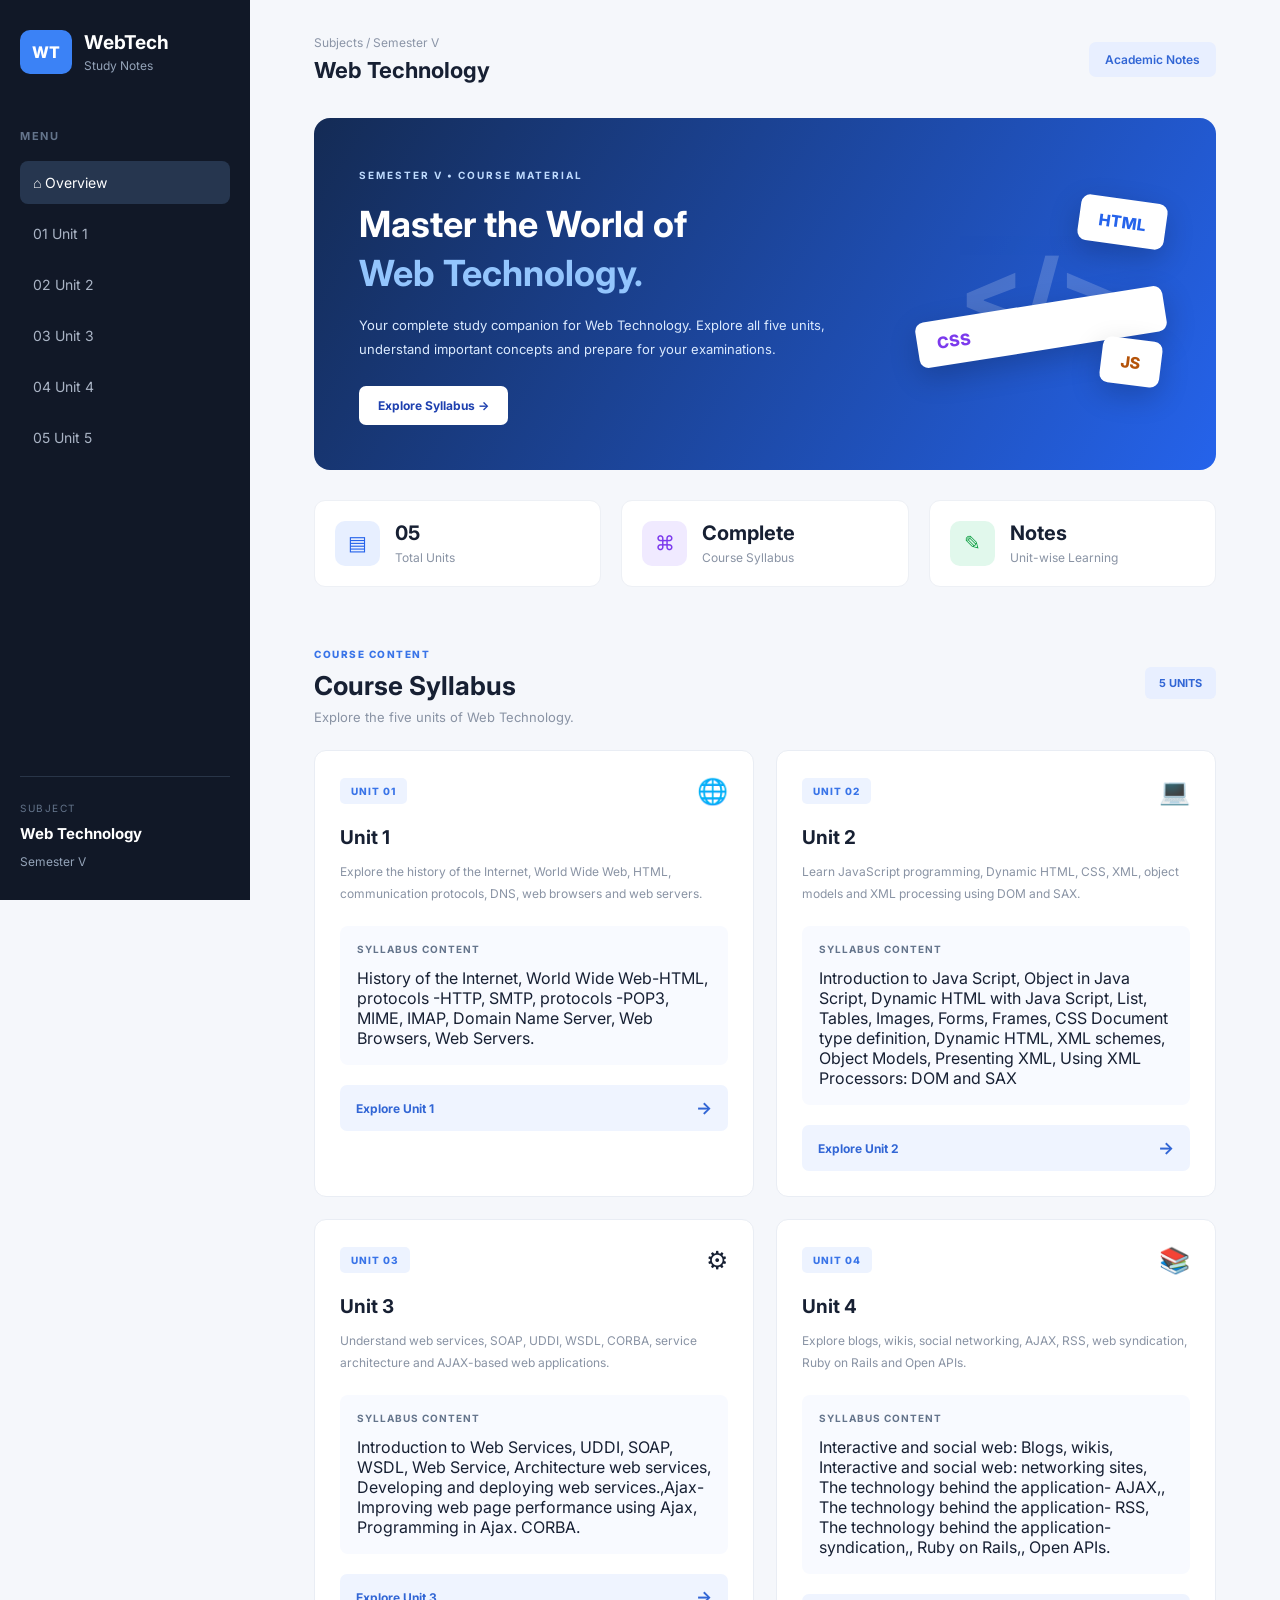
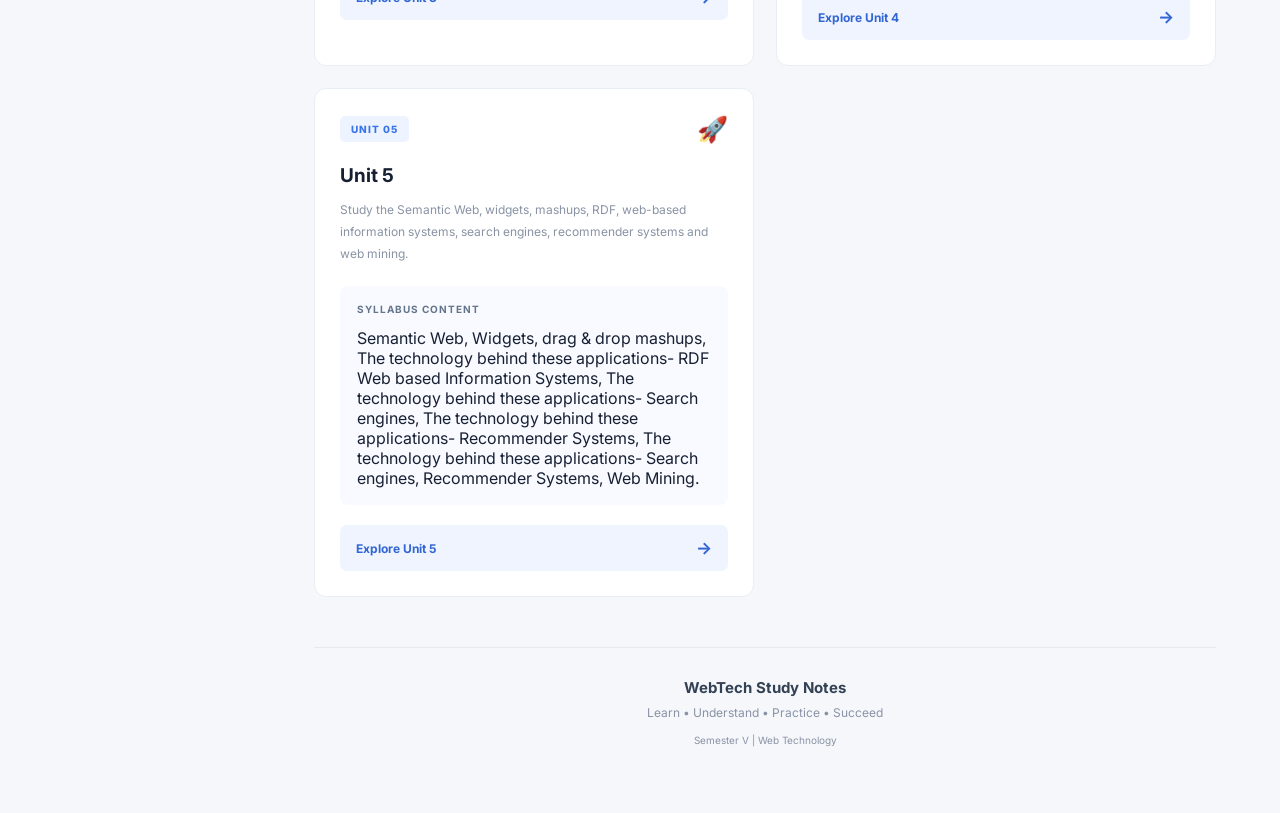
<file: index.html>
<!DOCTYPE html>
<html lang="en">
<head>
    <meta charset="UTF-8">
    <meta name="viewport" content="width=device-width, initial-scale=1.0">
    <title>Web Technology | Study Notes</title>
    <link rel="stylesheet" href="index.css">
</head>

<body>

    <!-- SIDEBAR -->
    <aside class="sidebar">

        <div class="logo">
            <span class="logo-icon">WT</span>
            <div>
                <h2>WebTech</h2>
                <p>Study Notes</p>
            </div>
        </div>

        <nav>
            <p class="nav-heading">MENU</p>

            <a href="#home" class="nav-link active">⌂ Overview</a>
            <a href="#unit1" class="nav-link">01 Unit 1</a>
            <a href="#unit2" class="nav-link">02 Unit 2</a>
            <a href="#unit3" class="nav-link">03 Unit 3</a>
            <a href="#unit4" class="nav-link">04 Unit 4</a>
            <a href="#unit5" class="nav-link">05 Unit 5</a>
        </nav>

        <div class="sidebar-footer">
            <p>SUBJECT</p>
            <h3>Web Technology</h3>
            <span>Semester V</span>
        </div>

    </aside>


    <!-- MAIN CONTENT -->
    <main class="main-content" id="home">

        <header class="topbar">
            <div>
                <p class="breadcrumb">Subjects / Semester V</p>
                <h2>Web Technology</h2>
            </div>

            <div class="top-tag">Academic Notes</div>
        </header>


        <!-- HERO SECTION -->
        <section class="hero">

            <div class="hero-content">
                <span class="hero-label">SEMESTER V • COURSE MATERIAL</span>

                <h1>
                    Master the World of<br>
                    <span>Web Technology.</span>
                </h1>

                <p>
                    Your complete study companion for Web Technology.
                    Explore all five units, understand important concepts
                    and prepare for your examinations.
                </p>

                <a href="#syllabus" class="hero-btn">
                    Explore Syllabus →
                </a>
            </div>

            <div class="hero-decoration">
                <div class="code-symbol">&lt;/&gt;</div>
                <div class="floating-card">HTML</div>
                <div class="floating-card css-card">CSS</div>
                <div class="floating-card js-card">JS</div>
            </div>

        </section>


        <!-- OVERVIEW CARDS -->
        <section class="overview">

            <div class="overview-card">
                <div class="overview-icon blue">▤</div>
                <div>
                    <h3>05</h3>
                    <p>Total Units</p>
                </div>
            </div>

            <div class="overview-card">
                <div class="overview-icon purple">⌘</div>
                <div>
                    <h3>Complete</h3>
                    <p>Course Syllabus</p>
                </div>
            </div>

            <div class="overview-card">
                <div class="overview-icon green">✎</div>
                <div>
                    <h3>Notes</h3>
                    <p>Unit-wise Learning</p>
                </div>
            </div>

        </section>


        <!-- SYLLABUS SECTION -->
        <section class="syllabus-section" id="syllabus">

            <div class="section-heading">
                <div>
                    <span class="section-label">COURSE CONTENT</span>
                    <h2>Course Syllabus</h2>
                    <p>Explore the five units of Web Technology.</p>
                </div>

                <span class="unit-count">5 UNITS</span>
            </div>


            <div class="unit-grid">


                <!-- ================================= -->
                <!-- UNIT 1 - ADD SYLLABUS BELOW       -->
                <!-- ================================= -->

                <article class="unit-card" id="unit1">

                    <div class="unit-header">
                        <span class="unit-number">UNIT 01</span>
                        <span class="unit-icon">🌐</span>
                    </div>

                    <h2>Unit 1</h2>

                    <p class="unit-description">Explore the history of the Internet, World Wide Web, HTML, communication protocols, DNS, web browsers and web servers.
                    </p>

                    <div class="topic-list">
                        <h4>SYLLABUS CONTENT</h4>

                        <!-- ADD UNIT 1 SYLLABUS HERE -->

                        <p class="placeholder">History of the Internet, World Wide Web-HTML, protocols -HTTP, SMTP, protocols -POP3, MIME, IMAP,
Domain Name Server, Web Browsers, Web Servers.
                        </p>

                    </div>

                    <a href="unit1.html" class="unit-btn">
                        Explore Unit 1 <span>→</span>
                    </a>

                </article>


                <!-- ================================= -->
                <!-- UNIT 2 - ADD SYLLABUS BELOW       -->
                <!-- ================================= -->

                <article class="unit-card" id="unit2">

                    <div class="unit-header">
                        <span class="unit-number">UNIT 02</span>
                        <span class="unit-icon">💻</span>
                    </div>

                    <h2>Unit 2</h2>

                    <p class="unit-description">Learn JavaScript programming, Dynamic HTML, CSS, XML, object models and XML processing using DOM and SAX.
                    </p>

                    <div class="topic-list">
                        <h4>SYLLABUS CONTENT</h4>

                        <!-- ADD UNIT 2 SYLLABUS HERE -->

                        <p class="placeholder">
Introduction to Java Script, Object in Java Script, Dynamic HTML with Java Script, List, Tables, Images,
Forms, Frames, CSS Document type definition, Dynamic HTML, XML schemes, Object Models, Presenting
XML, Using XML Processors: DOM and SAX</p>

                    </div>

                    <a href="unit2.html" class="unit-btn">
                        Explore Unit 2 <span>→</span>
                    </a>

                </article>


                <!-- ================================= -->
                <!-- UNIT 3 - ADD SYLLABUS BELOW       -->
                <!-- ================================= -->

                <article class="unit-card" id="unit3">

                    <div class="unit-header">
                        <span class="unit-number">UNIT 03</span>
                        <span class="unit-icon">⚙</span>
                    </div>

                    <h2>Unit 3</h2>

                    <p class="unit-description">Understand web services, SOAP, UDDI, WSDL, CORBA, service architecture and AJAX-based web applications.
                    </p>

                    <div class="topic-list">
                        <h4>SYLLABUS CONTENT</h4>

                        <!-- ADD UNIT 3 SYLLABUS HERE -->

                        <p class="placeholder">
Introduction to Web Services, UDDI, SOAP, WSDL, Web Service, Architecture web services, Developing and
deploying web services.,Ajax-Improving web page performance using Ajax, Programming in Ajax. CORBA.</p>

                    </div>

                    <a href="unit3.html" class="unit-btn">
                        Explore Unit 3 <span>→</span>
                    </a>

                </article>


                <!-- ================================= -->
                <!-- UNIT 4 - ADD SYLLABUS BELOW       -->
                <!-- ================================= -->

                <article class="unit-card" id="unit4">

                    <div class="unit-header">
                        <span class="unit-number">UNIT 04</span>
                        <span class="unit-icon">📚</span>
                    </div>

                    <h2>Unit 4</h2>

                    <p class="unit-description">Explore blogs, wikis, social networking, AJAX, RSS, web syndication, Ruby on Rails and Open APIs.
                    </p>

                    <div class="topic-list">
                        <h4>SYLLABUS CONTENT</h4>

                        <!-- ADD UNIT 4 SYLLABUS HERE -->

                        <p class="placeholder">
Interactive and social web: Blogs, wikis, Interactive and social web: networking sites, The technology behind
the application- AJAX,, The technology behind the application- RSS, The technology behind the application-
syndication,, Ruby on Rails,, Open APIs.</p>

                    </div>

                    <a href="unit4.html" class="unit-btn">
                        Explore Unit 4 <span>→</span>
                    </a>

                </article>


                <!-- ================================= -->
                <!-- UNIT 5 - ADD SYLLABUS BELOW       -->
                <!-- ================================= -->

                <article class="unit-card" id="unit5">

                    <div class="unit-header">
                        <span class="unit-number">UNIT 05</span>
                        <span class="unit-icon">🚀</span>
                    </div>

                    <h2>Unit 5</h2>

                    <p class="unit-description">Study the Semantic Web, widgets, mashups, RDF, web-based information systems, search engines, recommender systems and web mining.
                    </p>

                    <div class="topic-list">
                        <h4>SYLLABUS CONTENT</h4>

                        <p class="placeholder">Semantic Web, Widgets, drag & drop mashups, The technology behind these applications- RDF Web based
Information Systems, The technology behind these applications- Search engines, The technology behind
these applications- Recommender Systems, The technology behind these applications- Search engines,
Recommender Systems, Web Mining.
                        </p>

                    </div>

                    <a href="unit5.html" class="unit-btn">
                        Explore Unit 5 <span>→</span>
                    </a>

                </article>


            </div>
        </section>

        <footer>
            <h3>WebTech Study Notes</h3>
            <p>Learn • Understand • Practice • Succeed</p>
            <span>Semester V | Web Technology</span>
        </footer>

    </main>

</body>
</html>
</file>
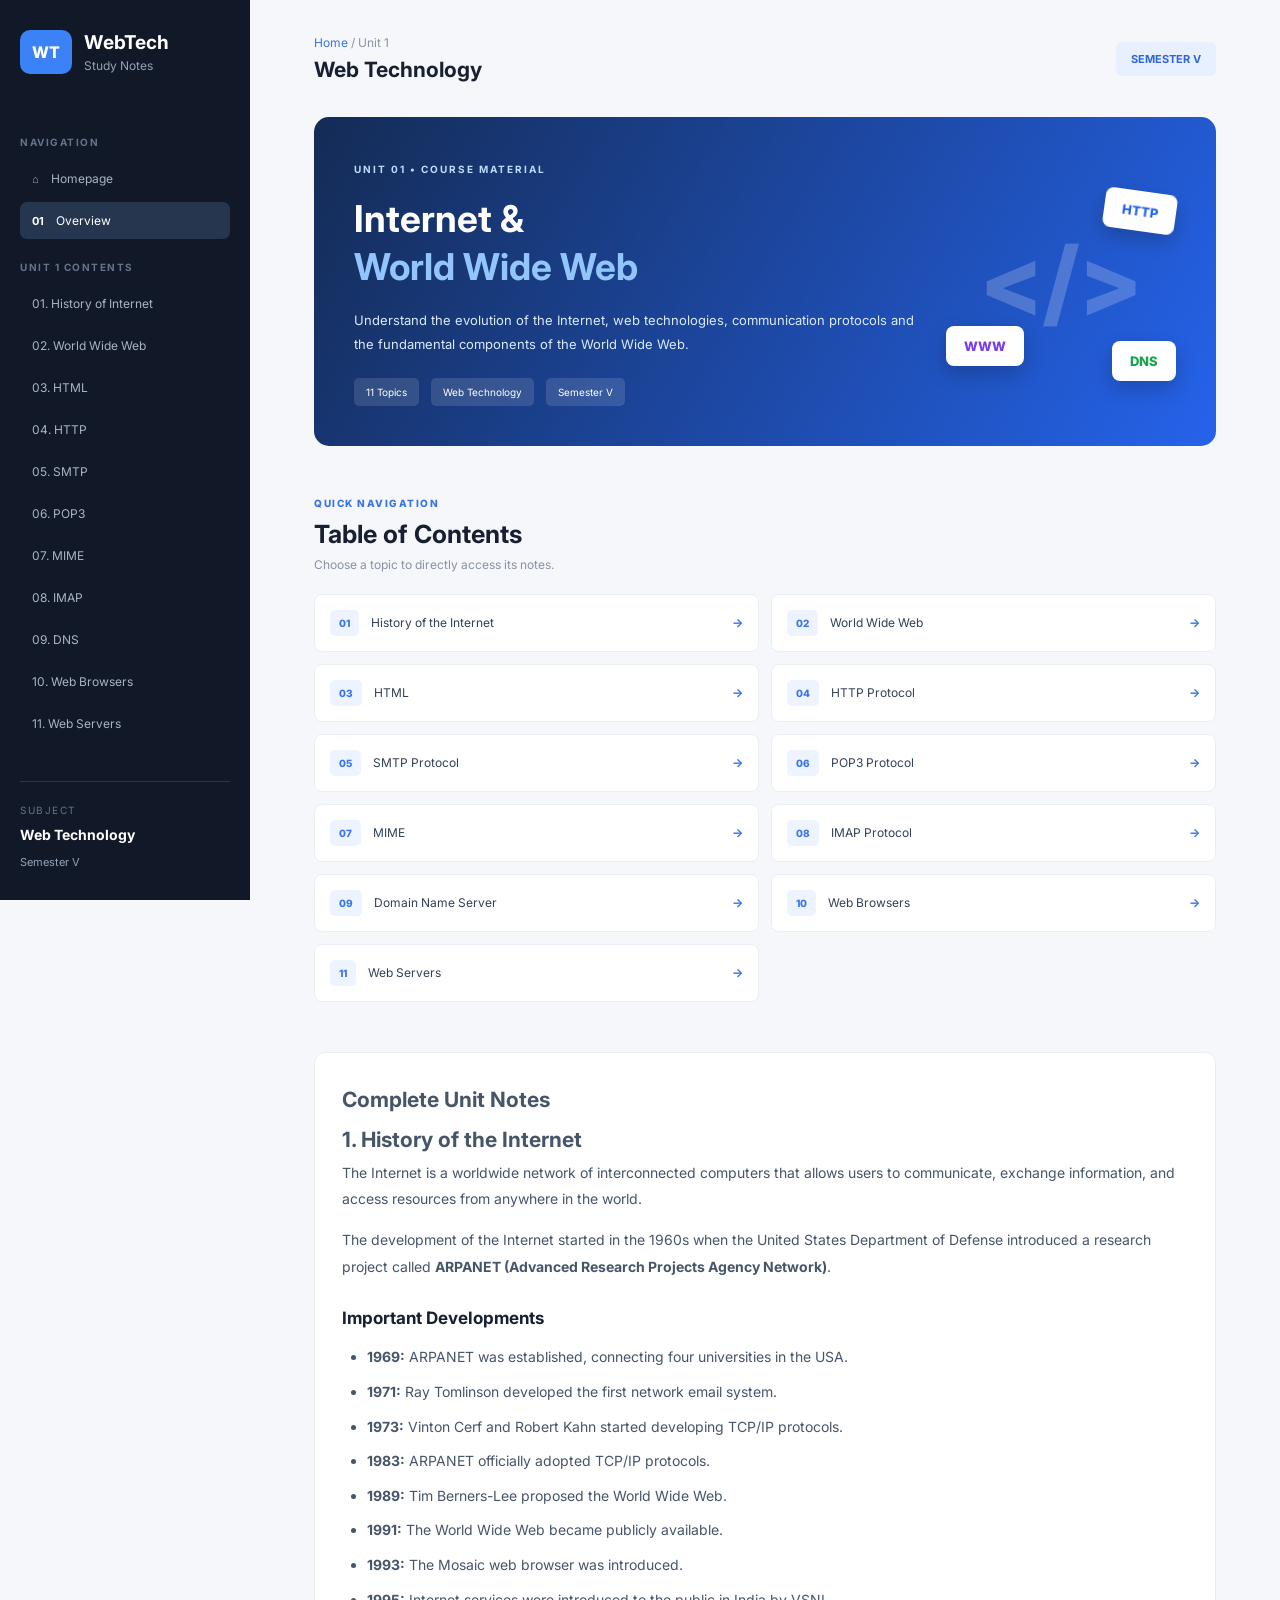
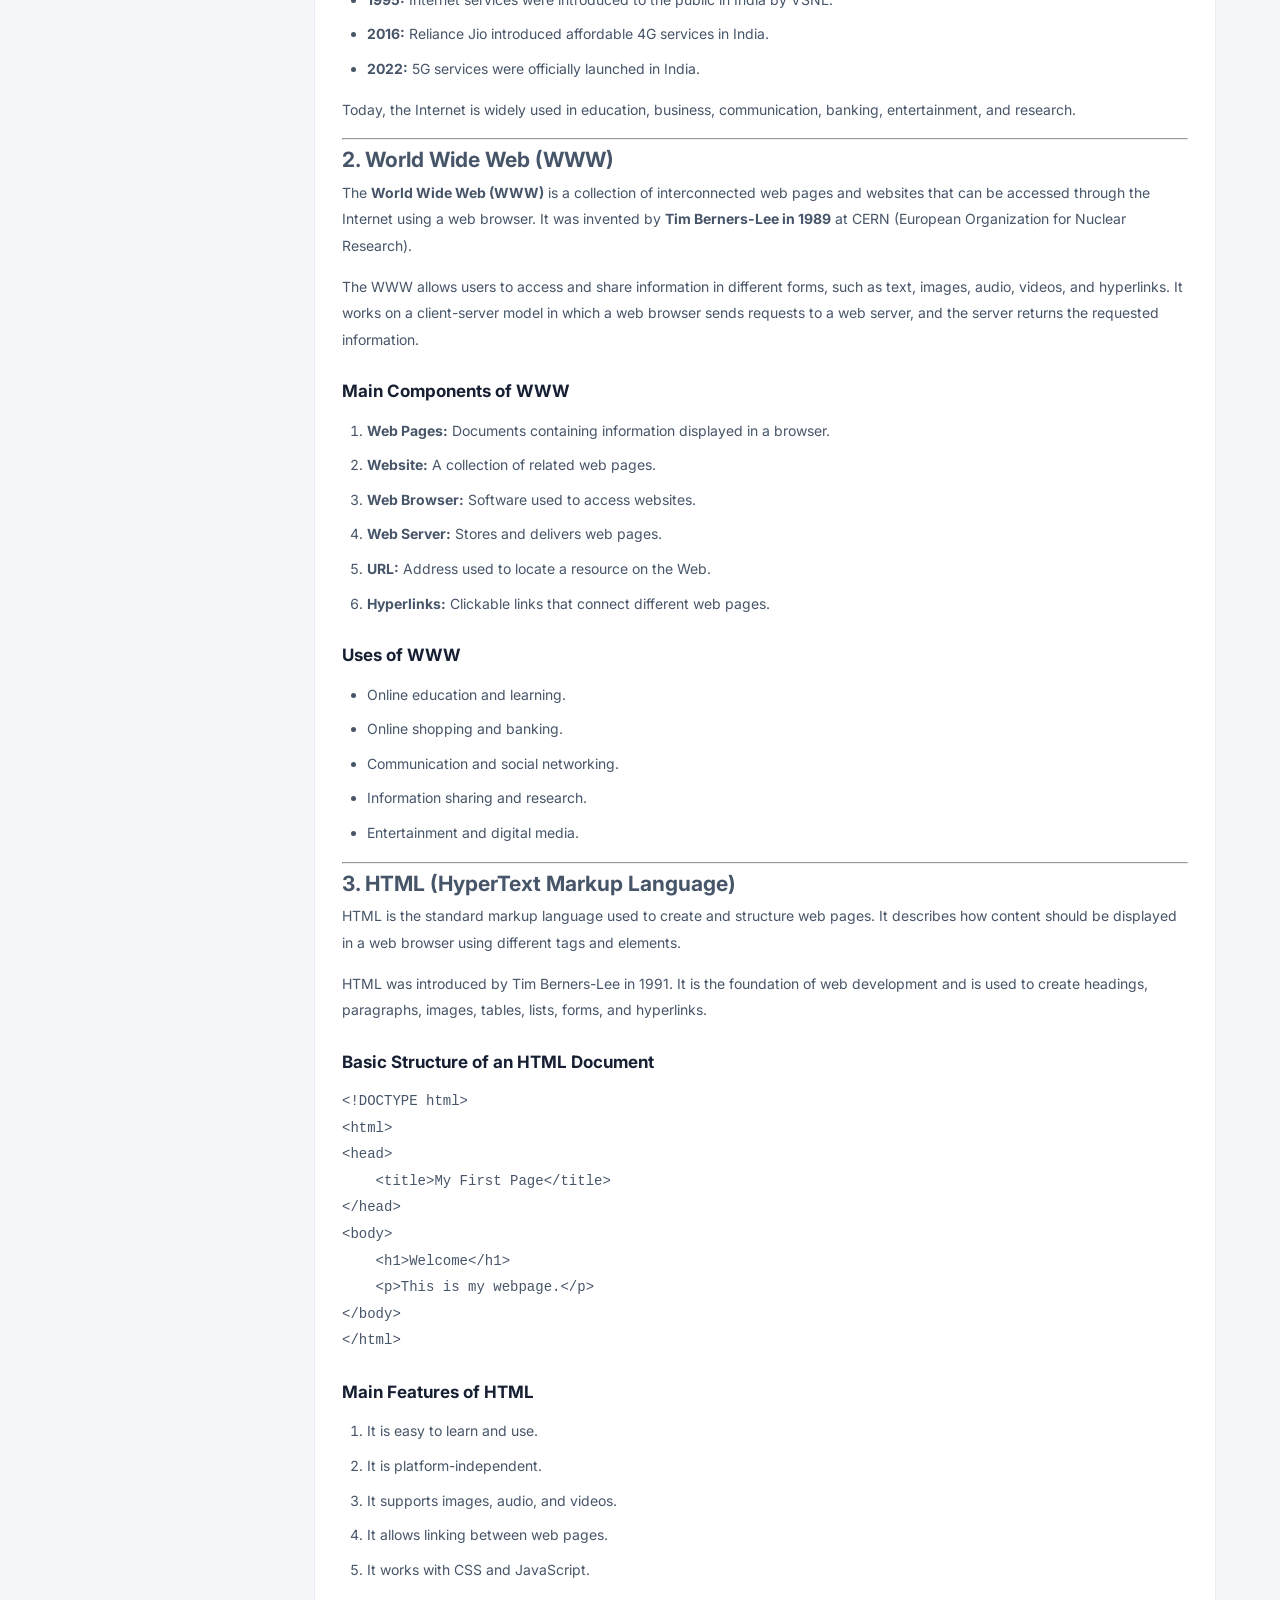
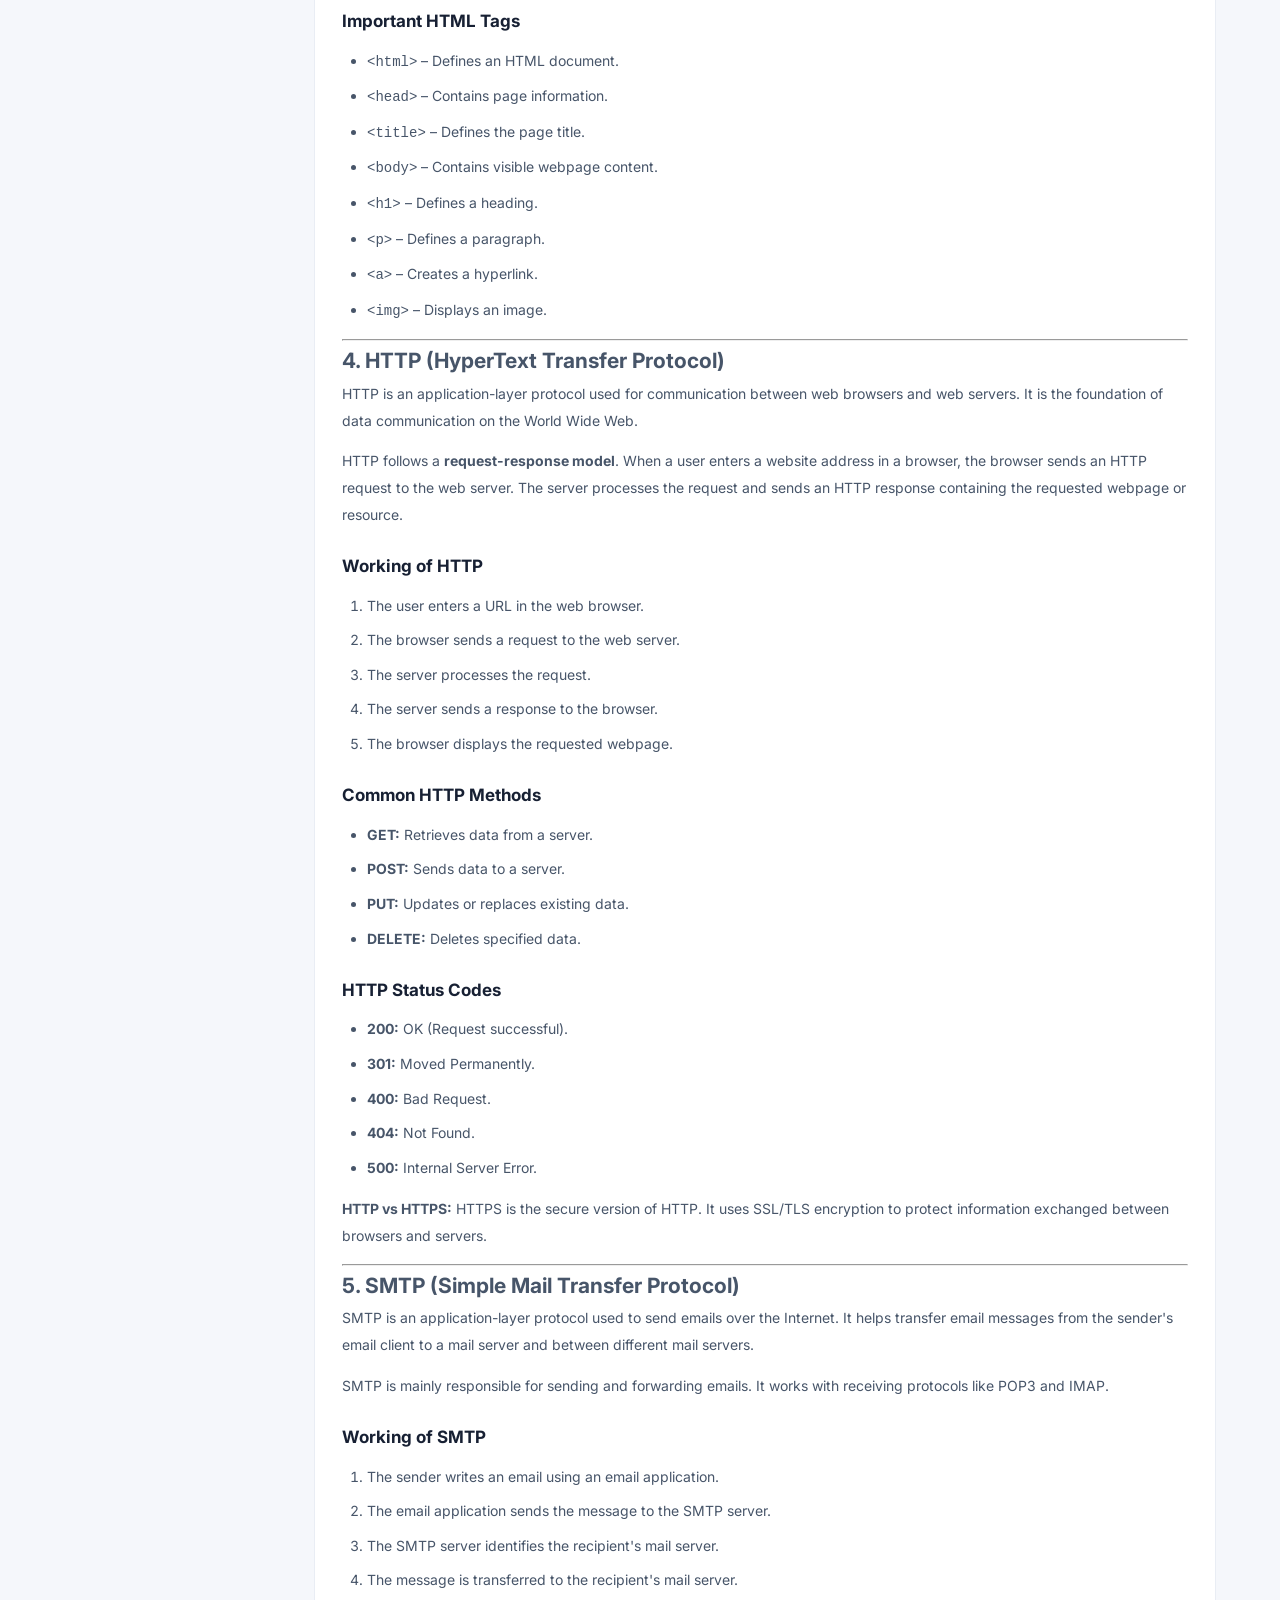
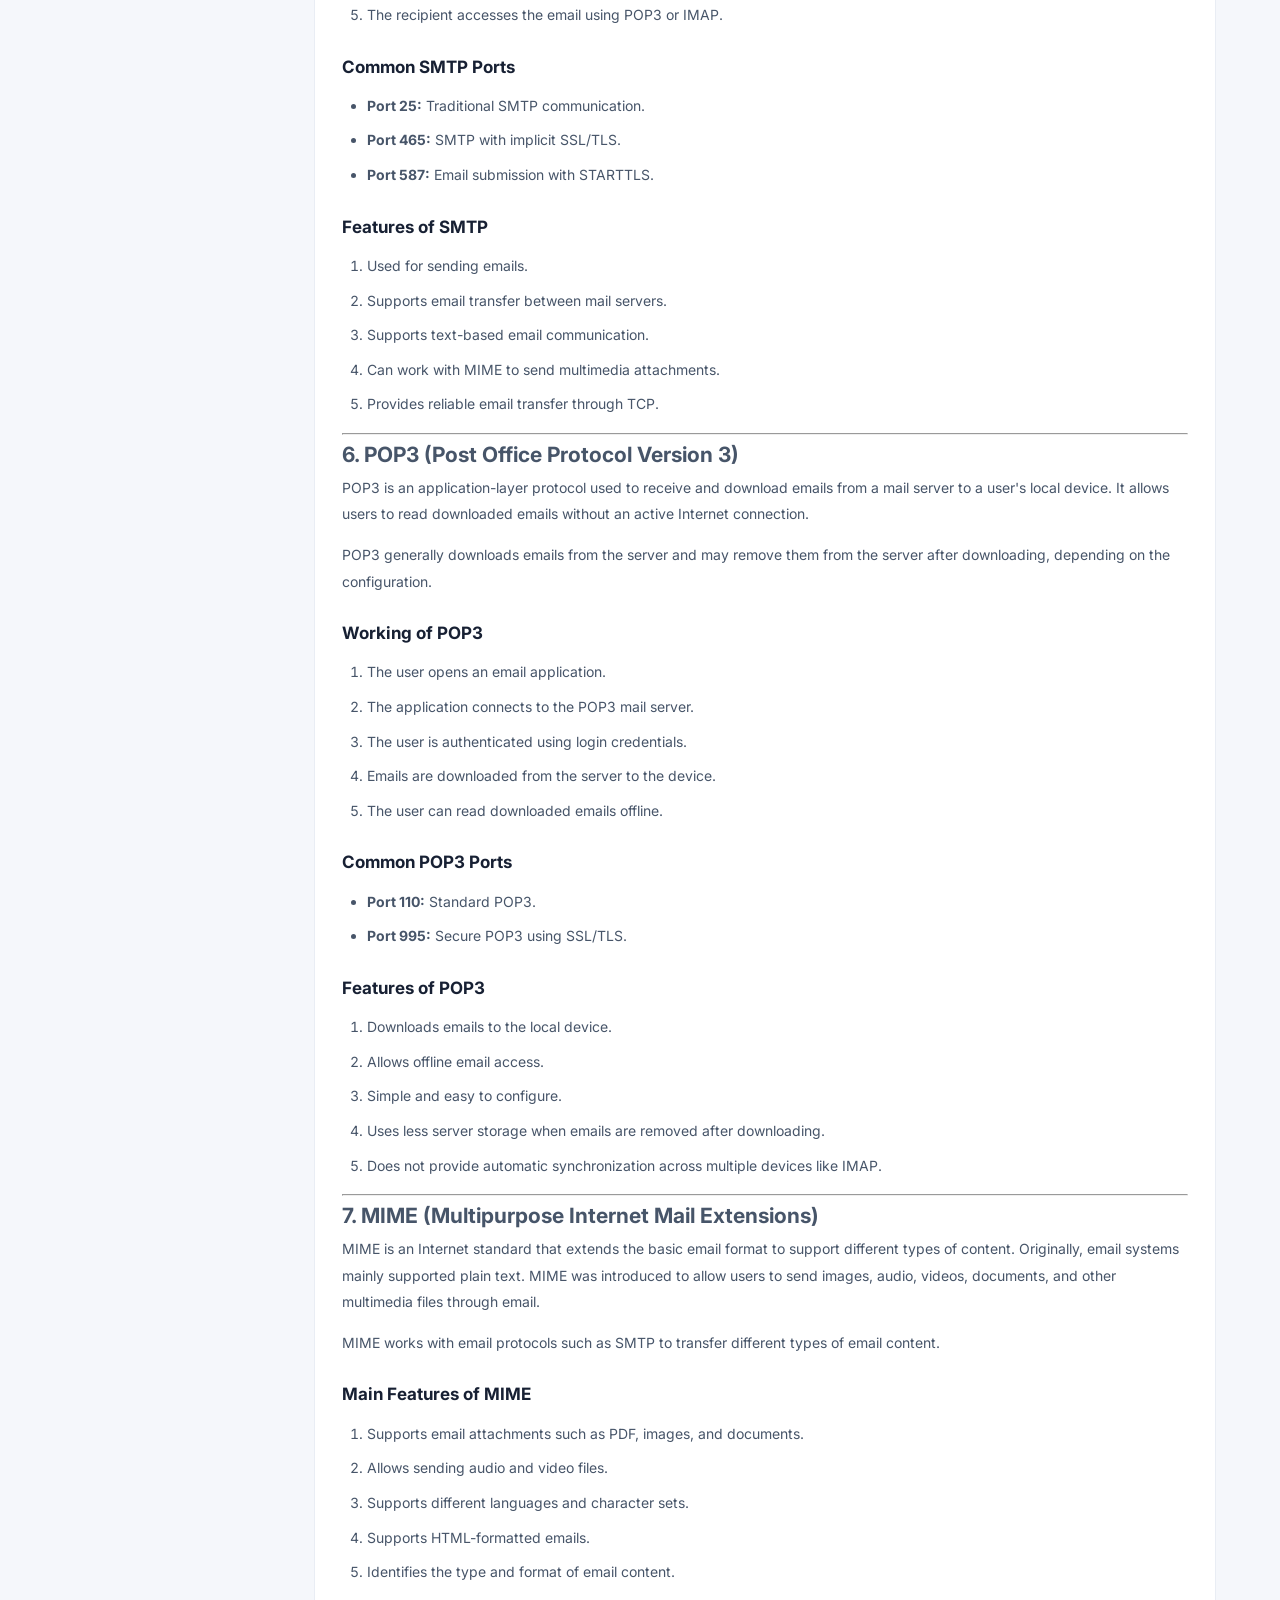
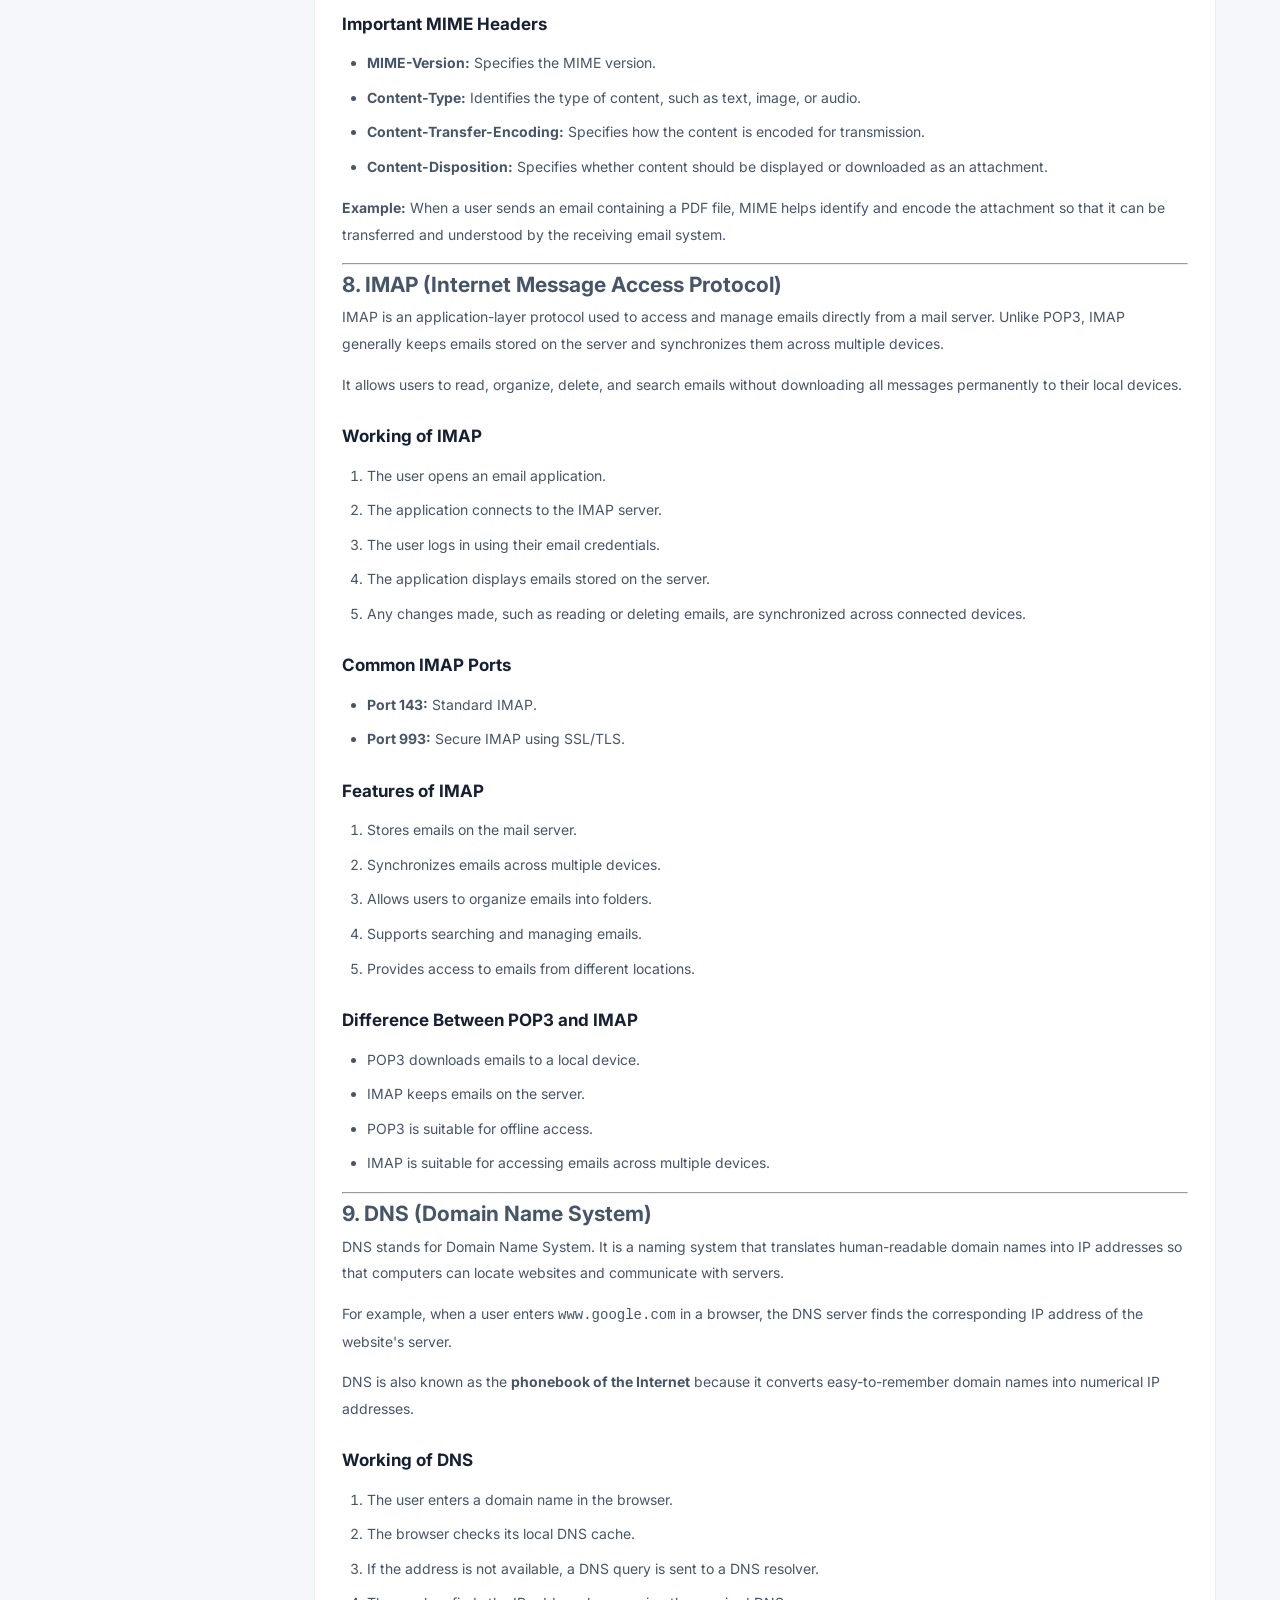
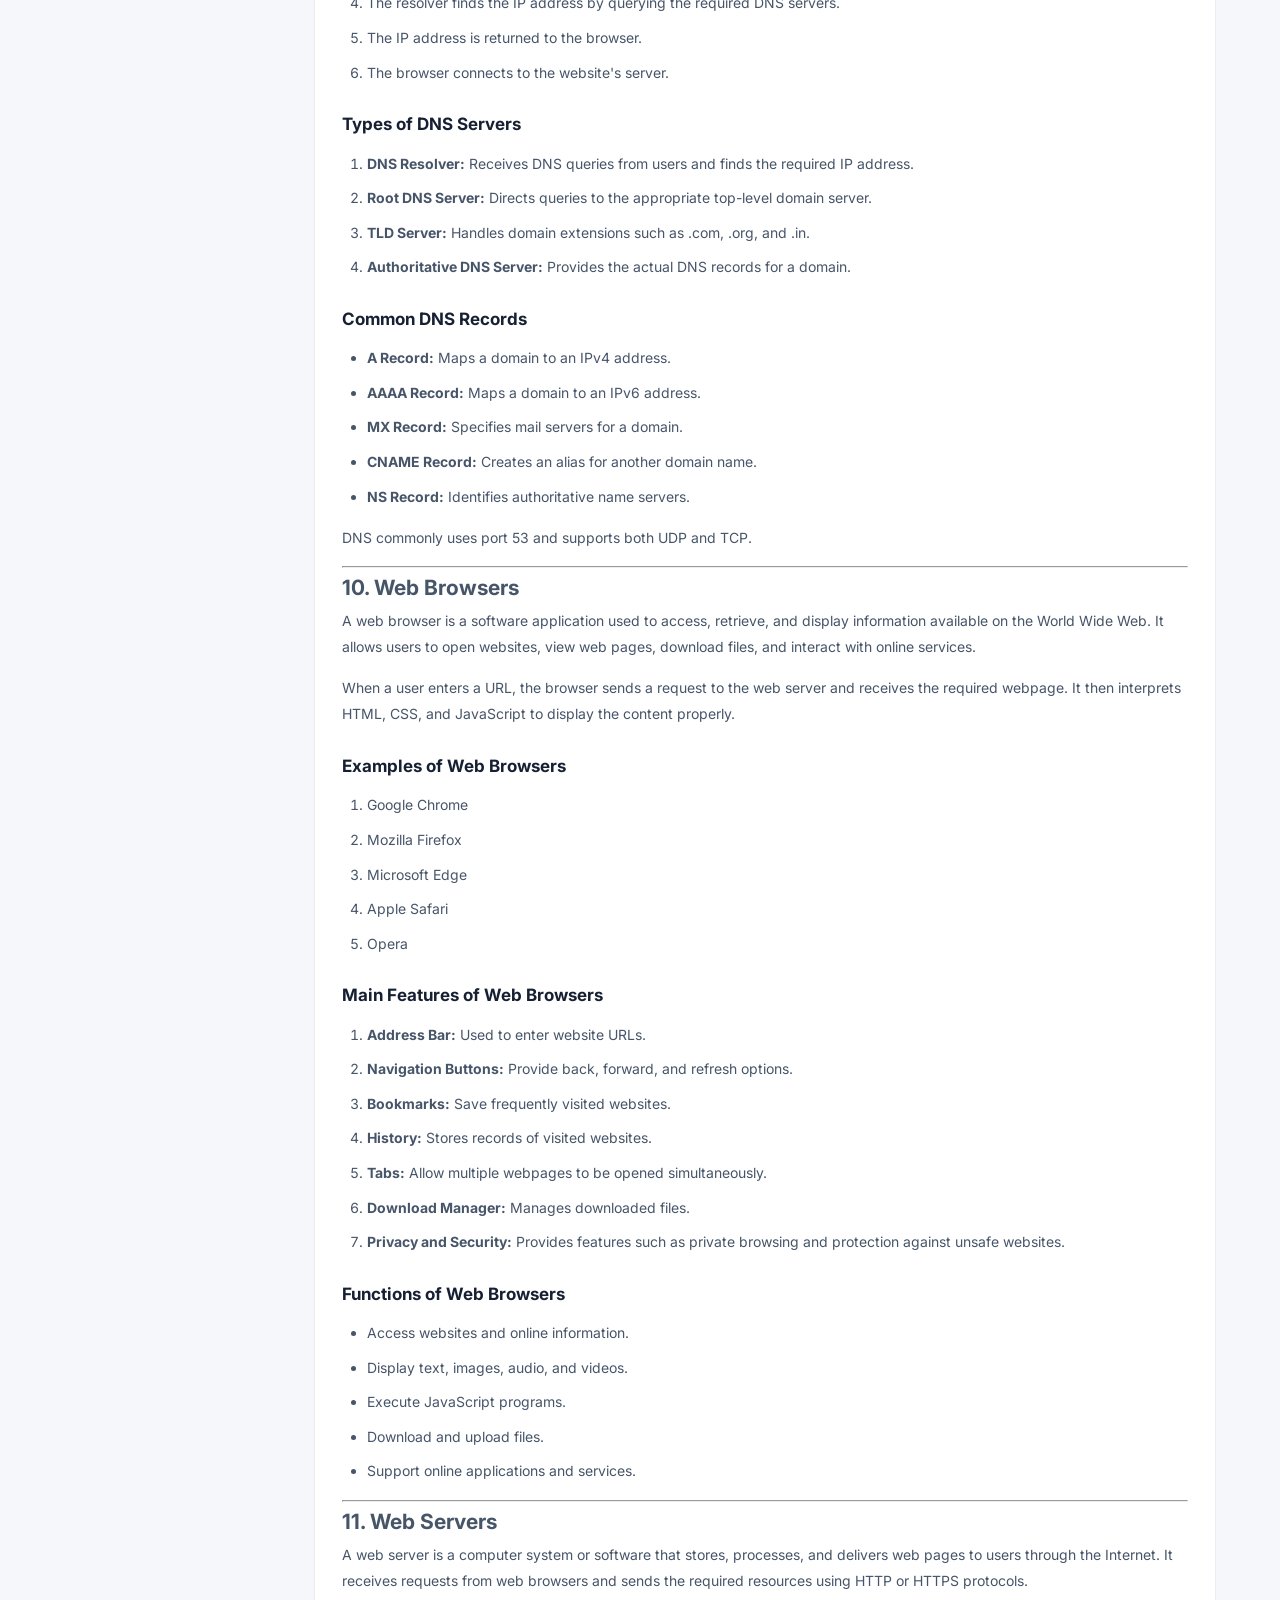
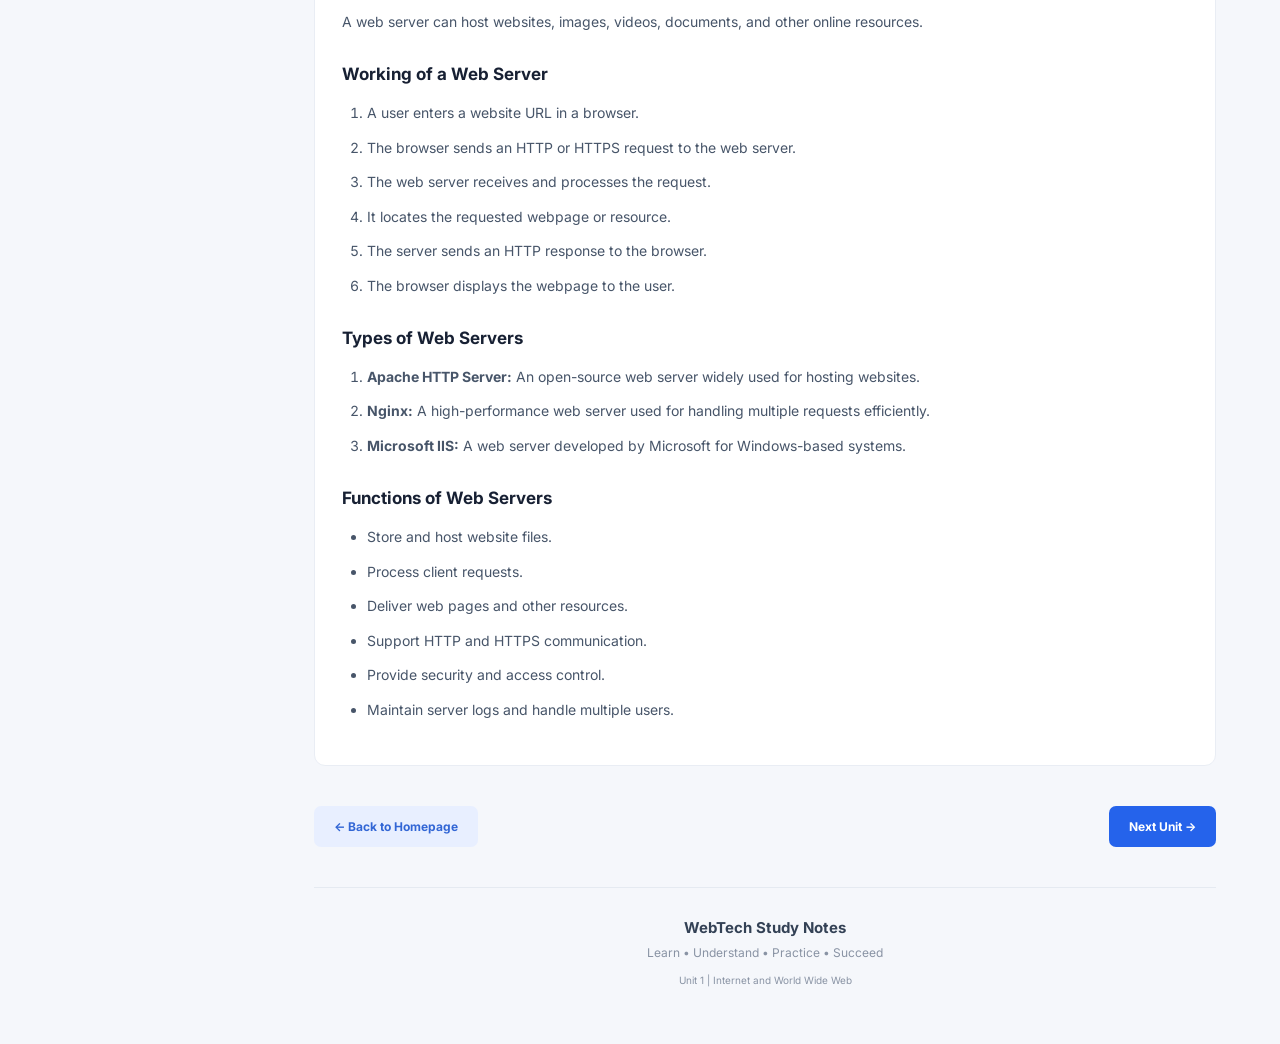
<file: unit1.html>
<!DOCTYPE html>
<html lang="en">

<head>
    <meta charset="UTF-8">
    <meta name="viewport" content="width=device-width, initial-scale=1.0">

    <title>Unit 1 | Web Technology</title>

    <link rel="stylesheet" href="unit1.css">
</head>

<body>

    <!-- SIDEBAR -->
    <aside class="sidebar">

        <div class="logo">
            <div class="logo-icon">WT</div>
            <div>
                <h2>WebTech</h2>
                <p>Study Notes</p>
            </div>
        </div>

        <nav>
            <p class="nav-heading">NAVIGATION</p>

            <a href="index.html" class="nav-link">
                <span>⌂</span> Homepage
            </a>

            <a href="#overview" class="nav-link active">
                <span>01</span> Overview
            </a>

            <p class="nav-heading">UNIT 1 CONTENTS</p>

            <a href="#topic1" class="nav-link">01. History of Internet</a>
            <a href="#topic2" class="nav-link">02. World Wide Web</a>
            <a href="#topic3" class="nav-link">03. HTML</a>
            <a href="#topic4" class="nav-link">04. HTTP</a>
            <a href="#topic5" class="nav-link">05. SMTP</a>
            <a href="#topic6" class="nav-link">06. POP3</a>
            <a href="#topic7" class="nav-link">07. MIME</a>
            <a href="#topic8" class="nav-link">08. IMAP</a>
            <a href="#topic9" class="nav-link">09. DNS</a>
            <a href="#topic10" class="nav-link">10. Web Browsers</a>
            <a href="#topic11" class="nav-link">11. Web Servers</a>

        </nav>

        <div class="sidebar-footer">
            <p>SUBJECT</p>
            <h3>Web Technology</h3>
            <span>Semester V</span>
        </div>

    </aside>


    <!-- MAIN CONTENT -->
    <main class="main-content">

        <!-- TOP HEADER -->
        <header class="topbar">

            <div>
                <p class="breadcrumb">
                    <a href="index.html">Home</a> / Unit 1
                </p>

                <h2>Web Technology</h2>
            </div>

            <div class="top-tag">SEMESTER V</div>

        </header>


        <!-- UNIT INTRODUCTION -->
        <section class="hero" id="overview">

            <div class="hero-content">

                <span class="hero-label">
                    UNIT 01 • COURSE MATERIAL
                </span>

                <h1>Internet &<br>
                    <span>World Wide Web</span>
                </h1>

                <p>
                    Understand the evolution of the Internet, web
                    technologies, communication protocols and the
                    fundamental components of the World Wide Web.
                </p>

                <div class="hero-info">
                    <span>11 Topics</span>
                    <span>Web Technology</span>
                    <span>Semester V</span>
                </div>

            </div>

            <div class="hero-visual">
                <div class="code-icon">&lt;/&gt;</div>
                <div class="floating-item item1">HTTP</div>
                <div class="floating-item item2">WWW</div>
                <div class="floating-item item3">DNS</div>
            </div>

        </section>


        <!-- TABLE OF CONTENTS -->
        <section class="toc-section">

            <div class="section-heading">
                <span class="section-label">QUICK NAVIGATION</span>
                <h2>Table of Contents</h2>
                <p>Choose a topic to directly access its notes.</p>
            </div>

            <div class="toc-grid">

                <a href="#topic1" class="toc-item">
                    <span>01</span>
                    History of the Internet
                    <b>→</b>
                </a>

                <a href="#topic2" class="toc-item">
                    <span>02</span>
                    World Wide Web
                    <b>→</b>
                </a>

                <a href="#topic3" class="toc-item">
                    <span>03</span>
                    HTML
                    <b>→</b>
                </a>

                <a href="#topic4" class="toc-item">
                    <span>04</span>
                    HTTP Protocol
                    <b>→</b>
                </a>

                <a href="#topic5" class="toc-item">
                    <span>05</span>
                    SMTP Protocol
                    <b>→</b>
                </a>

                <a href="#topic6" class="toc-item">
                    <span>06</span>
                    POP3 Protocol
                    <b>→</b>
                </a>

                <a href="#topic7" class="toc-item">
                    <span>07</span>
                    MIME
                    <b>→</b>
                </a>

                <a href="#topic8" class="toc-item">
                    <span>08</span>
                    IMAP Protocol
                    <b>→</b>
                </a>

                <a href="#topic9" class="toc-item">
                    <span>09</span>
                    Domain Name Server
                    <b>→</b>
                </a>

                <a href="#topic10" class="toc-item">
                    <span>10</span>
                    Web Browsers
                    <b>→</b>
                </a>

                <a href="#topic11" class="toc-item">
                    <span>11</span>
                    Web Servers
                    <b>→</b>
                </a>

            </div>

        </section>

<!-- SINGLE NOTES SECTION -->
<section class="topic-card" id="unit-notes">

    <div class="topic-content">

        <h2>Complete Unit Notes</h2>

        <!-- ADD ALL YOUR UNIT NOTES HERE -->

        <div class="notes-placeholder">
            
    <h2>1. History of the Internet</h2>

    <p>The Internet is a worldwide network of interconnected computers that allows users to communicate, exchange information, and access resources from anywhere in the world.</p>

    <p>The development of the Internet started in the 1960s when the United States Department of Defense introduced a research project called <strong>ARPANET (Advanced Research Projects Agency Network)</strong>.</p>

    <h3>Important Developments</h3>
    <ul>
        <li><strong>1969:</strong> ARPANET was established, connecting four universities in the USA.</li>
        <li><strong>1971:</strong> Ray Tomlinson developed the first network email system.</li>
        <li><strong>1973:</strong> Vinton Cerf and Robert Kahn started developing TCP/IP protocols.</li>
        <li><strong>1983:</strong> ARPANET officially adopted TCP/IP protocols.</li>
        <li><strong>1989:</strong> Tim Berners-Lee proposed the World Wide Web.</li>
        <li><strong>1991:</strong> The World Wide Web became publicly available.</li>
        <li><strong>1993:</strong> The Mosaic web browser was introduced.</li>
        <li><strong>1995:</strong> Internet services were introduced to the public in India by VSNL.</li>
        <li><strong>2016:</strong> Reliance Jio introduced affordable 4G services in India.</li>
        <li><strong>2022:</strong> 5G services were officially launched in India.</li>
    </ul>

    <p>Today, the Internet is widely used in education, business, communication, banking, entertainment, and research.</p>

    <hr>

    <h2>2. World Wide Web (WWW)</h2>

    <p>The <strong>World Wide Web (WWW)</strong> is a collection of interconnected web pages and websites that can be accessed through the Internet using a web browser. It was invented by <strong>Tim Berners-Lee in 1989</strong> at CERN (European Organization for Nuclear Research).</p>

    <p>The WWW allows users to access and share information in different forms, such as text, images, audio, videos, and hyperlinks. It works on a client-server model in which a web browser sends requests to a web server, and the server returns the requested information.</p>

    <h3>Main Components of WWW</h3>
    <ol>
        <li><strong>Web Pages:</strong> Documents containing information displayed in a browser.</li>
        <li><strong>Website:</strong> A collection of related web pages.</li>
        <li><strong>Web Browser:</strong> Software used to access websites.</li>
        <li><strong>Web Server:</strong> Stores and delivers web pages.</li>
        <li><strong>URL:</strong> Address used to locate a resource on the Web.</li>
        <li><strong>Hyperlinks:</strong> Clickable links that connect different web pages.</li>
    </ol>

    <h3>Uses of WWW</h3>
    <ul>
        <li>Online education and learning.</li>
        <li>Online shopping and banking.</li>
        <li>Communication and social networking.</li>
        <li>Information sharing and research.</li>
        <li>Entertainment and digital media.</li>
    </ul>

    <hr>

    <h2>3. HTML (HyperText Markup Language)</h2>

    <p>HTML is the standard markup language used to create and structure web pages. It describes how content should be displayed in a web browser using different tags and elements.</p>

    <p>HTML was introduced by Tim Berners-Lee in 1991. It is the foundation of web development and is used to create headings, paragraphs, images, tables, lists, forms, and hyperlinks.</p>

    <h3>Basic Structure of an HTML Document</h3>
    <pre><code>&lt;!DOCTYPE html&gt;
&lt;html&gt;
&lt;head&gt;
    &lt;title&gt;My First Page&lt;/title&gt;
&lt;/head&gt;
&lt;body&gt;
    &lt;h1&gt;Welcome&lt;/h1&gt;
    &lt;p&gt;This is my webpage.&lt;/p&gt;
&lt;/body&gt;
&lt;/html&gt;</code></pre>

    <h3>Main Features of HTML</h3>
    <ol>
        <li>It is easy to learn and use.</li>
        <li>It is platform-independent.</li>
        <li>It supports images, audio, and videos.</li>
        <li>It allows linking between web pages.</li>
        <li>It works with CSS and JavaScript.</li>
    </ol>

    <h3>Important HTML Tags</h3>
    <ul>
        <li><code>&lt;html&gt;</code> – Defines an HTML document.</li>
        <li><code>&lt;head&gt;</code> – Contains page information.</li>
        <li><code>&lt;title&gt;</code> – Defines the page title.</li>
        <li><code>&lt;body&gt;</code> – Contains visible webpage content.</li>
        <li><code>&lt;h1&gt;</code> – Defines a heading.</li>
        <li><code>&lt;p&gt;</code> – Defines a paragraph.</li>
        <li><code>&lt;a&gt;</code> – Creates a hyperlink.</li>
        <li><code>&lt;img&gt;</code> – Displays an image.</li>
    </ul>

    <hr>

    <h2>4. HTTP (HyperText Transfer Protocol)</h2>

    <p>HTTP is an application-layer protocol used for communication between web browsers and web servers. It is the foundation of data communication on the World Wide Web.</p>

    <p>HTTP follows a <strong>request-response model</strong>. When a user enters a website address in a browser, the browser sends an HTTP request to the web server. The server processes the request and sends an HTTP response containing the requested webpage or resource.</p>

    <h3>Working of HTTP</h3>
    <ol>
        <li>The user enters a URL in the web browser.</li>
        <li>The browser sends a request to the web server.</li>
        <li>The server processes the request.</li>
        <li>The server sends a response to the browser.</li>
        <li>The browser displays the requested webpage.</li>
    </ol>

    <h3>Common HTTP Methods</h3>
    <ul>
        <li><strong>GET:</strong> Retrieves data from a server.</li>
        <li><strong>POST:</strong> Sends data to a server.</li>
        <li><strong>PUT:</strong> Updates or replaces existing data.</li>
        <li><strong>DELETE:</strong> Deletes specified data.</li>
    </ul>

    <h3>HTTP Status Codes</h3>
    <ul>
        <li><strong>200:</strong> OK (Request successful).</li>
        <li><strong>301:</strong> Moved Permanently.</li>
        <li><strong>400:</strong> Bad Request.</li>
        <li><strong>404:</strong> Not Found.</li>
        <li><strong>500:</strong> Internal Server Error.</li>
    </ul>

    <p><strong>HTTP vs HTTPS:</strong> HTTPS is the secure version of HTTP. It uses SSL/TLS encryption to protect information exchanged between browsers and servers.</p>

    <hr>

    <h2>5. SMTP (Simple Mail Transfer Protocol)</h2>

    <p>SMTP is an application-layer protocol used to send emails over the Internet. It helps transfer email messages from the sender's email client to a mail server and between different mail servers.</p>

    <p>SMTP is mainly responsible for sending and forwarding emails. It works with receiving protocols like POP3 and IMAP.</p>

    <h3>Working of SMTP</h3>
    <ol>
        <li>The sender writes an email using an email application.</li>
        <li>The email application sends the message to the SMTP server.</li>
        <li>The SMTP server identifies the recipient's mail server.</li>
        <li>The message is transferred to the recipient's mail server.</li>
        <li>The recipient accesses the email using POP3 or IMAP.</li>
    </ol>

    <h3>Common SMTP Ports</h3>
    <ul>
        <li><strong>Port 25:</strong> Traditional SMTP communication.</li>
        <li><strong>Port 465:</strong> SMTP with implicit SSL/TLS.</li>
        <li><strong>Port 587:</strong> Email submission with STARTTLS.</li>
    </ul>

    <h3>Features of SMTP</h3>
    <ol>
        <li>Used for sending emails.</li>
        <li>Supports email transfer between mail servers.</li>
        <li>Supports text-based email communication.</li>
        <li>Can work with MIME to send multimedia attachments.</li>
        <li>Provides reliable email transfer through TCP.</li>
    </ol>

    <hr>

    <h2>6. POP3 (Post Office Protocol Version 3)</h2>

    <p>POP3 is an application-layer protocol used to receive and download emails from a mail server to a user's local device. It allows users to read downloaded emails without an active Internet connection.</p>

    <p>POP3 generally downloads emails from the server and may remove them from the server after downloading, depending on the configuration.</p>

    <h3>Working of POP3</h3>
    <ol>
        <li>The user opens an email application.</li>
        <li>The application connects to the POP3 mail server.</li>
        <li>The user is authenticated using login credentials.</li>
        <li>Emails are downloaded from the server to the device.</li>
        <li>The user can read downloaded emails offline.</li>
    </ol>

    <h3>Common POP3 Ports</h3>
    <ul>
        <li><strong>Port 110:</strong> Standard POP3.</li>
        <li><strong>Port 995:</strong> Secure POP3 using SSL/TLS.</li>
    </ul>

    <h3>Features of POP3</h3>
    <ol>
        <li>Downloads emails to the local device.</li>
        <li>Allows offline email access.</li>
        <li>Simple and easy to configure.</li>
        <li>Uses less server storage when emails are removed after downloading.</li>
        <li>Does not provide automatic synchronization across multiple devices like IMAP.</li>
    </ol>

    <hr>

    <h2>7. MIME (Multipurpose Internet Mail Extensions)</h2>

    <p>MIME is an Internet standard that extends the basic email format to support different types of content. Originally, email systems mainly supported plain text. MIME was introduced to allow users to send images, audio, videos, documents, and other multimedia files through email.</p>

    <p>MIME works with email protocols such as SMTP to transfer different types of email content.</p>

    <h3>Main Features of MIME</h3>
    <ol>
        <li>Supports email attachments such as PDF, images, and documents.</li>
        <li>Allows sending audio and video files.</li>
        <li>Supports different languages and character sets.</li>
        <li>Supports HTML-formatted emails.</li>
        <li>Identifies the type and format of email content.</li>
    </ol>

    <h3>Important MIME Headers</h3>
    <ul>
        <li><strong>MIME-Version:</strong> Specifies the MIME version.</li>
        <li><strong>Content-Type:</strong> Identifies the type of content, such as text, image, or audio.</li>
        <li><strong>Content-Transfer-Encoding:</strong> Specifies how the content is encoded for transmission.</li>
        <li><strong>Content-Disposition:</strong> Specifies whether content should be displayed or downloaded as an attachment.</li>
    </ul>

    <p><strong>Example:</strong> When a user sends an email containing a PDF file, MIME helps identify and encode the attachment so that it can be transferred and understood by the receiving email system.</p>

    <hr>

    <h2>8. IMAP (Internet Message Access Protocol)</h2>

    <p>IMAP is an application-layer protocol used to access and manage emails directly from a mail server. Unlike POP3, IMAP generally keeps emails stored on the server and synchronizes them across multiple devices.</p>

    <p>It allows users to read, organize, delete, and search emails without downloading all messages permanently to their local devices.</p>

    <h3>Working of IMAP</h3>
    <ol>
        <li>The user opens an email application.</li>
        <li>The application connects to the IMAP server.</li>
        <li>The user logs in using their email credentials.</li>
        <li>The application displays emails stored on the server.</li>
        <li>Any changes made, such as reading or deleting emails, are synchronized across connected devices.</li>
    </ol>

    <h3>Common IMAP Ports</h3>
    <ul>
        <li><strong>Port 143:</strong> Standard IMAP.</li>
        <li><strong>Port 993:</strong> Secure IMAP using SSL/TLS.</li>
    </ul>

    <h3>Features of IMAP</h3>
    <ol>
        <li>Stores emails on the mail server.</li>
        <li>Synchronizes emails across multiple devices.</li>
        <li>Allows users to organize emails into folders.</li>
        <li>Supports searching and managing emails.</li>
        <li>Provides access to emails from different locations.</li>
    </ol>

    <h3>Difference Between POP3 and IMAP</h3>
    <ul>
        <li>POP3 downloads emails to a local device.</li>
        <li>IMAP keeps emails on the server.</li>
        <li>POP3 is suitable for offline access.</li>
        <li>IMAP is suitable for accessing emails across multiple devices.</li>
    </ul>

    <hr>

    <h2>9. DNS (Domain Name System)</h2>

    <p>DNS stands for Domain Name System. It is a naming system that translates human-readable domain names into IP addresses so that computers can locate websites and communicate with servers.</p>

    <p>For example, when a user enters <code>www.google.com</code> in a browser, the DNS server finds the corresponding IP address of the website's server.</p>

    <p>DNS is also known as the <strong>phonebook of the Internet</strong> because it converts easy-to-remember domain names into numerical IP addresses.</p>

    <h3>Working of DNS</h3>
    <ol>
        <li>The user enters a domain name in the browser.</li>
        <li>The browser checks its local DNS cache.</li>
        <li>If the address is not available, a DNS query is sent to a DNS resolver.</li>
        <li>The resolver finds the IP address by querying the required DNS servers.</li>
        <li>The IP address is returned to the browser.</li>
        <li>The browser connects to the website's server.</li>
    </ol>

    <h3>Types of DNS Servers</h3>
    <ol>
        <li><strong>DNS Resolver:</strong> Receives DNS queries from users and finds the required IP address.</li>
        <li><strong>Root DNS Server:</strong> Directs queries to the appropriate top-level domain server.</li>
        <li><strong>TLD Server:</strong> Handles domain extensions such as .com, .org, and .in.</li>
        <li><strong>Authoritative DNS Server:</strong> Provides the actual DNS records for a domain.</li>
    </ol>

    <h3>Common DNS Records</h3>
    <ul>
        <li><strong>A Record:</strong> Maps a domain to an IPv4 address.</li>
        <li><strong>AAAA Record:</strong> Maps a domain to an IPv6 address.</li>
        <li><strong>MX Record:</strong> Specifies mail servers for a domain.</li>
        <li><strong>CNAME Record:</strong> Creates an alias for another domain name.</li>
        <li><strong>NS Record:</strong> Identifies authoritative name servers.</li>
    </ul>

    <p>DNS commonly uses port 53 and supports both UDP and TCP.</p>

    <hr>

    <h2>10. Web Browsers</h2>

    <p>A web browser is a software application used to access, retrieve, and display information available on the World Wide Web. It allows users to open websites, view web pages, download files, and interact with online services.</p>

    <p>When a user enters a URL, the browser sends a request to the web server and receives the required webpage. It then interprets HTML, CSS, and JavaScript to display the content properly.</p>

    <h3>Examples of Web Browsers</h3>
    <ol>
        <li>Google Chrome</li>
        <li>Mozilla Firefox</li>
        <li>Microsoft Edge</li>
        <li>Apple Safari</li>
        <li>Opera</li>
    </ol>

    <h3>Main Features of Web Browsers</h3>
    <ol>
        <li><strong>Address Bar:</strong> Used to enter website URLs.</li>
        <li><strong>Navigation Buttons:</strong> Provide back, forward, and refresh options.</li>
        <li><strong>Bookmarks:</strong> Save frequently visited websites.</li>
        <li><strong>History:</strong> Stores records of visited websites.</li>
        <li><strong>Tabs:</strong> Allow multiple webpages to be opened simultaneously.</li>
        <li><strong>Download Manager:</strong> Manages downloaded files.</li>
        <li><strong>Privacy and Security:</strong> Provides features such as private browsing and protection against unsafe websites.</li>
    </ol>

    <h3>Functions of Web Browsers</h3>
    <ul>
        <li>Access websites and online information.</li>
        <li>Display text, images, audio, and videos.</li>
        <li>Execute JavaScript programs.</li>
        <li>Download and upload files.</li>
        <li>Support online applications and services.</li>
    </ul>

    <hr>

    <h2>11. Web Servers</h2>

    <p>A web server is a computer system or software that stores, processes, and delivers web pages to users through the Internet. It receives requests from web browsers and sends the required resources using HTTP or HTTPS protocols.</p>

    <p>A web server can host websites, images, videos, documents, and other online resources.</p>

    <h3>Working of a Web Server</h3>
    <ol>
        <li>A user enters a website URL in a browser.</li>
        <li>The browser sends an HTTP or HTTPS request to the web server.</li>
        <li>The web server receives and processes the request.</li>
        <li>It locates the requested webpage or resource.</li>
        <li>The server sends an HTTP response to the browser.</li>
        <li>The browser displays the webpage to the user.</li>
    </ol>

    <h3>Types of Web Servers</h3>
    <ol>
        <li><strong>Apache HTTP Server:</strong> An open-source web server widely used for hosting websites.</li>
        <li><strong>Nginx:</strong> A high-performance web server used for handling multiple requests efficiently.</li>
        <li><strong>Microsoft IIS:</strong> A web server developed by Microsoft for Windows-based systems.</li>
    </ol>

    <h3>Functions of Web Servers</h3>
    <ul>
        <li>Store and host website files.</li>
        <li>Process client requests.</li>
        <li>Deliver web pages and other resources.</li>
        <li>Support HTTP and HTTPS communication.</li>
        <li>Provide security and access control.</li>
        <li>Maintain server logs and handle multiple users.</li>
    </ul>
        </div>

    </div>

</section>


        <!-- BOTTOM NAVIGATION -->
        <div class="bottom-navigation">

            <a href="index.html" class="back-btn">
                ← Back to Homepage
            </a>

            <a href="unit2.html" class="next-btn">
                Next Unit →
            </a>

        </div>


        <!-- FOOTER -->
        <footer>
            <h3>WebTech Study Notes</h3>
            <p>Learn • Understand • Practice • Succeed</p>
            <span>Unit 1 | Internet and World Wide Web</span>
        </footer>

    </main>

</body>
</html>
</file>
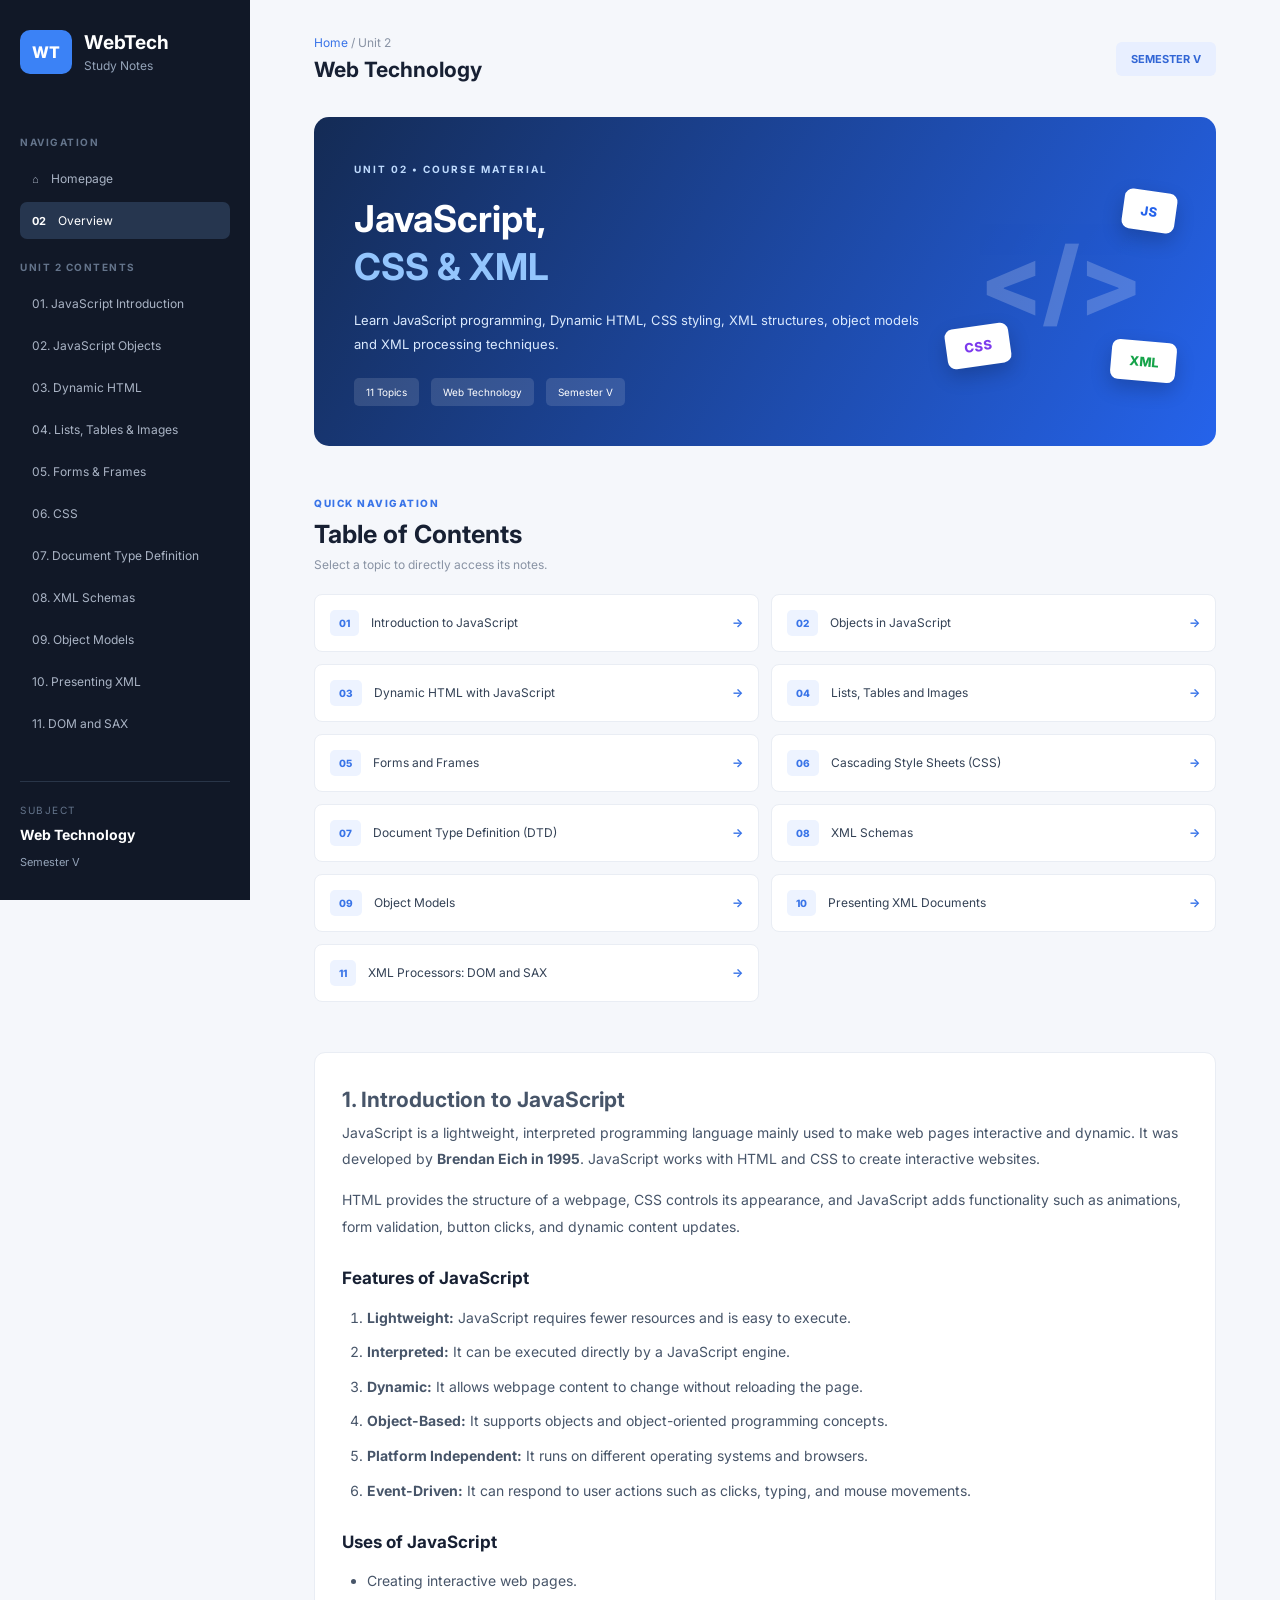
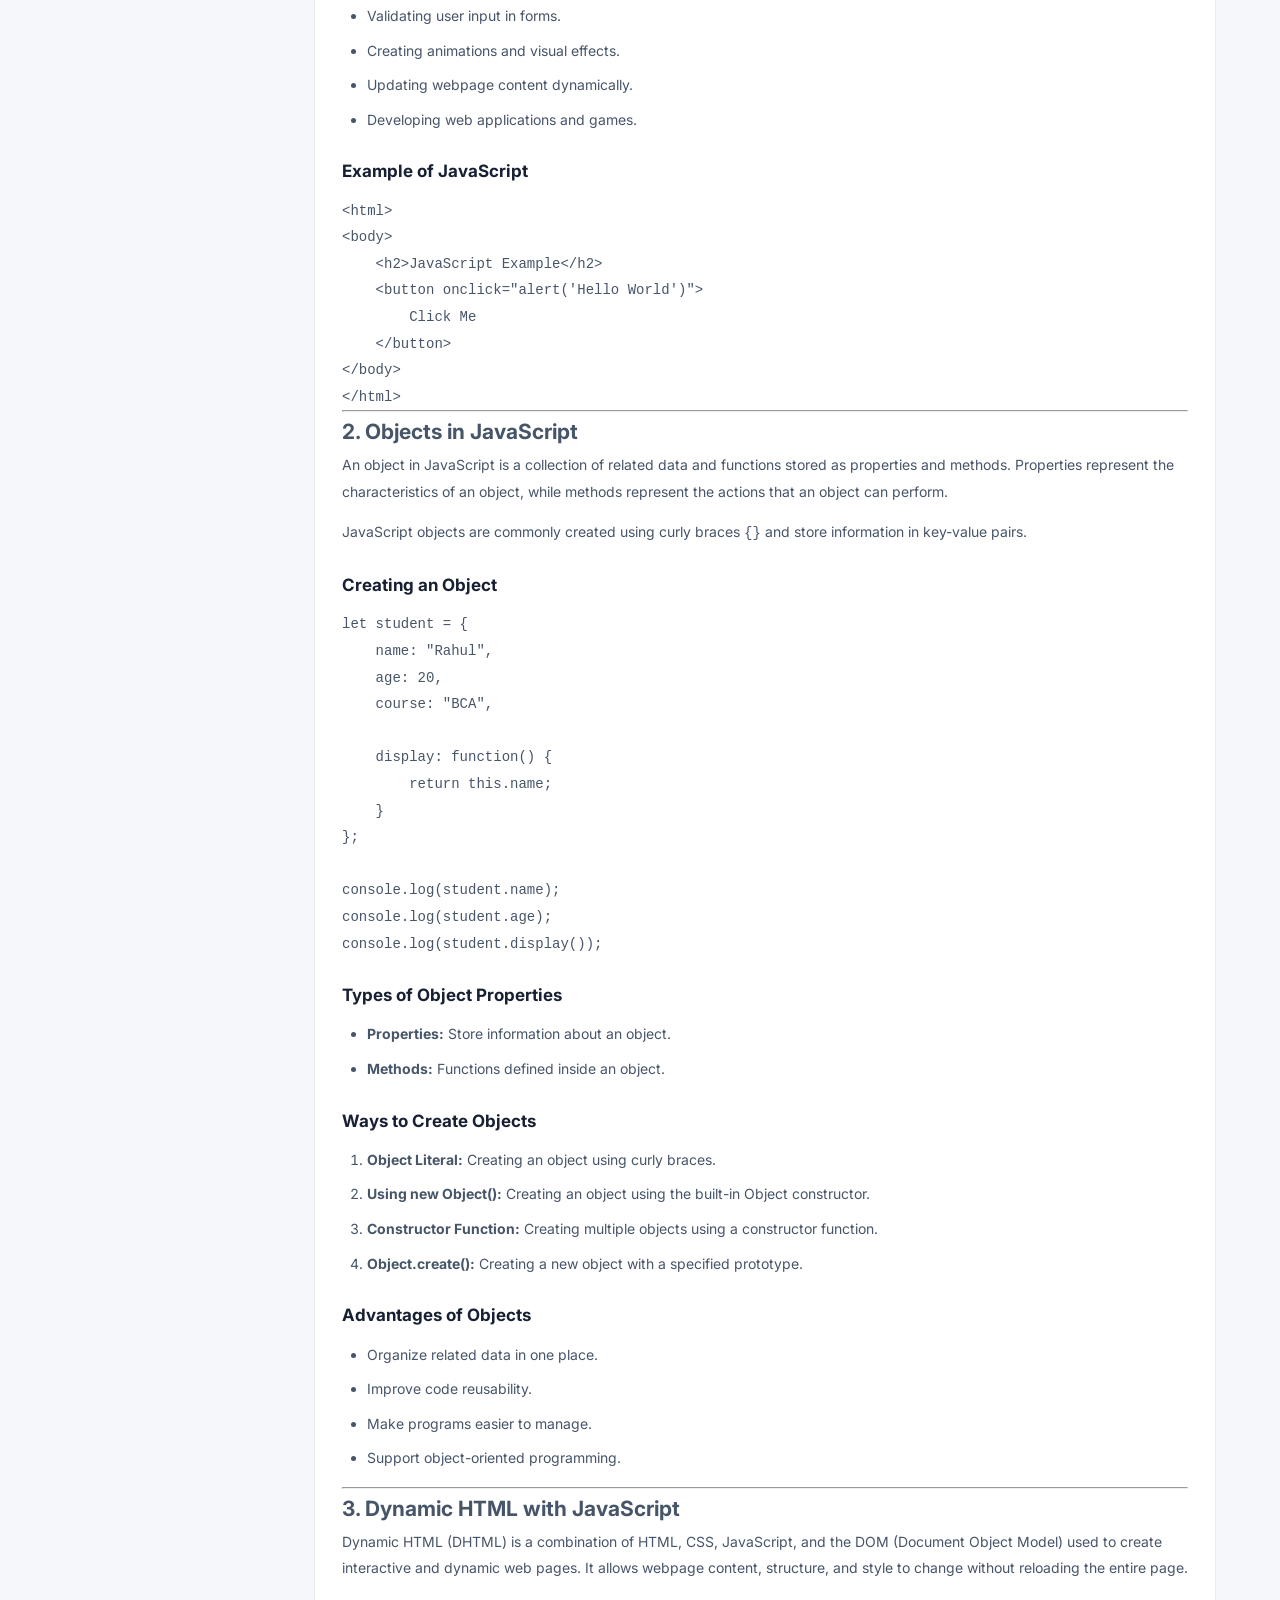
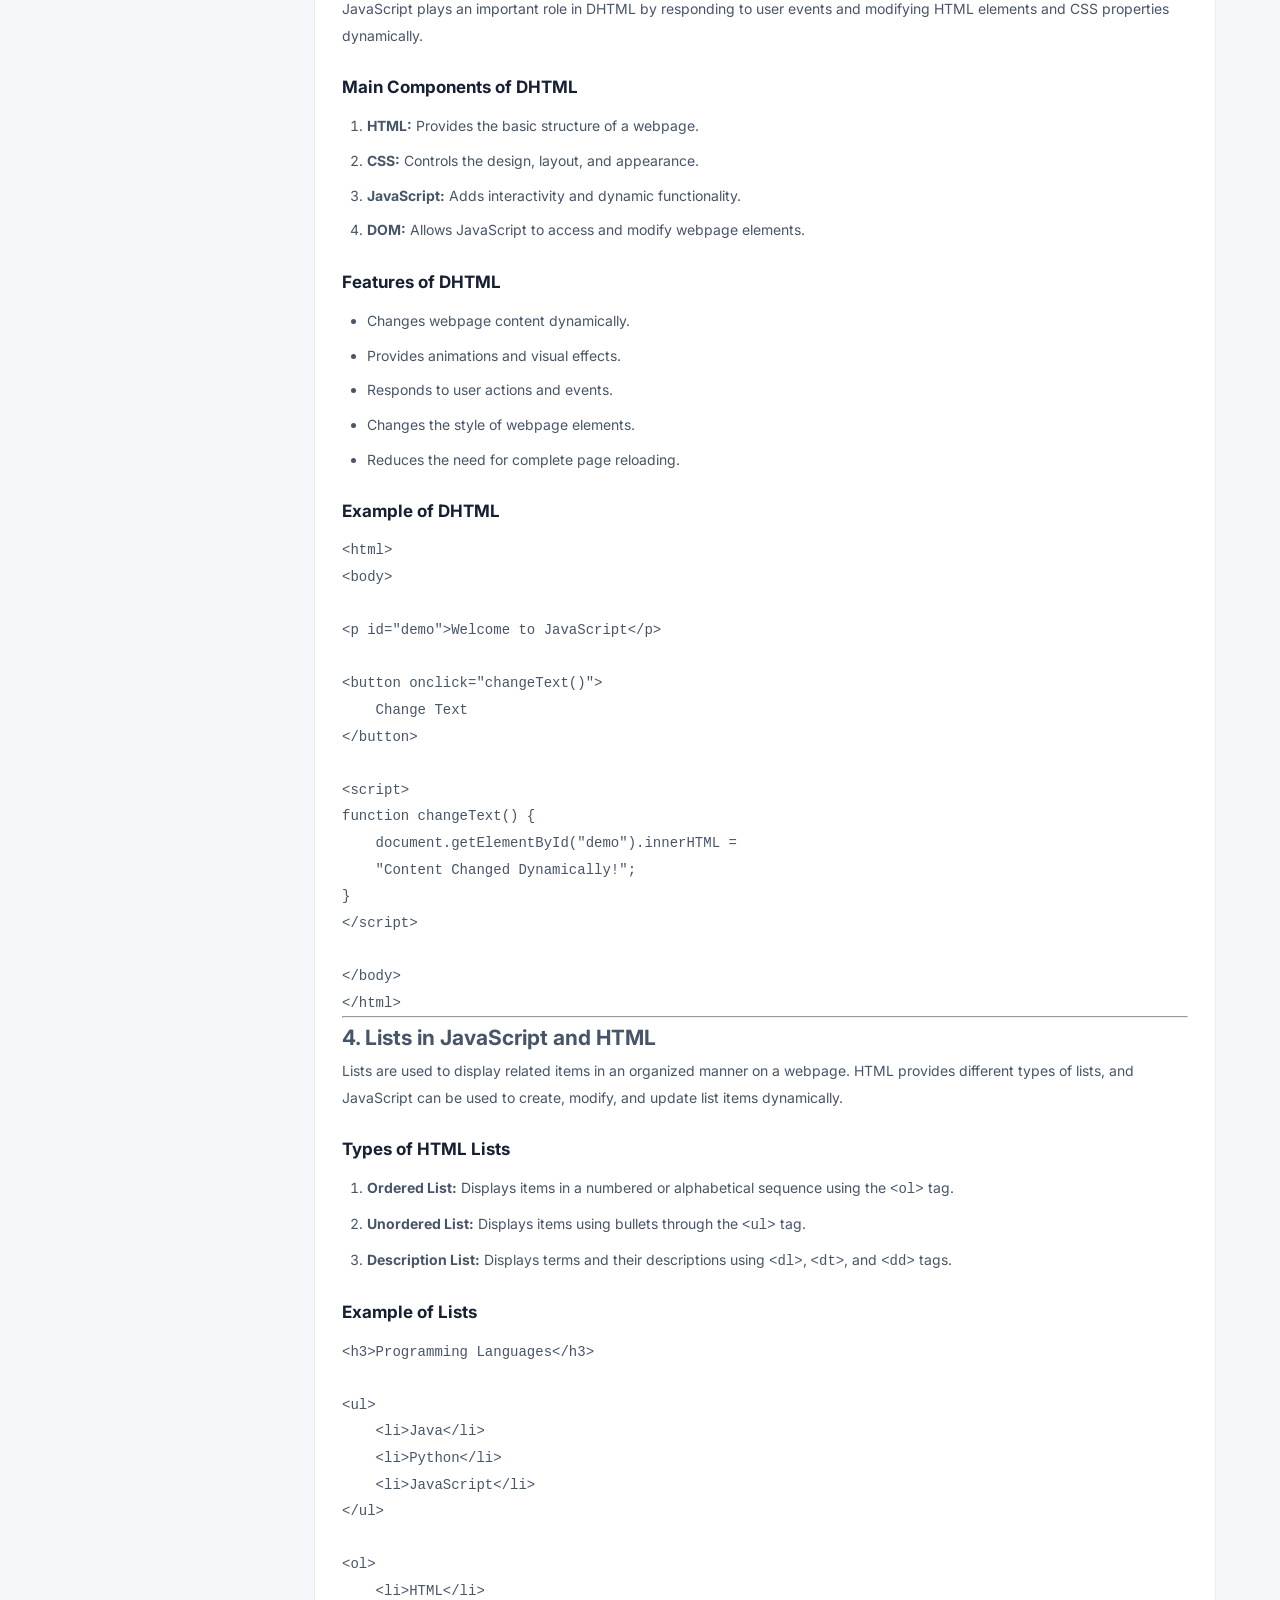
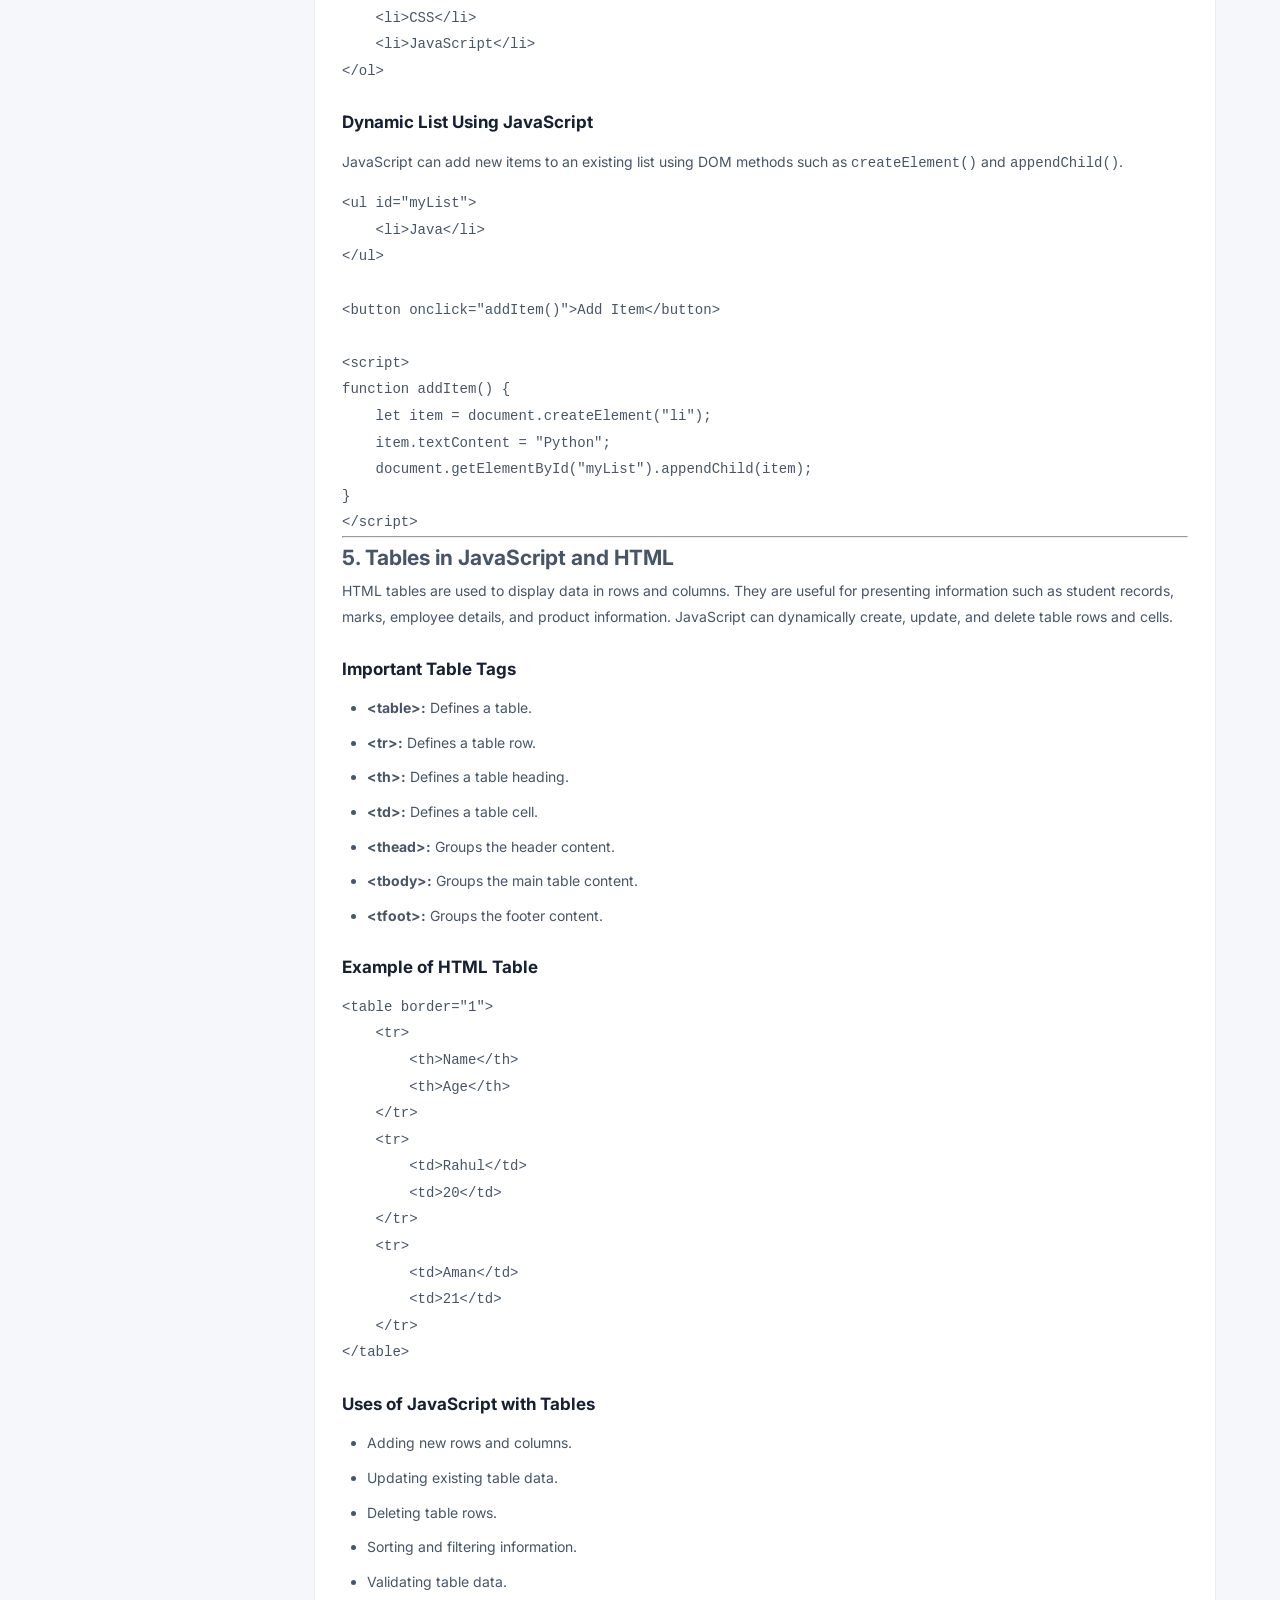
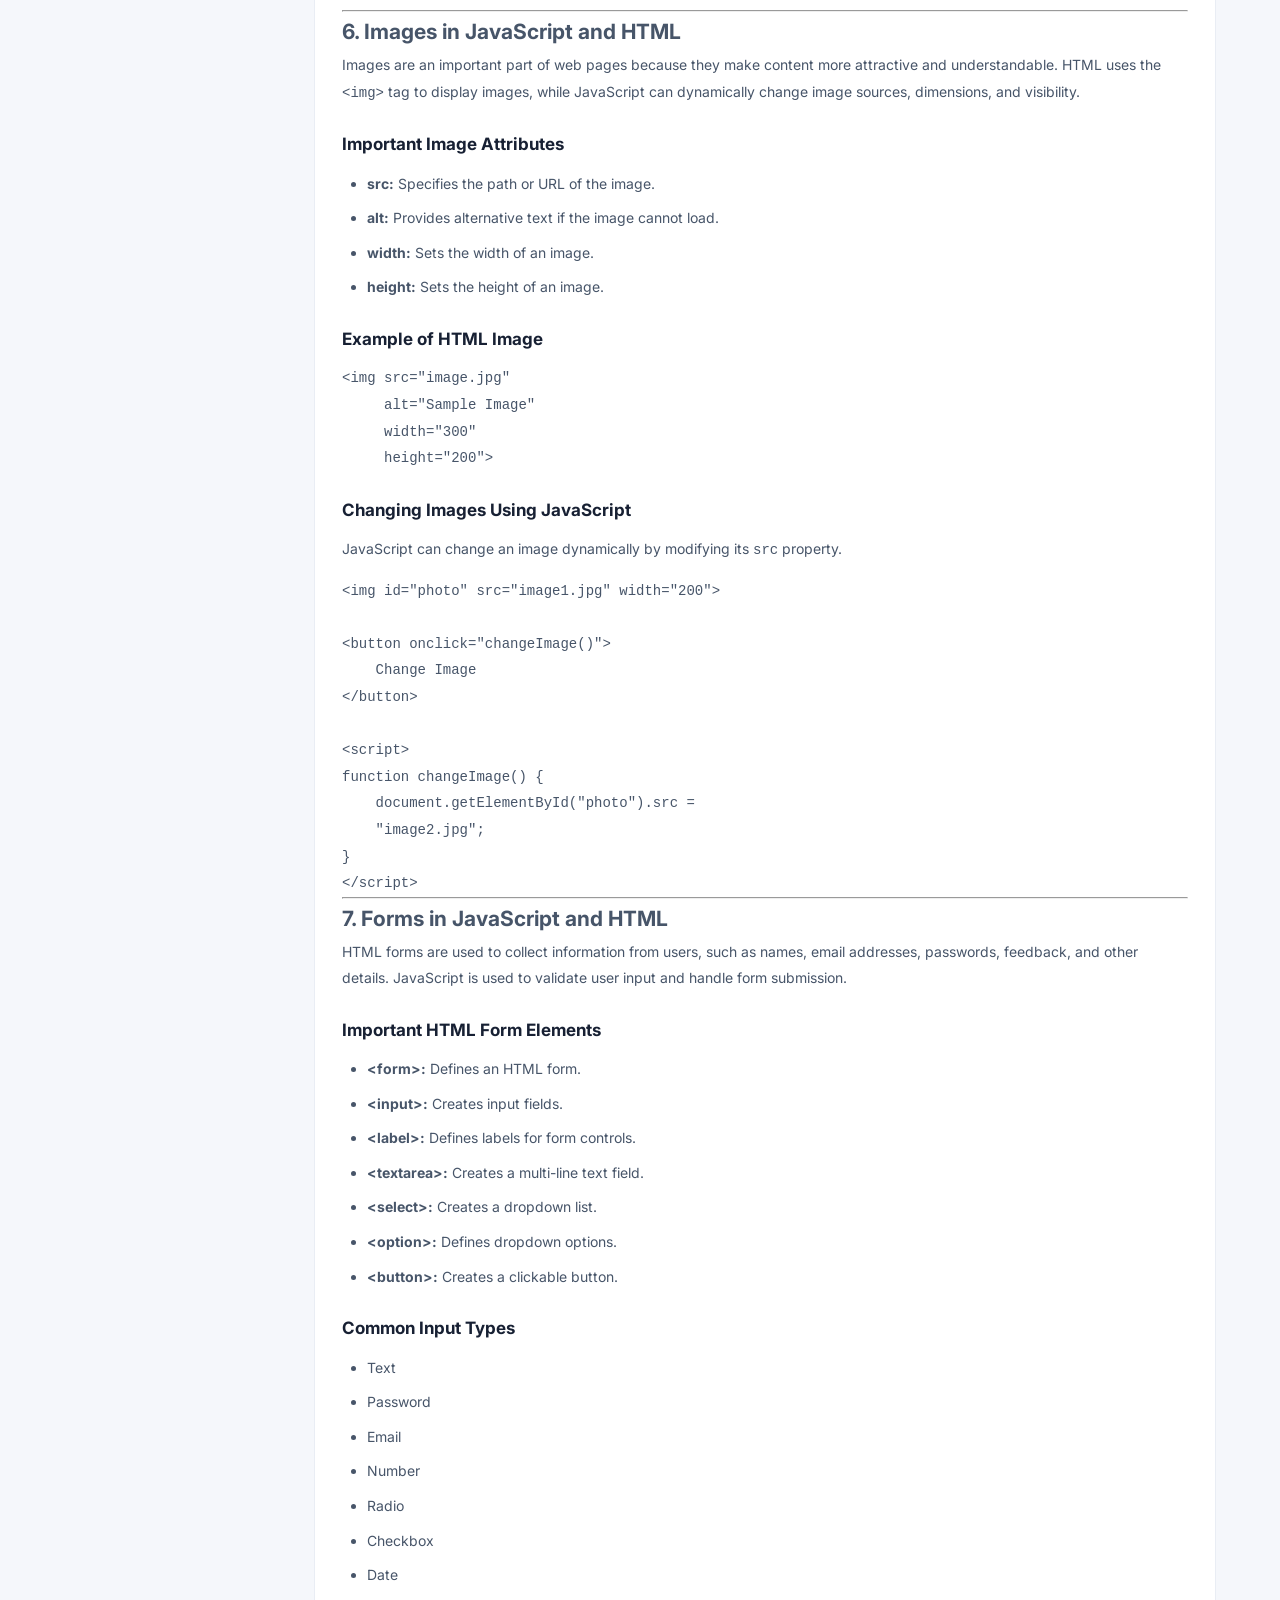
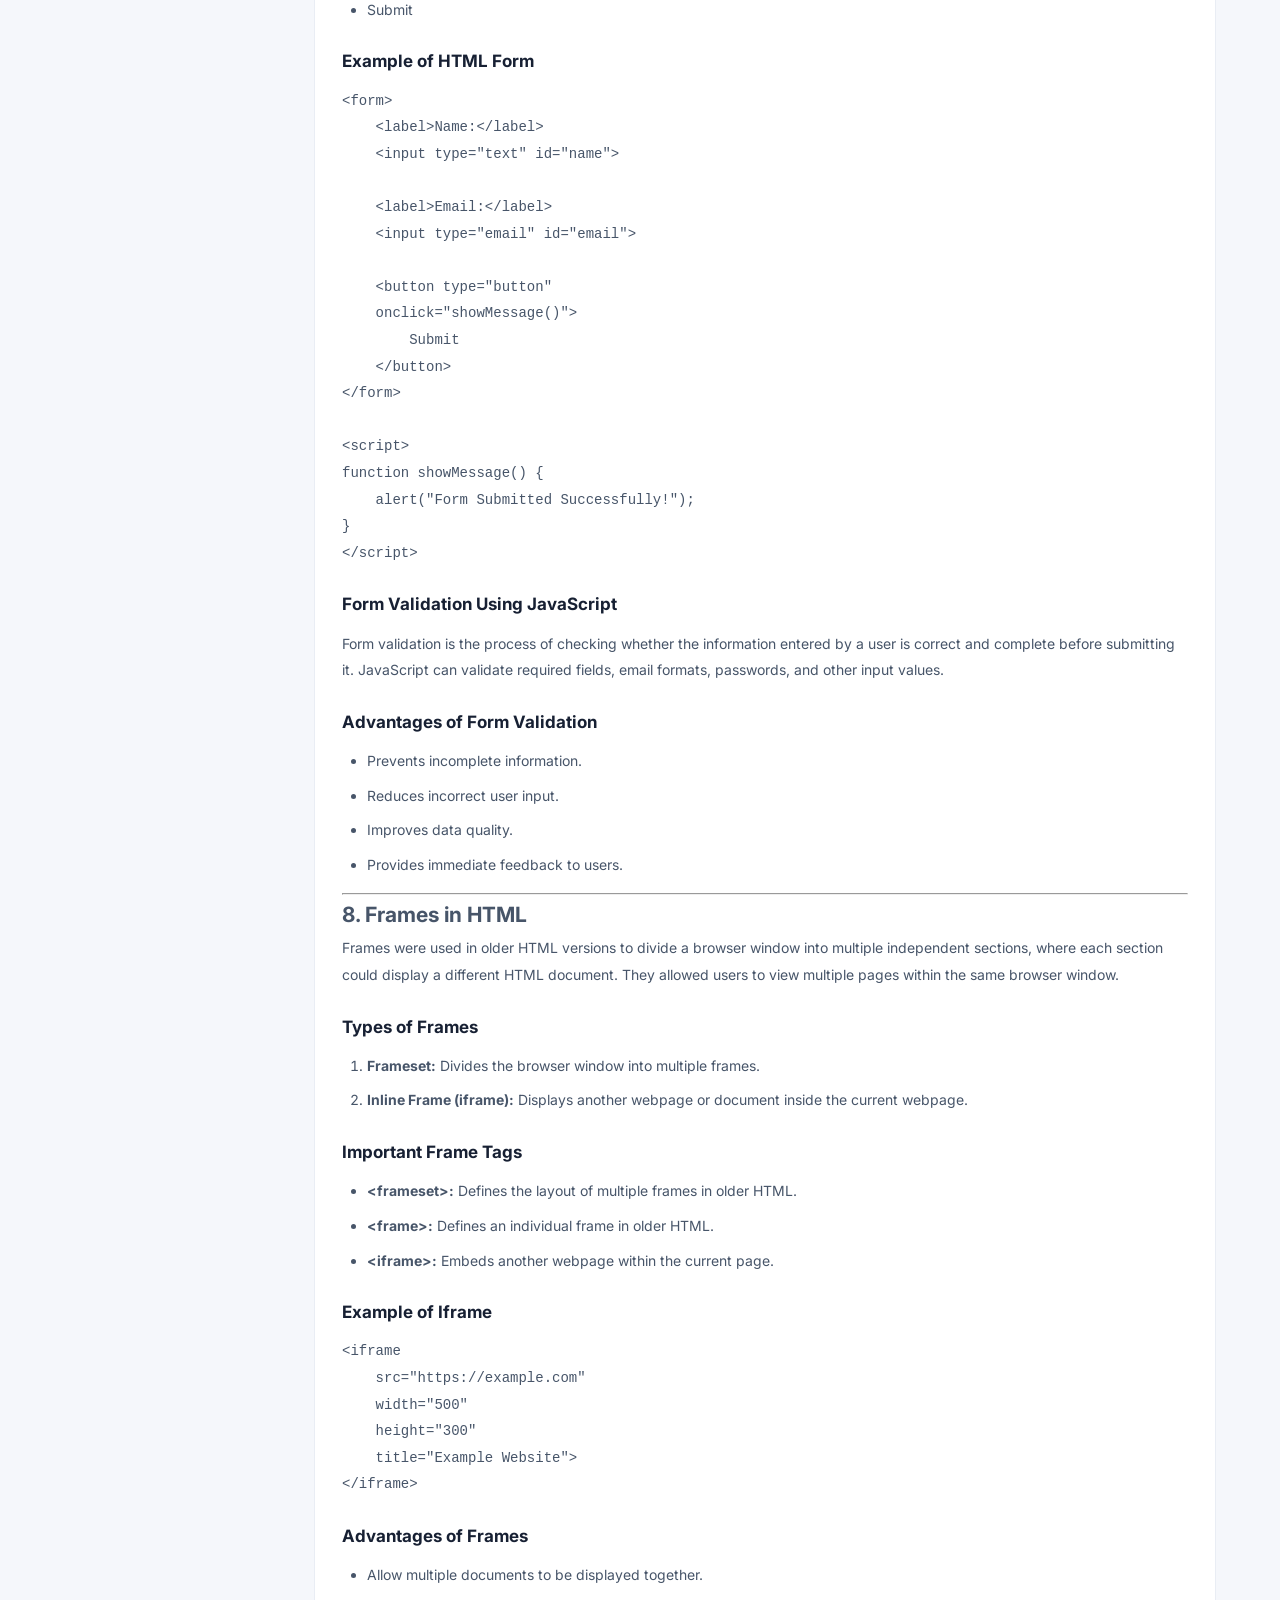
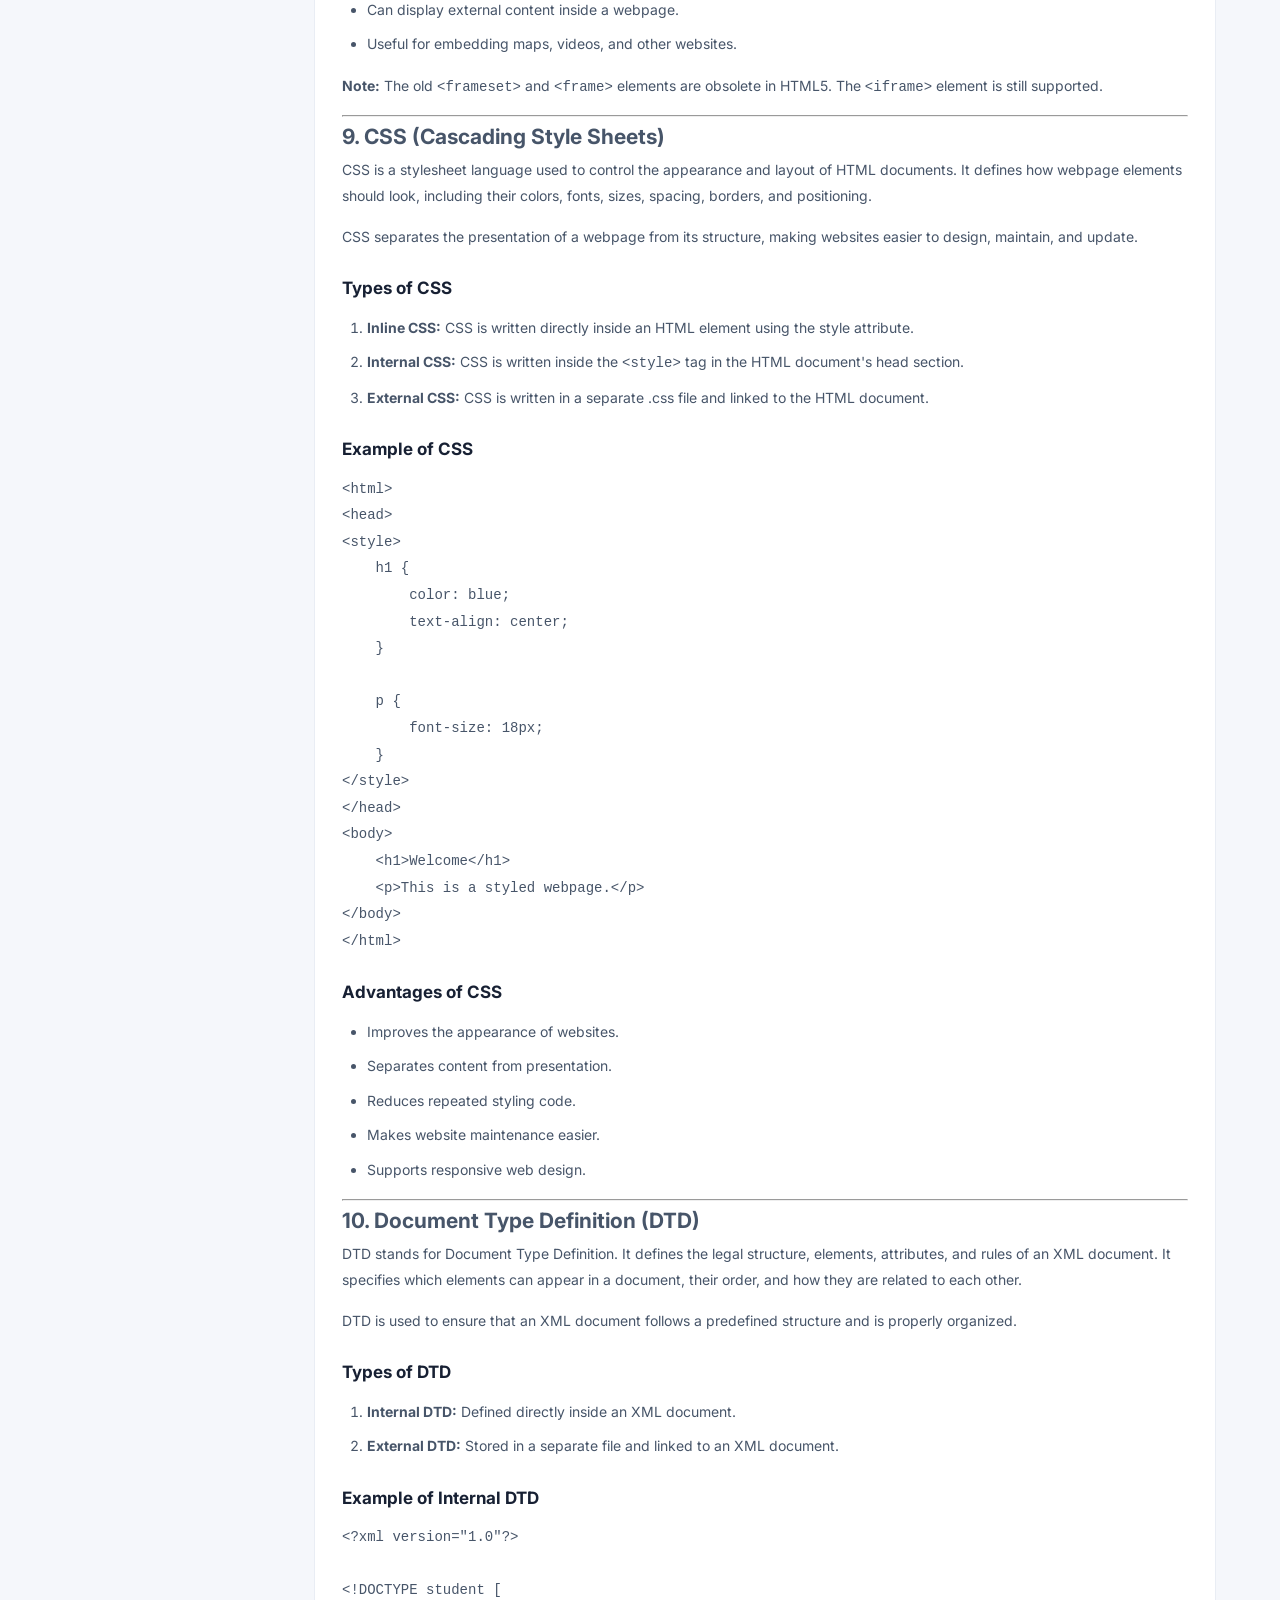
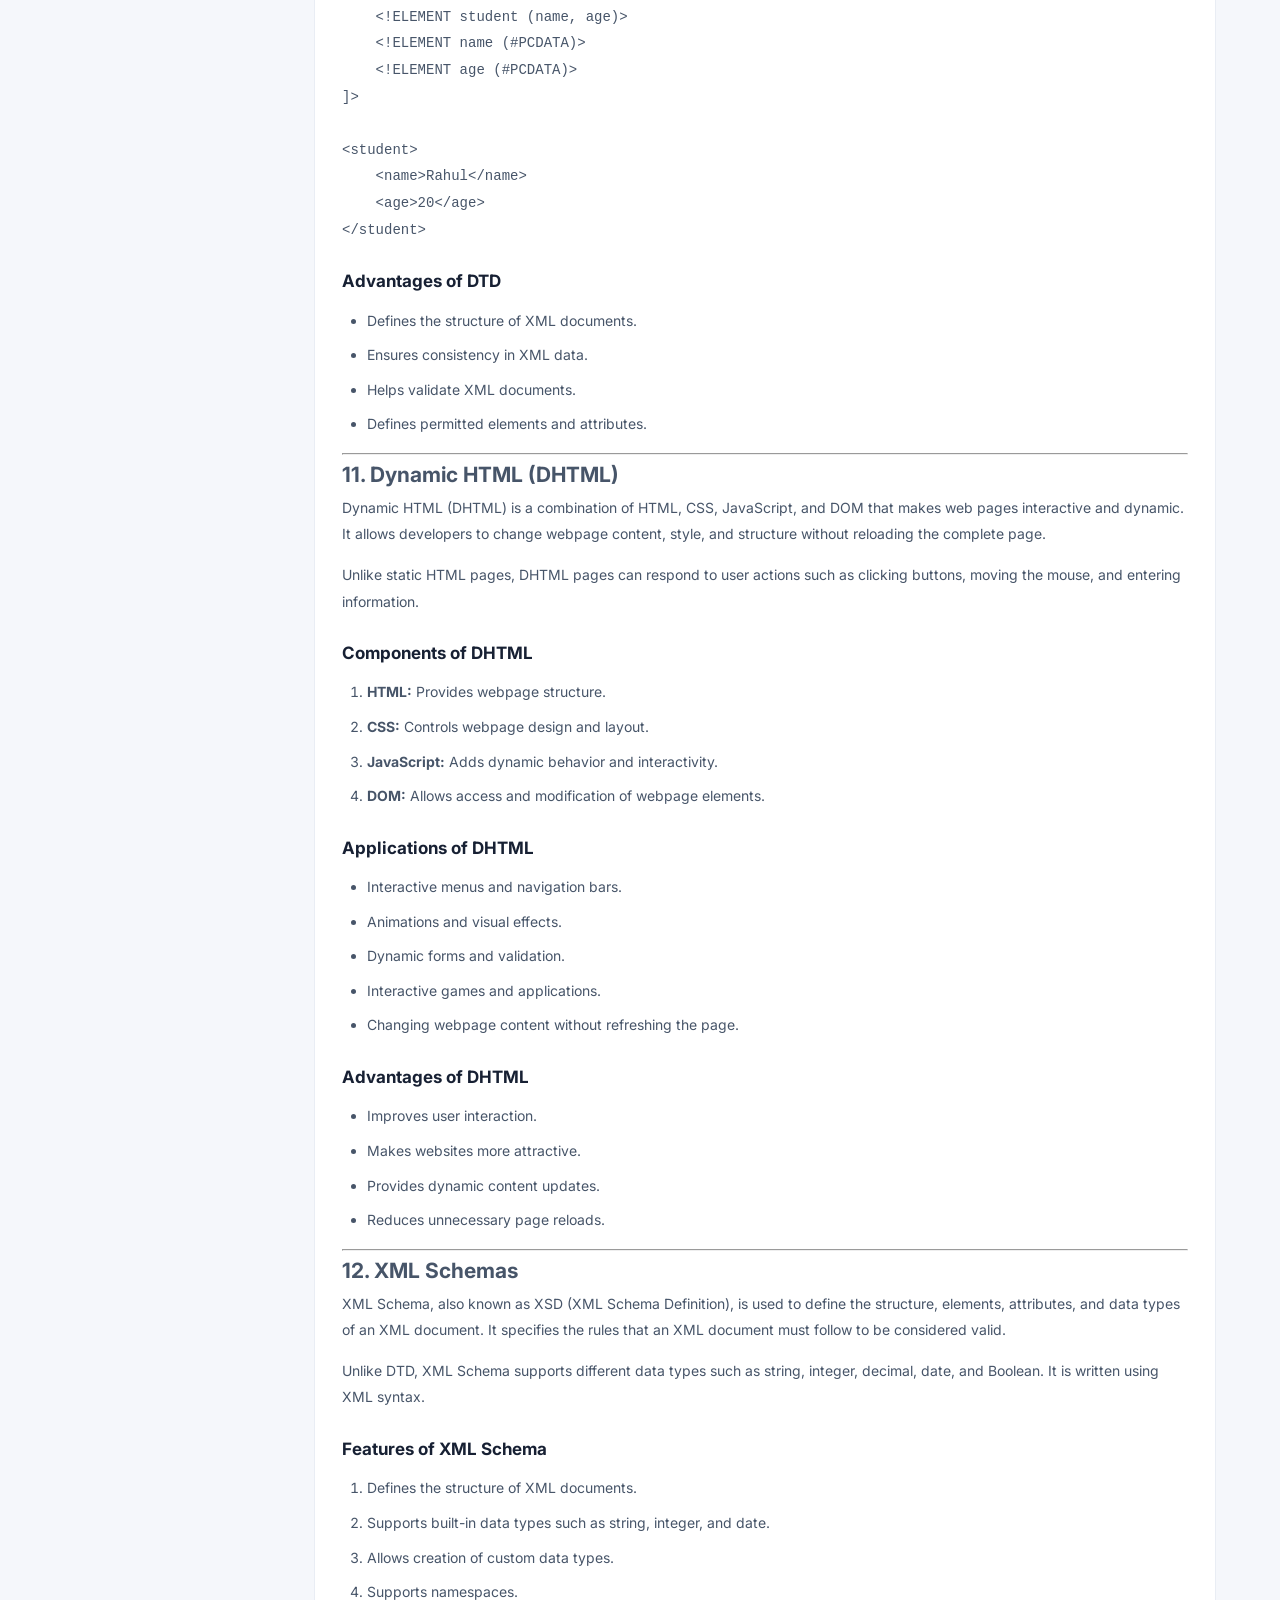
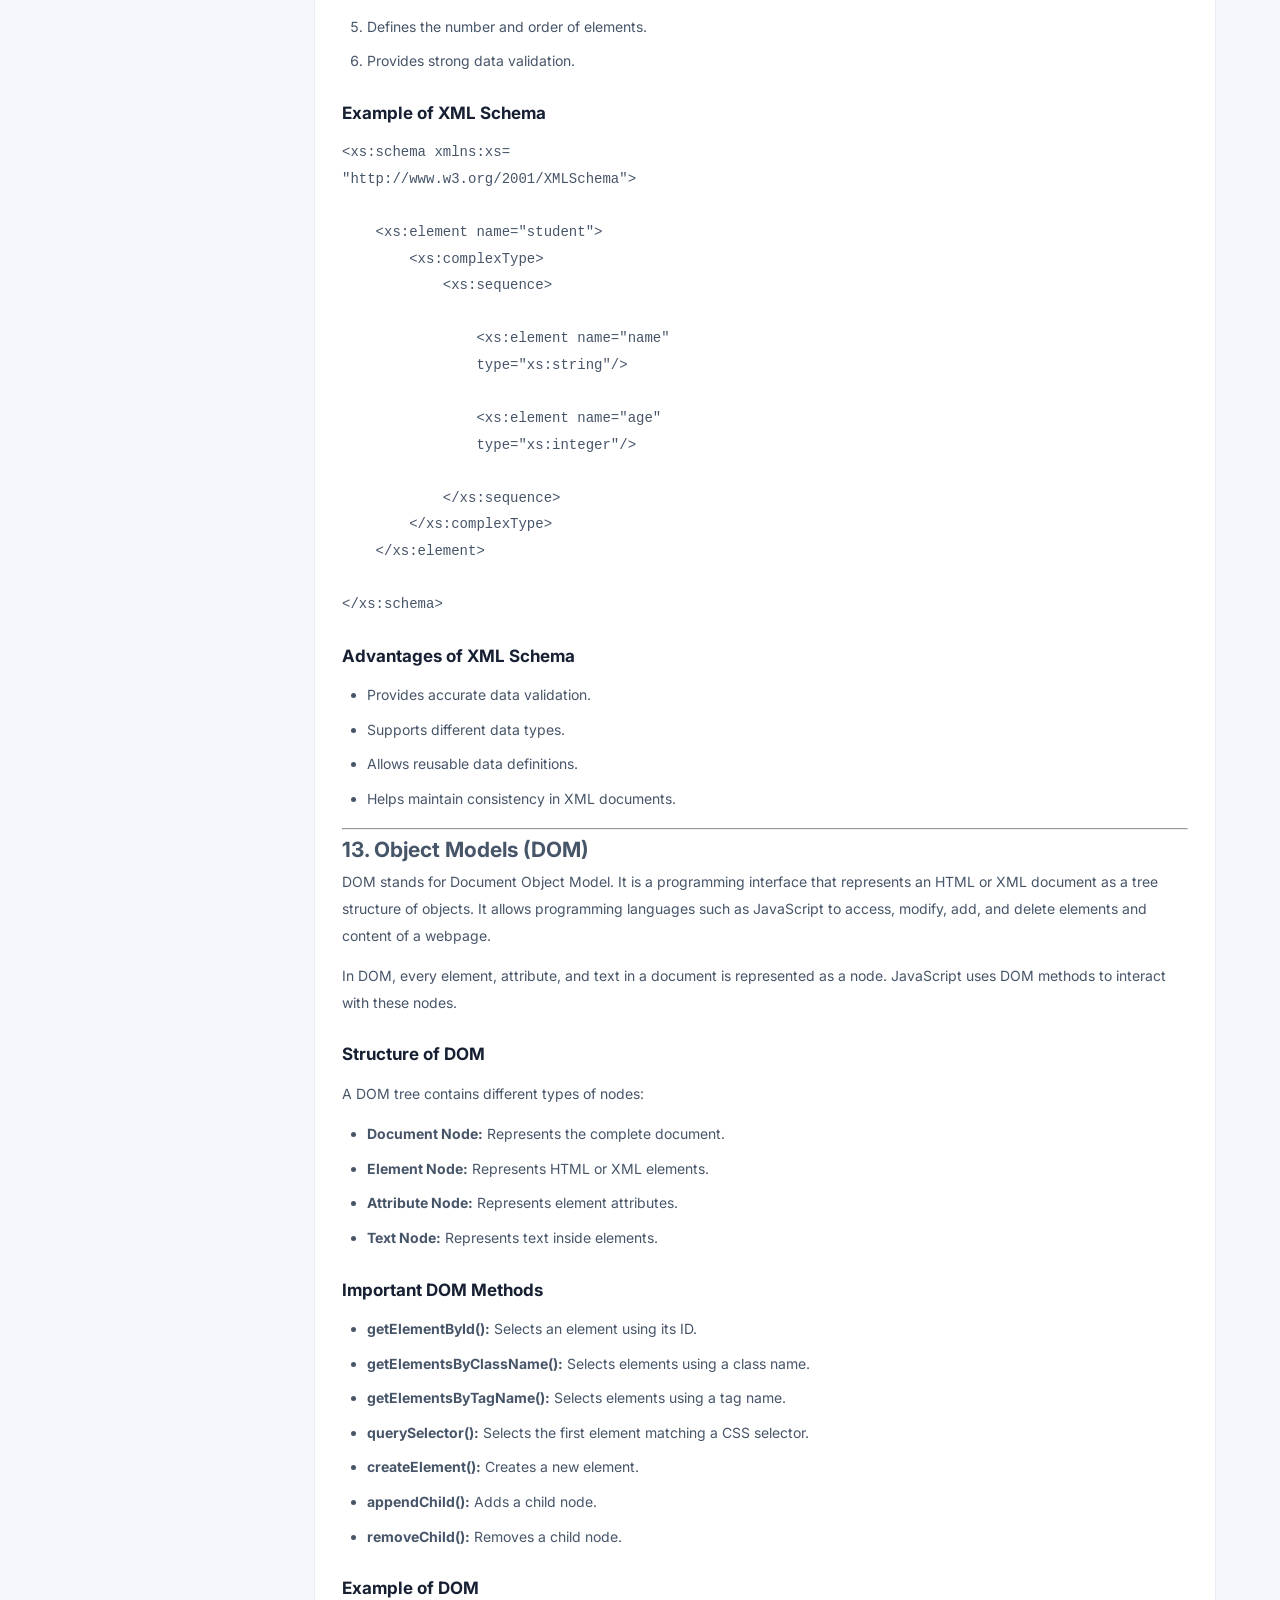
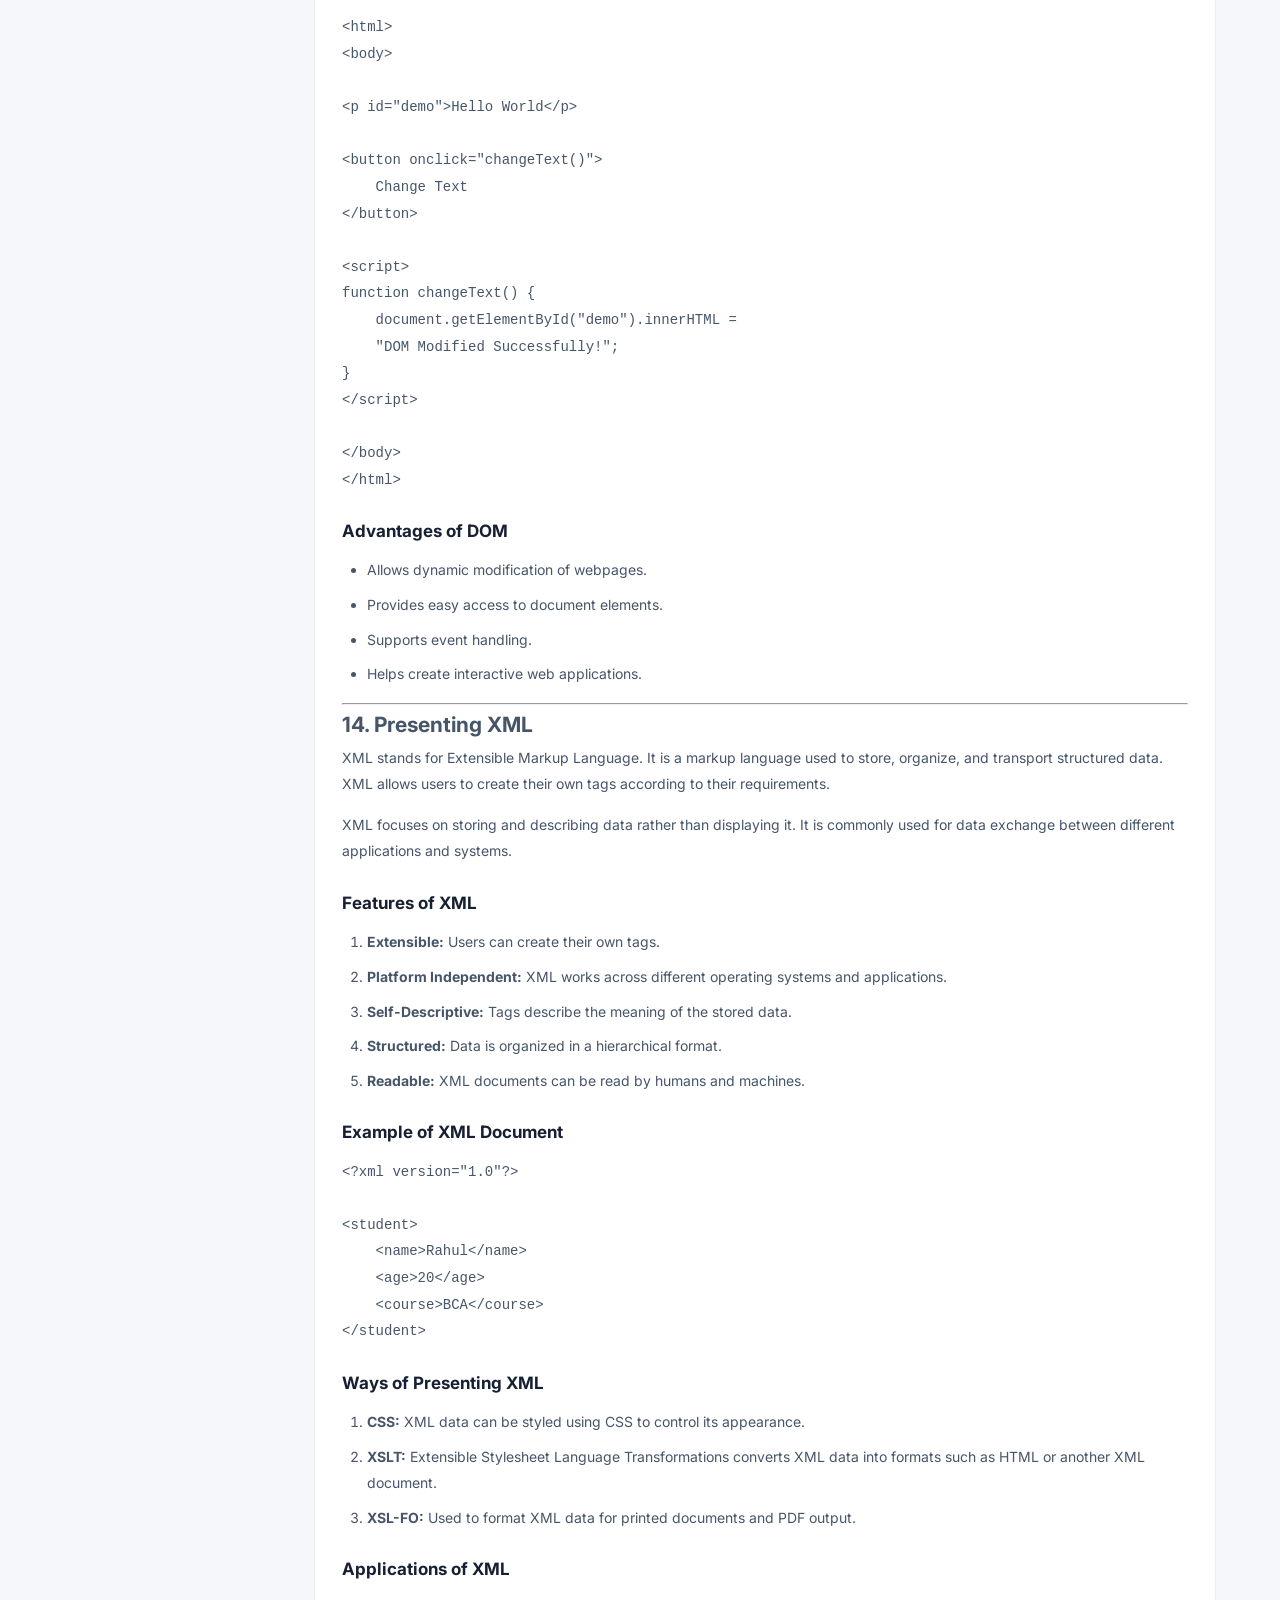
<file: unit2.html>
<!DOCTYPE html>
<html lang="en">

<head>
    <meta charset="UTF-8">
    <meta name="viewport" content="width=device-width, initial-scale=1.0">

    <title>Unit 2 | Web Technology</title>

    <link rel="stylesheet" href="unit2.css">
</head>

<body>

    <!-- SIDEBAR -->
    <aside class="sidebar">

        <div class="logo">
            <div class="logo-icon">WT</div>
            <div>
                <h2>WebTech</h2>
                <p>Study Notes</p>
            </div>
        </div>

        <nav>

            <p class="nav-heading">NAVIGATION</p>

            <a href="index.html" class="nav-link">
                <span>⌂</span> Homepage
            </a>

            <a href="#overview" class="nav-link active">
                <span>02</span> Overview
            </a>

            <p class="nav-heading">UNIT 2 CONTENTS</p>

            <a href="#topic1" class="nav-link">01. JavaScript Introduction</a>
            <a href="#topic2" class="nav-link">02. JavaScript Objects</a>
            <a href="#topic3" class="nav-link">03. Dynamic HTML</a>
            <a href="#topic4" class="nav-link">04. Lists, Tables & Images</a>
            <a href="#topic5" class="nav-link">05. Forms & Frames</a>
            <a href="#topic6" class="nav-link">06. CSS</a>
            <a href="#topic7" class="nav-link">07. Document Type Definition</a>
            <a href="#topic8" class="nav-link">08. XML Schemas</a>
            <a href="#topic9" class="nav-link">09. Object Models</a>
            <a href="#topic10" class="nav-link">10. Presenting XML</a>
            <a href="#topic11" class="nav-link">11. DOM and SAX</a>

        </nav>

        <div class="sidebar-footer">
            <p>SUBJECT</p>
            <h3>Web Technology</h3>
            <span>Semester V</span>
        </div>

    </aside>


    <!-- MAIN CONTENT -->
    <main class="main-content">


        <!-- TOP HEADER -->
        <header class="topbar">

            <div>
                <p class="breadcrumb">
                    <a href="index.html">Home</a> / Unit 2
                </p>

                <h2>Web Technology</h2>
            </div>

            <div class="top-tag">SEMESTER V</div>

        </header>


        <!-- UNIT INTRODUCTION -->
        <section class="hero" id="overview">

            <div class="hero-content">

                <span class="hero-label">
                    UNIT 02 • COURSE MATERIAL
                </span>

                <h1>JavaScript,<br>
                    <span>CSS & XML</span>
                </h1>

                <p>
                    Learn JavaScript programming, Dynamic HTML,
                    CSS styling, XML structures, object models
                    and XML processing techniques.
                </p>

                <div class="hero-info">
                    <span>11 Topics</span>
                    <span>Web Technology</span>
                    <span>Semester V</span>
                </div>

            </div>

            <div class="hero-visual">
                <div class="code-icon">&lt;/&gt;</div>
                <div class="floating-item item1">JS</div>
                <div class="floating-item item2">CSS</div>
                <div class="floating-item item3">XML</div>
            </div>

        </section>


        <!-- TABLE OF CONTENTS -->
        <section class="toc-section">

            <div class="section-heading">
                <span class="section-label">QUICK NAVIGATION</span>
                <h2>Table of Contents</h2>
                <p>Select a topic to directly access its notes.</p>
            </div>

            <div class="toc-grid">

                <a href="#topic1" class="toc-item">
                    <span>01</span>
                    Introduction to JavaScript
                    <b>→</b>
                </a>

                <a href="#topic2" class="toc-item">
                    <span>02</span>
                    Objects in JavaScript
                    <b>→</b>
                </a>

                <a href="#topic3" class="toc-item">
                    <span>03</span>
                    Dynamic HTML with JavaScript
                    <b>→</b>
                </a>

                <a href="#topic4" class="toc-item">
                    <span>04</span>
                    Lists, Tables and Images
                    <b>→</b>
                </a>

                <a href="#topic5" class="toc-item">
                    <span>05</span>
                    Forms and Frames
                    <b>→</b>
                </a>

                <a href="#topic6" class="toc-item">
                    <span>06</span>
                    Cascading Style Sheets (CSS)
                    <b>→</b>
                </a>

                <a href="#topic7" class="toc-item">
                    <span>07</span>
                    Document Type Definition (DTD)
                    <b>→</b>
                </a>

                <a href="#topic8" class="toc-item">
                    <span>08</span>
                    XML Schemas
                    <b>→</b>
                </a>

                <a href="#topic9" class="toc-item">
                    <span>09</span>
                    Object Models
                    <b>→</b>
                </a>

                <a href="#topic10" class="toc-item">
                    <span>10</span>
                    Presenting XML Documents
                    <b>→</b>
                </a>

                <a href="#topic11" class="toc-item">
                    <span>11</span>
                    XML Processors: DOM and SAX
                    <b>→</b>
                </a>

            </div>

        </section>


       <!-- SINGLE NOTES SECTION -->
<section class="topic-card" id="unit-notes">

    <div class="topic-content">

    <h2>1. Introduction to JavaScript</h2>

    <p>JavaScript is a lightweight, interpreted programming language mainly used to make web pages interactive and dynamic. It was developed by <strong>Brendan Eich in 1995</strong>. JavaScript works with HTML and CSS to create interactive websites.</p>

    <p>HTML provides the structure of a webpage, CSS controls its appearance, and JavaScript adds functionality such as animations, form validation, button clicks, and dynamic content updates.</p>

    <h3>Features of JavaScript</h3>
    <ol>
        <li><strong>Lightweight:</strong> JavaScript requires fewer resources and is easy to execute.</li>
        <li><strong>Interpreted:</strong> It can be executed directly by a JavaScript engine.</li>
        <li><strong>Dynamic:</strong> It allows webpage content to change without reloading the page.</li>
        <li><strong>Object-Based:</strong> It supports objects and object-oriented programming concepts.</li>
        <li><strong>Platform Independent:</strong> It runs on different operating systems and browsers.</li>
        <li><strong>Event-Driven:</strong> It can respond to user actions such as clicks, typing, and mouse movements.</li>
    </ol>

    <h3>Uses of JavaScript</h3>
    <ul>
        <li>Creating interactive web pages.</li>
        <li>Validating user input in forms.</li>
        <li>Creating animations and visual effects.</li>
        <li>Updating webpage content dynamically.</li>
        <li>Developing web applications and games.</li>
    </ul>

    <h3>Example of JavaScript</h3>
    <pre><code>&lt;html&gt;
&lt;body&gt;
    &lt;h2&gt;JavaScript Example&lt;/h2&gt;
    &lt;button onclick="alert('Hello World')"&gt;
        Click Me
    &lt;/button&gt;
&lt;/body&gt;
&lt;/html&gt;</code></pre>

    <hr>

    <h2>2. Objects in JavaScript</h2>

    <p>An object in JavaScript is a collection of related data and functions stored as properties and methods. Properties represent the characteristics of an object, while methods represent the actions that an object can perform.</p>

    <p>JavaScript objects are commonly created using curly braces <code>{}</code> and store information in key-value pairs.</p>

    <h3>Creating an Object</h3>
    <pre><code>let student = {
    name: "Rahul",
    age: 20,
    course: "BCA",

    display: function() {
        return this.name;
    }
};

console.log(student.name);
console.log(student.age);
console.log(student.display());</code></pre>

    <h3>Types of Object Properties</h3>
    <ul>
        <li><strong>Properties:</strong> Store information about an object.</li>
        <li><strong>Methods:</strong> Functions defined inside an object.</li>
    </ul>

    <h3>Ways to Create Objects</h3>
    <ol>
        <li><strong>Object Literal:</strong> Creating an object using curly braces.</li>
        <li><strong>Using new Object():</strong> Creating an object using the built-in Object constructor.</li>
        <li><strong>Constructor Function:</strong> Creating multiple objects using a constructor function.</li>
        <li><strong>Object.create():</strong> Creating a new object with a specified prototype.</li>
    </ol>

    <h3>Advantages of Objects</h3>
    <ul>
        <li>Organize related data in one place.</li>
        <li>Improve code reusability.</li>
        <li>Make programs easier to manage.</li>
        <li>Support object-oriented programming.</li>
    </ul>

    <hr>

    <h2>3. Dynamic HTML with JavaScript</h2>

    <p>Dynamic HTML (DHTML) is a combination of HTML, CSS, JavaScript, and the DOM (Document Object Model) used to create interactive and dynamic web pages. It allows webpage content, structure, and style to change without reloading the entire page.</p>

    <p>JavaScript plays an important role in DHTML by responding to user events and modifying HTML elements and CSS properties dynamically.</p>

    <h3>Main Components of DHTML</h3>
    <ol>
        <li><strong>HTML:</strong> Provides the basic structure of a webpage.</li>
        <li><strong>CSS:</strong> Controls the design, layout, and appearance.</li>
        <li><strong>JavaScript:</strong> Adds interactivity and dynamic functionality.</li>
        <li><strong>DOM:</strong> Allows JavaScript to access and modify webpage elements.</li>
    </ol>

    <h3>Features of DHTML</h3>
    <ul>
        <li>Changes webpage content dynamically.</li>
        <li>Provides animations and visual effects.</li>
        <li>Responds to user actions and events.</li>
        <li>Changes the style of webpage elements.</li>
        <li>Reduces the need for complete page reloading.</li>
    </ul>

    <h3>Example of DHTML</h3>
    <pre><code>&lt;html&gt;
&lt;body&gt;

&lt;p id="demo"&gt;Welcome to JavaScript&lt;/p&gt;

&lt;button onclick="changeText()"&gt;
    Change Text
&lt;/button&gt;

&lt;script&gt;
function changeText() {
    document.getElementById("demo").innerHTML =
    "Content Changed Dynamically!";
}
&lt;/script&gt;

&lt;/body&gt;
&lt;/html&gt;</code></pre>

    <hr>

    <h2>4. Lists in JavaScript and HTML</h2>

    <p>Lists are used to display related items in an organized manner on a webpage. HTML provides different types of lists, and JavaScript can be used to create, modify, and update list items dynamically.</p>

    <h3>Types of HTML Lists</h3>

    <ol>
        <li><strong>Ordered List:</strong> Displays items in a numbered or alphabetical sequence using the <code>&lt;ol&gt;</code> tag.</li>
        <li><strong>Unordered List:</strong> Displays items using bullets through the <code>&lt;ul&gt;</code> tag.</li>
        <li><strong>Description List:</strong> Displays terms and their descriptions using <code>&lt;dl&gt;</code>, <code>&lt;dt&gt;</code>, and <code>&lt;dd&gt;</code> tags.</li>
    </ol>

    <h3>Example of Lists</h3>
    <pre><code>&lt;h3&gt;Programming Languages&lt;/h3&gt;

&lt;ul&gt;
    &lt;li&gt;Java&lt;/li&gt;
    &lt;li&gt;Python&lt;/li&gt;
    &lt;li&gt;JavaScript&lt;/li&gt;
&lt;/ul&gt;

&lt;ol&gt;
    &lt;li&gt;HTML&lt;/li&gt;
    &lt;li&gt;CSS&lt;/li&gt;
    &lt;li&gt;JavaScript&lt;/li&gt;
&lt;/ol&gt;</code></pre>

    <h3>Dynamic List Using JavaScript</h3>
    <p>JavaScript can add new items to an existing list using DOM methods such as <code>createElement()</code> and <code>appendChild()</code>.</p>

    <pre><code>&lt;ul id="myList"&gt;
    &lt;li&gt;Java&lt;/li&gt;
&lt;/ul&gt;

&lt;button onclick="addItem()"&gt;Add Item&lt;/button&gt;

&lt;script&gt;
function addItem() {
    let item = document.createElement("li");
    item.textContent = "Python";
    document.getElementById("myList").appendChild(item);
}
&lt;/script&gt;</code></pre>

    <hr>

    <h2>5. Tables in JavaScript and HTML</h2>

    <p>HTML tables are used to display data in rows and columns. They are useful for presenting information such as student records, marks, employee details, and product information. JavaScript can dynamically create, update, and delete table rows and cells.</p>

    <h3>Important Table Tags</h3>
    <ul>
        <li><strong>&lt;table&gt;:</strong> Defines a table.</li>
        <li><strong>&lt;tr&gt;:</strong> Defines a table row.</li>
        <li><strong>&lt;th&gt;:</strong> Defines a table heading.</li>
        <li><strong>&lt;td&gt;:</strong> Defines a table cell.</li>
        <li><strong>&lt;thead&gt;:</strong> Groups the header content.</li>
        <li><strong>&lt;tbody&gt;:</strong> Groups the main table content.</li>
        <li><strong>&lt;tfoot&gt;:</strong> Groups the footer content.</li>
    </ul>

    <h3>Example of HTML Table</h3>
    <pre><code>&lt;table border="1"&gt;
    &lt;tr&gt;
        &lt;th&gt;Name&lt;/th&gt;
        &lt;th&gt;Age&lt;/th&gt;
    &lt;/tr&gt;
    &lt;tr&gt;
        &lt;td&gt;Rahul&lt;/td&gt;
        &lt;td&gt;20&lt;/td&gt;
    &lt;/tr&gt;
    &lt;tr&gt;
        &lt;td&gt;Aman&lt;/td&gt;
        &lt;td&gt;21&lt;/td&gt;
    &lt;/tr&gt;
&lt;/table&gt;</code></pre>

    <h3>Uses of JavaScript with Tables</h3>
    <ul>
        <li>Adding new rows and columns.</li>
        <li>Updating existing table data.</li>
        <li>Deleting table rows.</li>
        <li>Sorting and filtering information.</li>
        <li>Validating table data.</li>
    </ul>

    <hr>

    <h2>6. Images in JavaScript and HTML</h2>

    <p>Images are an important part of web pages because they make content more attractive and understandable. HTML uses the <code>&lt;img&gt;</code> tag to display images, while JavaScript can dynamically change image sources, dimensions, and visibility.</p>

    <h3>Important Image Attributes</h3>
    <ul>
        <li><strong>src:</strong> Specifies the path or URL of the image.</li>
        <li><strong>alt:</strong> Provides alternative text if the image cannot load.</li>
        <li><strong>width:</strong> Sets the width of an image.</li>
        <li><strong>height:</strong> Sets the height of an image.</li>
    </ul>

    <h3>Example of HTML Image</h3>
    <pre><code>&lt;img src="image.jpg"
     alt="Sample Image"
     width="300"
     height="200"&gt;</code></pre>

    <h3>Changing Images Using JavaScript</h3>
    <p>JavaScript can change an image dynamically by modifying its <code>src</code> property.</p>

    <pre><code>&lt;img id="photo" src="image1.jpg" width="200"&gt;

&lt;button onclick="changeImage()"&gt;
    Change Image
&lt;/button&gt;

&lt;script&gt;
function changeImage() {
    document.getElementById("photo").src =
    "image2.jpg";
}
&lt;/script&gt;</code></pre>

    <hr>

    <h2>7. Forms in JavaScript and HTML</h2>

    <p>HTML forms are used to collect information from users, such as names, email addresses, passwords, feedback, and other details. JavaScript is used to validate user input and handle form submission.</p>

    <h3>Important HTML Form Elements</h3>
    <ul>
        <li><strong>&lt;form&gt;:</strong> Defines an HTML form.</li>
        <li><strong>&lt;input&gt;:</strong> Creates input fields.</li>
        <li><strong>&lt;label&gt;:</strong> Defines labels for form controls.</li>
        <li><strong>&lt;textarea&gt;:</strong> Creates a multi-line text field.</li>
        <li><strong>&lt;select&gt;:</strong> Creates a dropdown list.</li>
        <li><strong>&lt;option&gt;:</strong> Defines dropdown options.</li>
        <li><strong>&lt;button&gt;:</strong> Creates a clickable button.</li>
    </ul>

    <h3>Common Input Types</h3>
    <ul>
        <li>Text</li>
        <li>Password</li>
        <li>Email</li>
        <li>Number</li>
        <li>Radio</li>
        <li>Checkbox</li>
        <li>Date</li>
        <li>Submit</li>
    </ul>

    <h3>Example of HTML Form</h3>
    <pre><code>&lt;form&gt;
    &lt;label&gt;Name:&lt;/label&gt;
    &lt;input type="text" id="name"&gt;

    &lt;label&gt;Email:&lt;/label&gt;
    &lt;input type="email" id="email"&gt;

    &lt;button type="button"
    onclick="showMessage()"&gt;
        Submit
    &lt;/button&gt;
&lt;/form&gt;

&lt;script&gt;
function showMessage() {
    alert("Form Submitted Successfully!");
}
&lt;/script&gt;</code></pre>

    <h3>Form Validation Using JavaScript</h3>
    <p>Form validation is the process of checking whether the information entered by a user is correct and complete before submitting it. JavaScript can validate required fields, email formats, passwords, and other input values.</p>

    <h3>Advantages of Form Validation</h3>
    <ul>
        <li>Prevents incomplete information.</li>
        <li>Reduces incorrect user input.</li>
        <li>Improves data quality.</li>
        <li>Provides immediate feedback to users.</li>
    </ul>

    <hr>

    <h2>8. Frames in HTML</h2>

    <p>Frames were used in older HTML versions to divide a browser window into multiple independent sections, where each section could display a different HTML document. They allowed users to view multiple pages within the same browser window.</p>

    <h3>Types of Frames</h3>
    <ol>
        <li><strong>Frameset:</strong> Divides the browser window into multiple frames.</li>
        <li><strong>Inline Frame (iframe):</strong> Displays another webpage or document inside the current webpage.</li>
    </ol>

    <h3>Important Frame Tags</h3>
    <ul>
        <li><strong>&lt;frameset&gt;:</strong> Defines the layout of multiple frames in older HTML.</li>
        <li><strong>&lt;frame&gt;:</strong> Defines an individual frame in older HTML.</li>
        <li><strong>&lt;iframe&gt;:</strong> Embeds another webpage within the current page.</li>
    </ul>

    <h3>Example of Iframe</h3>
    <pre><code>&lt;iframe
    src="https://example.com"
    width="500"
    height="300"
    title="Example Website"&gt;
&lt;/iframe&gt;</code></pre>

    <h3>Advantages of Frames</h3>
    <ul>
        <li>Allow multiple documents to be displayed together.</li>
        <li>Can display external content inside a webpage.</li>
        <li>Useful for embedding maps, videos, and other websites.</li>
    </ul>

    <p><strong>Note:</strong> The old <code>&lt;frameset&gt;</code> and <code>&lt;frame&gt;</code> elements are obsolete in HTML5. The <code>&lt;iframe&gt;</code> element is still supported.</p>

    <hr>

    <h2>9. CSS (Cascading Style Sheets)</h2>

    <p>CSS is a stylesheet language used to control the appearance and layout of HTML documents. It defines how webpage elements should look, including their colors, fonts, sizes, spacing, borders, and positioning.</p>

    <p>CSS separates the presentation of a webpage from its structure, making websites easier to design, maintain, and update.</p>

    <h3>Types of CSS</h3>
    <ol>
        <li><strong>Inline CSS:</strong> CSS is written directly inside an HTML element using the style attribute.</li>
        <li><strong>Internal CSS:</strong> CSS is written inside the <code>&lt;style&gt;</code> tag in the HTML document's head section.</li>
        <li><strong>External CSS:</strong> CSS is written in a separate .css file and linked to the HTML document.</li>
    </ol>

    <h3>Example of CSS</h3>
    <pre><code>&lt;html&gt;
&lt;head&gt;
&lt;style&gt;
    h1 {
        color: blue;
        text-align: center;
    }

    p {
        font-size: 18px;
    }
&lt;/style&gt;
&lt;/head&gt;
&lt;body&gt;
    &lt;h1&gt;Welcome&lt;/h1&gt;
    &lt;p&gt;This is a styled webpage.&lt;/p&gt;
&lt;/body&gt;
&lt;/html&gt;</code></pre>

    <h3>Advantages of CSS</h3>
    <ul>
        <li>Improves the appearance of websites.</li>
        <li>Separates content from presentation.</li>
        <li>Reduces repeated styling code.</li>
        <li>Makes website maintenance easier.</li>
        <li>Supports responsive web design.</li>
    </ul>

    <hr>

    <h2>10. Document Type Definition (DTD)</h2>

    <p>DTD stands for Document Type Definition. It defines the legal structure, elements, attributes, and rules of an XML document. It specifies which elements can appear in a document, their order, and how they are related to each other.</p>

    <p>DTD is used to ensure that an XML document follows a predefined structure and is properly organized.</p>

    <h3>Types of DTD</h3>
    <ol>
        <li><strong>Internal DTD:</strong> Defined directly inside an XML document.</li>
        <li><strong>External DTD:</strong> Stored in a separate file and linked to an XML document.</li>
    </ol>

    <h3>Example of Internal DTD</h3>
    <pre><code>&lt;?xml version="1.0"?&gt;

&lt;!DOCTYPE student [
    &lt;!ELEMENT student (name, age)&gt;
    &lt;!ELEMENT name (#PCDATA)&gt;
    &lt;!ELEMENT age (#PCDATA)&gt;
]&gt;

&lt;student&gt;
    &lt;name&gt;Rahul&lt;/name&gt;
    &lt;age&gt;20&lt;/age&gt;
&lt;/student&gt;</code></pre>

    <h3>Advantages of DTD</h3>
    <ul>
        <li>Defines the structure of XML documents.</li>
        <li>Ensures consistency in XML data.</li>
        <li>Helps validate XML documents.</li>
        <li>Defines permitted elements and attributes.</li>
    </ul>

    <hr>

    <h2>11. Dynamic HTML (DHTML)</h2>

    <p>Dynamic HTML (DHTML) is a combination of HTML, CSS, JavaScript, and DOM that makes web pages interactive and dynamic. It allows developers to change webpage content, style, and structure without reloading the complete page.</p>

    <p>Unlike static HTML pages, DHTML pages can respond to user actions such as clicking buttons, moving the mouse, and entering information.</p>

    <h3>Components of DHTML</h3>
    <ol>
        <li><strong>HTML:</strong> Provides webpage structure.</li>
        <li><strong>CSS:</strong> Controls webpage design and layout.</li>
        <li><strong>JavaScript:</strong> Adds dynamic behavior and interactivity.</li>
        <li><strong>DOM:</strong> Allows access and modification of webpage elements.</li>
    </ol>

    <h3>Applications of DHTML</h3>
    <ul>
        <li>Interactive menus and navigation bars.</li>
        <li>Animations and visual effects.</li>
        <li>Dynamic forms and validation.</li>
        <li>Interactive games and applications.</li>
        <li>Changing webpage content without refreshing the page.</li>
    </ul>

    <h3>Advantages of DHTML</h3>
    <ul>
        <li>Improves user interaction.</li>
        <li>Makes websites more attractive.</li>
        <li>Provides dynamic content updates.</li>
        <li>Reduces unnecessary page reloads.</li>
    </ul>

    <hr>

    <h2>12. XML Schemas</h2>

    <p>XML Schema, also known as XSD (XML Schema Definition), is used to define the structure, elements, attributes, and data types of an XML document. It specifies the rules that an XML document must follow to be considered valid.</p>

    <p>Unlike DTD, XML Schema supports different data types such as string, integer, decimal, date, and Boolean. It is written using XML syntax.</p>

    <h3>Features of XML Schema</h3>
    <ol>
        <li>Defines the structure of XML documents.</li>
        <li>Supports built-in data types such as string, integer, and date.</li>
        <li>Allows creation of custom data types.</li>
        <li>Supports namespaces.</li>
        <li>Defines the number and order of elements.</li>
        <li>Provides strong data validation.</li>
    </ol>

    <h3>Example of XML Schema</h3>
    <pre><code>&lt;xs:schema xmlns:xs=
"http://www.w3.org/2001/XMLSchema"&gt;

    &lt;xs:element name="student"&gt;
        &lt;xs:complexType&gt;
            &lt;xs:sequence&gt;

                &lt;xs:element name="name"
                type="xs:string"/&gt;

                &lt;xs:element name="age"
                type="xs:integer"/&gt;

            &lt;/xs:sequence&gt;
        &lt;/xs:complexType&gt;
    &lt;/xs:element&gt;

&lt;/xs:schema&gt;</code></pre>

    <h3>Advantages of XML Schema</h3>
    <ul>
        <li>Provides accurate data validation.</li>
        <li>Supports different data types.</li>
        <li>Allows reusable data definitions.</li>
        <li>Helps maintain consistency in XML documents.</li>
    </ul>

    <hr>

    <h2>13. Object Models (DOM)</h2>

    <p>DOM stands for Document Object Model. It is a programming interface that represents an HTML or XML document as a tree structure of objects. It allows programming languages such as JavaScript to access, modify, add, and delete elements and content of a webpage.</p>

    <p>In DOM, every element, attribute, and text in a document is represented as a node. JavaScript uses DOM methods to interact with these nodes.</p>

    <h3>Structure of DOM</h3>
    <p>A DOM tree contains different types of nodes:</p>
    <ul>
        <li><strong>Document Node:</strong> Represents the complete document.</li>
        <li><strong>Element Node:</strong> Represents HTML or XML elements.</li>
        <li><strong>Attribute Node:</strong> Represents element attributes.</li>
        <li><strong>Text Node:</strong> Represents text inside elements.</li>
    </ul>

    <h3>Important DOM Methods</h3>
    <ul>
        <li><strong>getElementById():</strong> Selects an element using its ID.</li>
        <li><strong>getElementsByClassName():</strong> Selects elements using a class name.</li>
        <li><strong>getElementsByTagName():</strong> Selects elements using a tag name.</li>
        <li><strong>querySelector():</strong> Selects the first element matching a CSS selector.</li>
        <li><strong>createElement():</strong> Creates a new element.</li>
        <li><strong>appendChild():</strong> Adds a child node.</li>
        <li><strong>removeChild():</strong> Removes a child node.</li>
    </ul>

    <h3>Example of DOM</h3>
    <pre><code>&lt;html&gt;
&lt;body&gt;

&lt;p id="demo"&gt;Hello World&lt;/p&gt;

&lt;button onclick="changeText()"&gt;
    Change Text
&lt;/button&gt;

&lt;script&gt;
function changeText() {
    document.getElementById("demo").innerHTML =
    "DOM Modified Successfully!";
}
&lt;/script&gt;

&lt;/body&gt;
&lt;/html&gt;</code></pre>

    <h3>Advantages of DOM</h3>
    <ul>
        <li>Allows dynamic modification of webpages.</li>
        <li>Provides easy access to document elements.</li>
        <li>Supports event handling.</li>
        <li>Helps create interactive web applications.</li>
    </ul>

    <hr>

    <h2>14. Presenting XML</h2>

    <p>XML stands for Extensible Markup Language. It is a markup language used to store, organize, and transport structured data. XML allows users to create their own tags according to their requirements.</p>

    <p>XML focuses on storing and describing data rather than displaying it. It is commonly used for data exchange between different applications and systems.</p>

    <h3>Features of XML</h3>
    <ol>
        <li><strong>Extensible:</strong> Users can create their own tags.</li>
        <li><strong>Platform Independent:</strong> XML works across different operating systems and applications.</li>
        <li><strong>Self-Descriptive:</strong> Tags describe the meaning of the stored data.</li>
        <li><strong>Structured:</strong> Data is organized in a hierarchical format.</li>
        <li><strong>Readable:</strong> XML documents can be read by humans and machines.</li>
    </ol>

    <h3>Example of XML Document</h3>
    <pre><code>&lt;?xml version="1.0"?&gt;

&lt;student&gt;
    &lt;name&gt;Rahul&lt;/name&gt;
    &lt;age&gt;20&lt;/age&gt;
    &lt;course&gt;BCA&lt;/course&gt;
&lt;/student&gt;</code></pre>

    <h3>Ways of Presenting XML</h3>
    <ol>
        <li><strong>CSS:</strong> XML data can be styled using CSS to control its appearance.</li>
        <li><strong>XSLT:</strong> Extensible Stylesheet Language Transformations converts XML data into formats such as HTML or another XML document.</li>
        <li><strong>XSL-FO:</strong> Used to format XML data for printed documents and PDF output.</li>
    </ol>

    <h3>Applications of XML</h3>
    <ul>
        <li>Data exchange between applications.</li>
        <li>Web services and APIs.</li>
        <li>Configuration files.</li>
        <li>Document storage and data management.</li>
        <li>Information sharing between different systems.</li>
    </ul>

    <hr>

    <h2>15. Using XML Processors: DOM and SAX</h2>

    <p>XML processors are software tools used to read, interpret, and process XML documents. They help applications access and extract information from XML files. Two commonly used XML processing methods are DOM (Document Object Model) and SAX (Simple API for XML).</p>

    <h3>A. DOM (Document Object Model)</h3>

    <p>DOM is an XML processing method that loads the entire XML document into memory and represents it as a tree structure. Each element, attribute, and text value is stored as a node. Applications can access, modify, add, or delete nodes as required.</p>

    <h4>Features of DOM</h4>
    <ul>
        <li>Loads the complete XML document into memory.</li>
        <li>Represents data in a tree structure.</li>
        <li>Allows random access to different elements.</li>
        <li>Supports modification of XML content.</li>
        <li>Suitable for small and medium-sized XML documents.</li>
    </ul>

    <h3>B. SAX (Simple API for XML)</h3>

    <p>SAX is an event-based XML processing method that reads an XML document sequentially from beginning to end. Instead of loading the entire document into memory, it generates events whenever it encounters elements, text, or other XML components.</p>

    <h4>Features of SAX</h4>
    <ul>
        <li>Processes XML documents sequentially.</li>
        <li>Does not load the entire document into memory.</li>
        <li>Uses events to process XML data.</li>
        <li>Consumes less memory compared to DOM.</li>
        <li>Suitable for large XML documents.</li>
    </ul>

    <h3>Difference Between DOM and SAX</h3>

    <table border="1">
        <thead>
            <tr>
                <th>DOM</th>
                <th>SAX</th>
            </tr>
        </thead>
        <tbody>
            <tr>
                <td>Tree-based processing.</td>
                <td>Event-based processing.</td>
            </tr>
            <tr>
                <td>Loads the entire document into memory.</td>
                <td>Reads the document sequentially.</td>
            </tr>
            <tr>
                <td>Requires more memory.</td>
                <td>Requires less memory.</td>
            </tr>
            <tr>
                <td>Allows random access to elements.</td>
                <td>Provides sequential access.</td>
            </tr>
            <tr>
                <td>Supports modifying document content.</td>
                <td>Primarily used for reading and processing data.</td>
            </tr>
            <tr>
                <td>Suitable for smaller XML files.</td>
                <td>Suitable for large XML files.</td>
            </tr>
        </tbody>
    </table>

    <hr>

    <h2>Important Revision Points</h2>

    <ul>
        <li><strong>JavaScript:</strong> Adds interactivity to web pages.</li>
        <li><strong>JavaScript Objects:</strong> Store related data and methods.</li>
        <li><strong>DHTML:</strong> Combines HTML, CSS, JavaScript, and DOM.</li>
        <li><strong>Lists:</strong> Display related information in an organized manner.</li>
        <li><strong>Tables:</strong> Display data in rows and columns.</li>
        <li><strong>Images:</strong> Display visual content on webpages.</li>
        <li><strong>Forms:</strong> Collect information from users.</li>
        <li><strong>Frames:</strong> Display multiple documents within a browser window.</li>
        <li><strong>CSS:</strong> Controls webpage appearance and layout.</li>
        <li><strong>DTD:</strong> Defines the structure and rules of XML documents.</li>
        <li><strong>XML Schema:</strong> Defines XML structure and data types.</li>
        <li><strong>DOM:</strong> Represents documents as a tree of objects.</li>
        <li><strong>XML:</strong> Stores and transports structured data.</li>
        <li><strong>SAX:</strong> Processes XML documents using events.</li>
    </ul>
    </div>

</section>


        <!-- BOTTOM NAVIGATION -->
        <div class="bottom-navigation">

            <a href="unit1.html" class="back-btn">
                ← Previous Unit
            </a>

            <a href="unit3.html" class="next-btn">
                Next Unit →
            </a>

        </div>


        <!-- FOOTER -->
        <footer>
            <h3>WebTech Study Notes</h3>
            <p>Learn • Understand • Practice • Succeed</p>
            <span>Unit 2 | JavaScript, CSS and XML</span>
        </footer>

    </main>

</body>
</html>
</file>
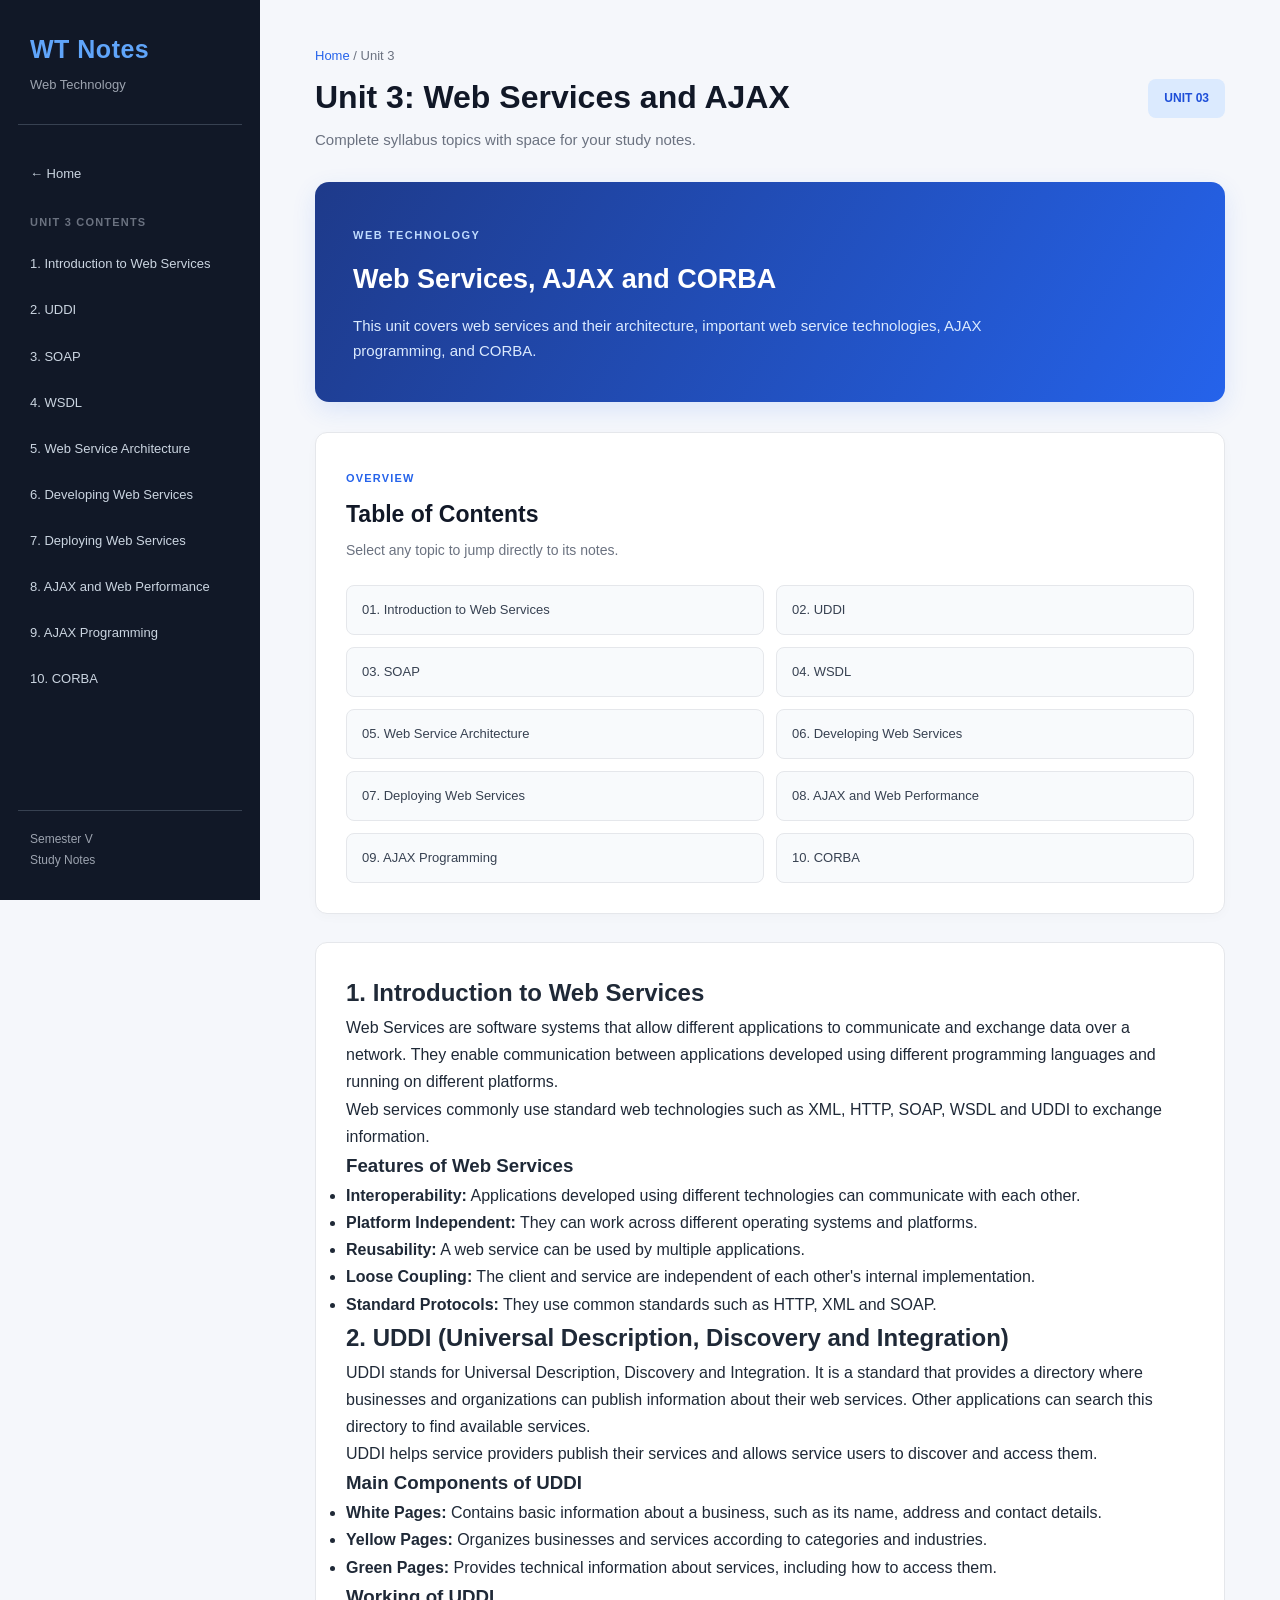
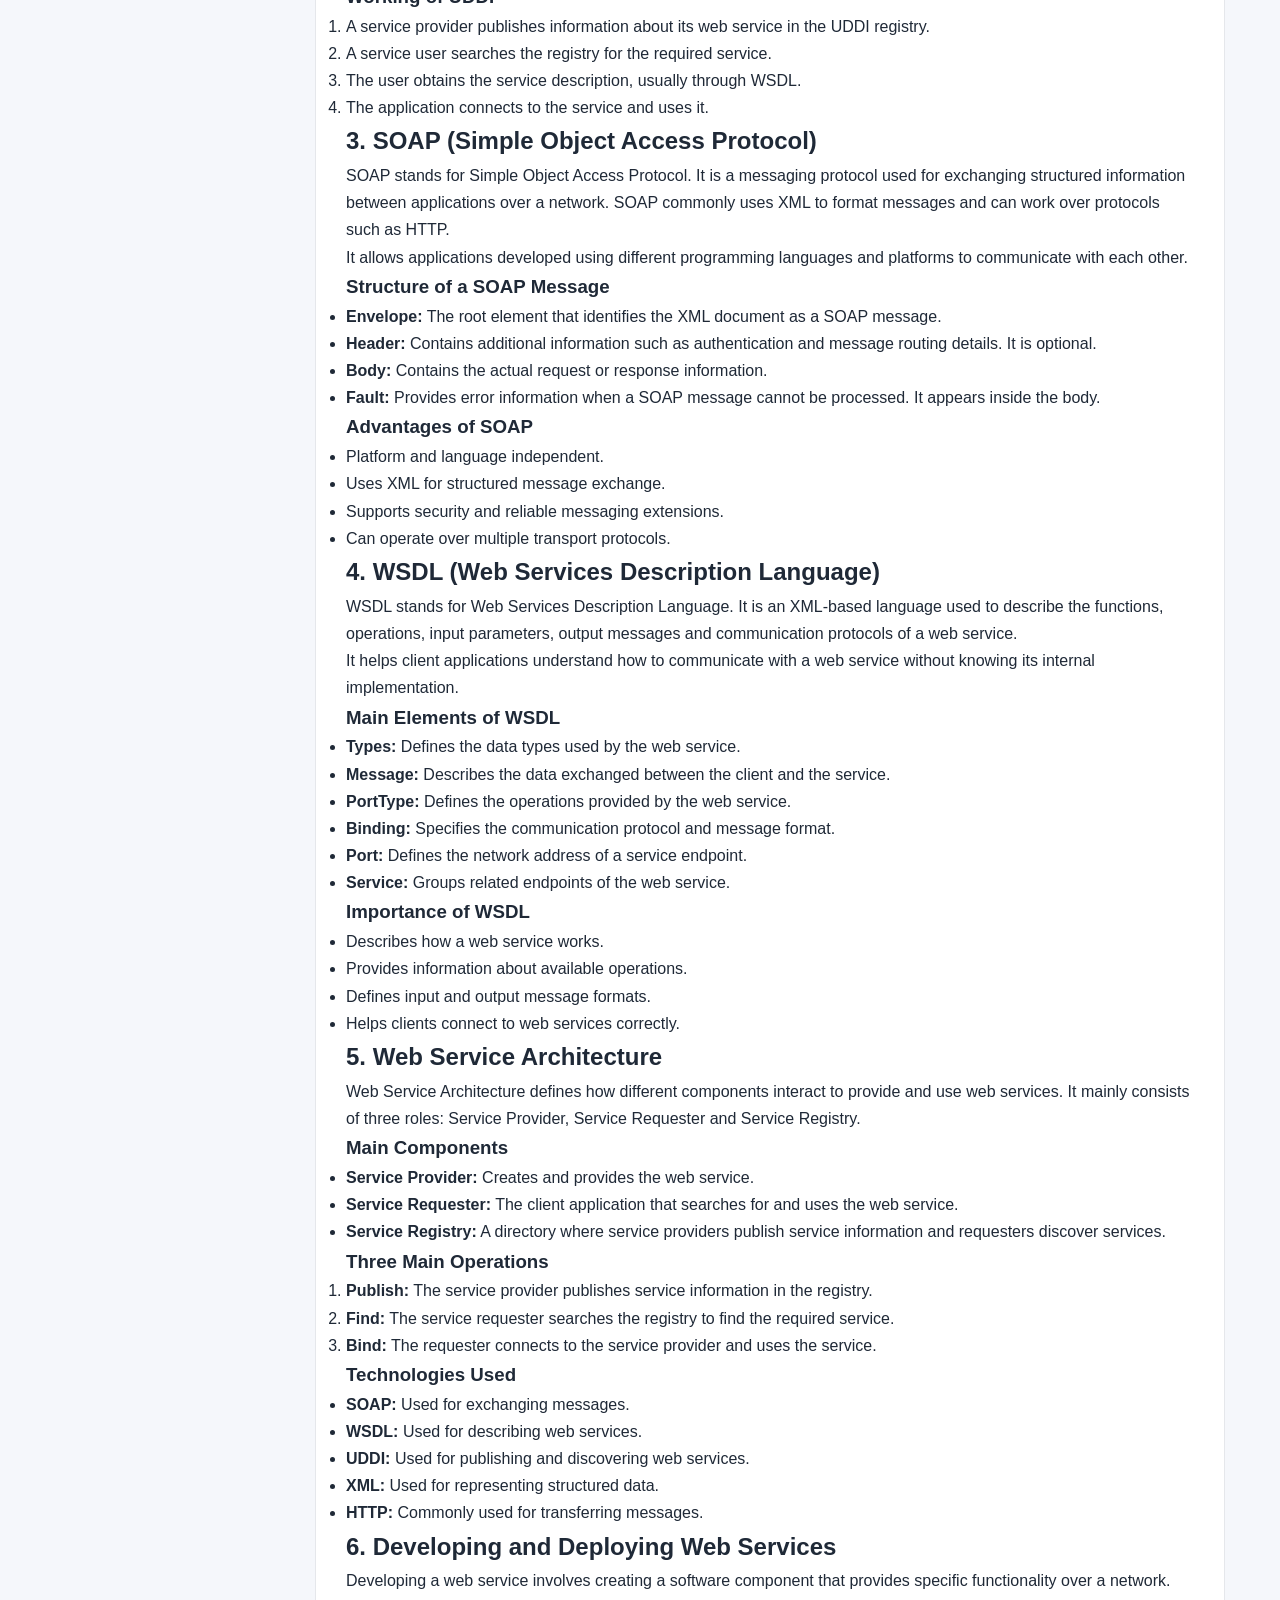
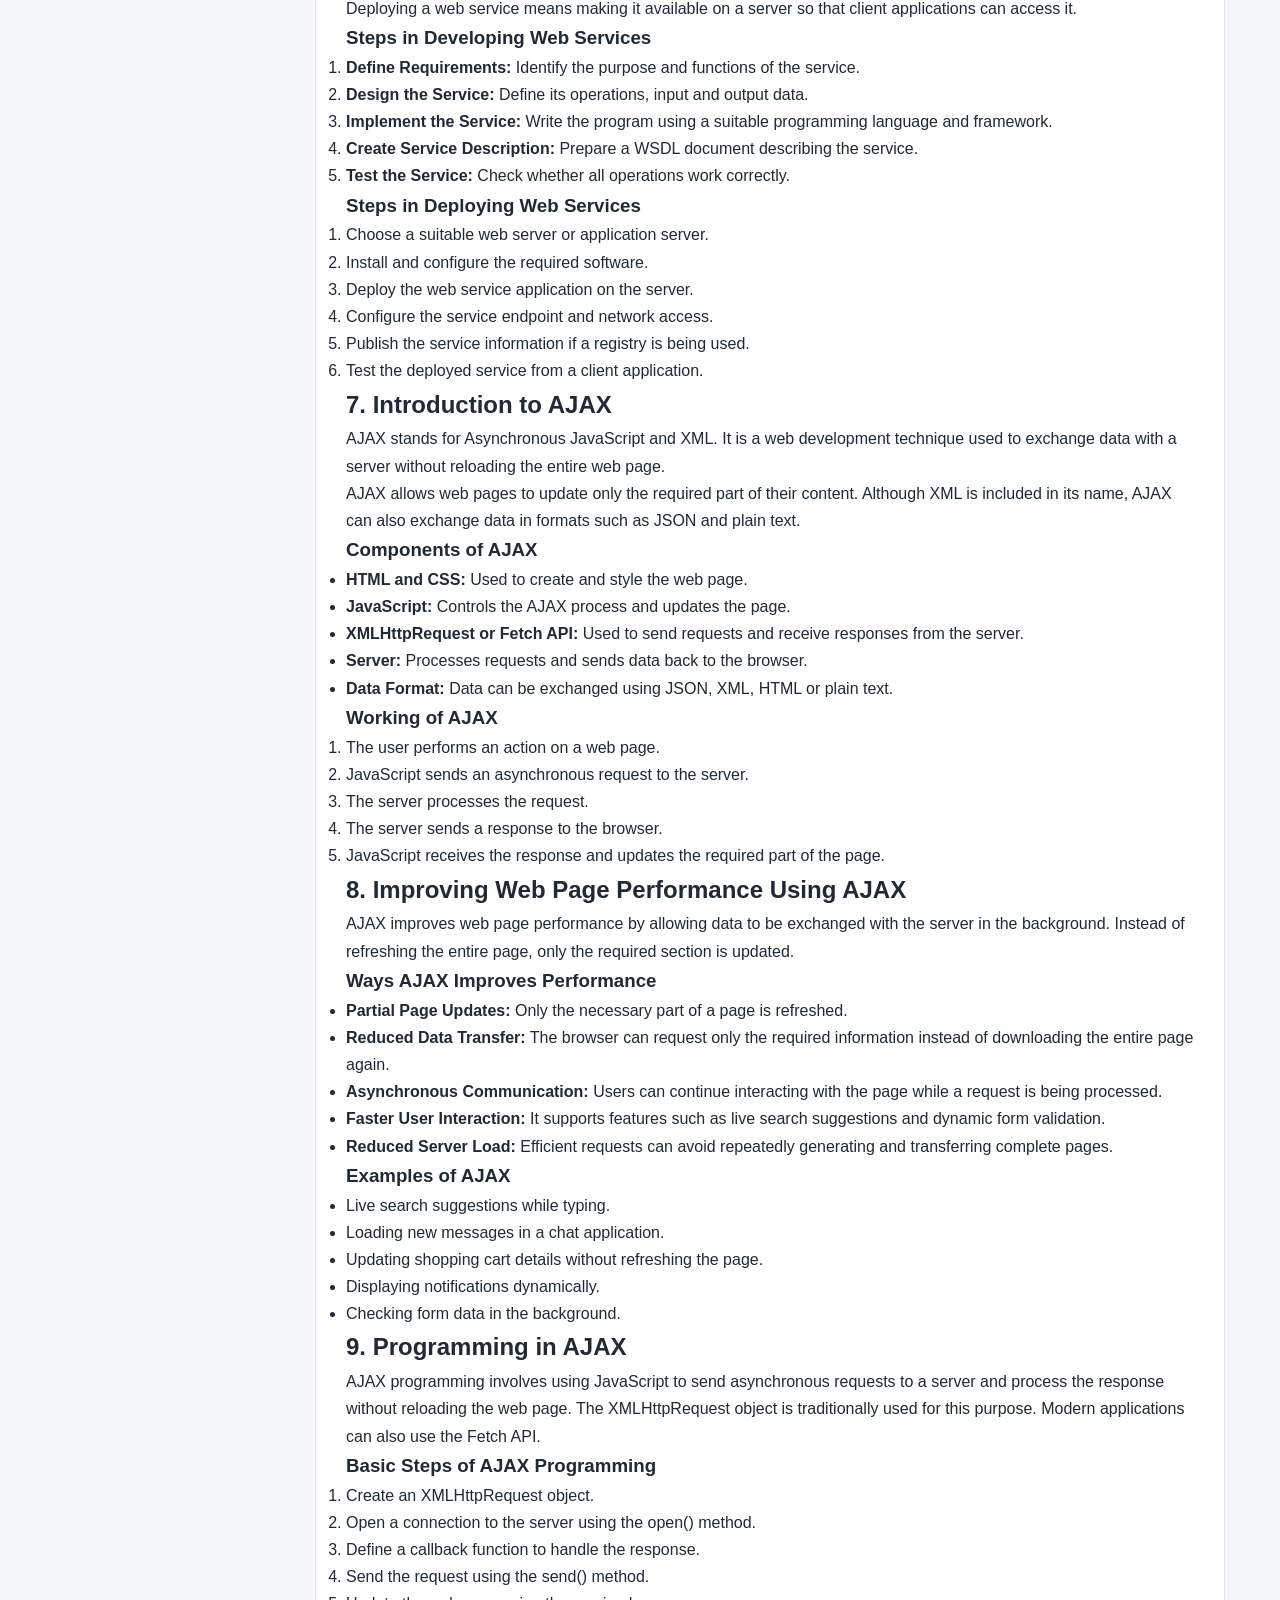
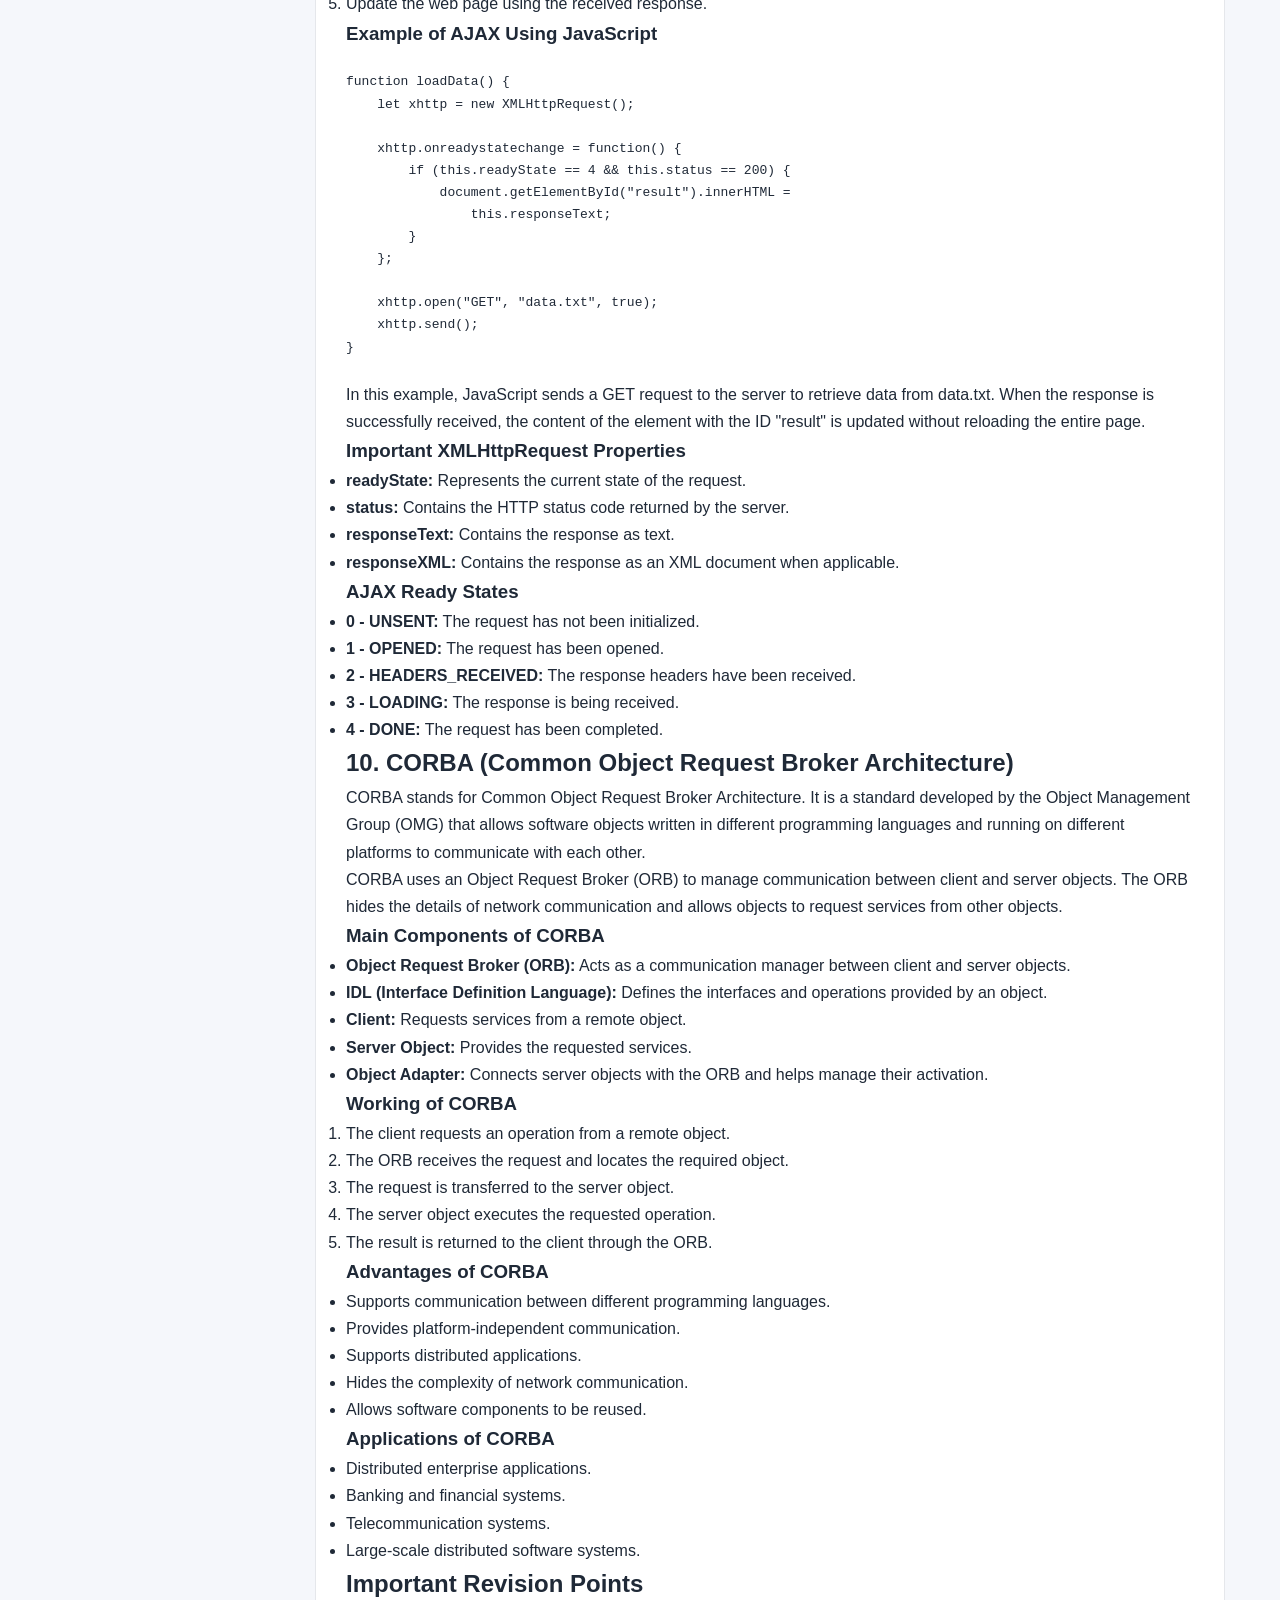
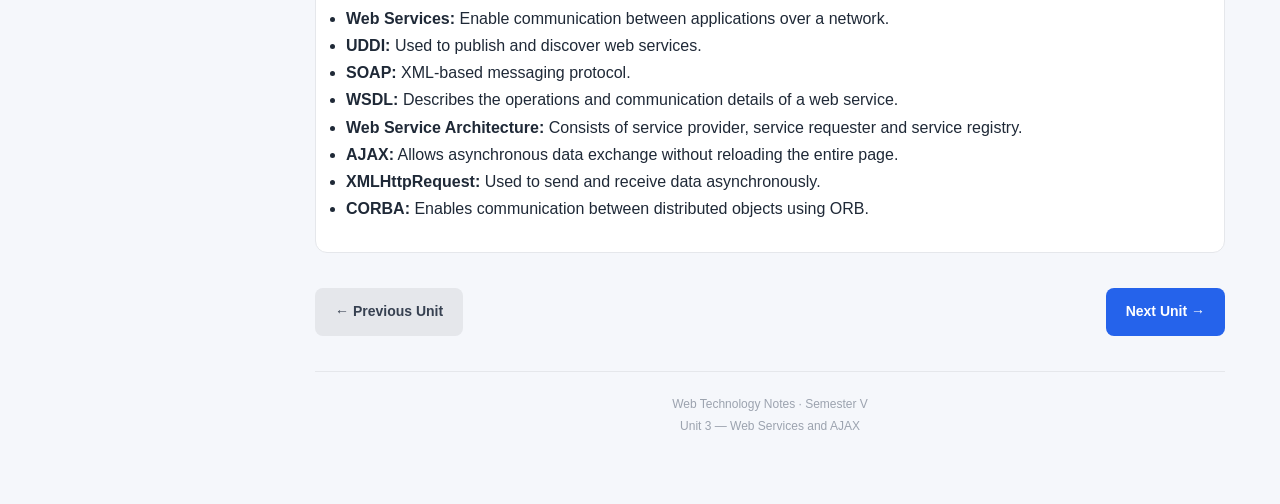
<file: unit3.html>
<!DOCTYPE html>
<html lang="en">
<head>
    <meta charset="UTF-8">
    <meta name="viewport" content="width=device-width, initial-scale=1.0">
    <title>Unit 3 - Web Technology Notes</title>
    <link rel="stylesheet" href="unit3.css">
</head>
<body>

    <!-- SIDEBAR -->
    <aside class="sidebar">
        <div class="logo">
            <h2>WT Notes</h2>
            <p>Web Technology</p>
        </div>

        <nav class="sidebar-nav">
            <a href="index.html" class="nav-link">← Home</a>
            <p class="nav-heading">UNIT 3 CONTENTS</p>

            <a href="#topic1" class="nav-link">1. Introduction to Web Services</a>
            <a href="#topic2" class="nav-link">2. UDDI</a>
            <a href="#topic3" class="nav-link">3. SOAP</a>
            <a href="#topic4" class="nav-link">4. WSDL</a>
            <a href="#topic5" class="nav-link">5. Web Service Architecture</a>
            <a href="#topic6" class="nav-link">6. Developing Web Services</a>
            <a href="#topic7" class="nav-link">7. Deploying Web Services</a>
            <a href="#topic8" class="nav-link">8. AJAX and Web Performance</a>
            <a href="#topic9" class="nav-link">9. AJAX Programming</a>
            <a href="#topic10" class="nav-link">10. CORBA</a>
        </nav>

        <div class="sidebar-bottom">
            <p>Semester V</p>
            <p>Study Notes</p>
        </div>
    </aside>


    <!-- MAIN CONTENT -->
    <main class="main-content">

        <!-- PAGE HEADER -->
        <header class="page-header">
            <div>
                <p class="breadcrumb">
                    <a href="index.html">Home</a> / Unit 3
                </p>
                <h1>Unit 3: Web Services and AJAX</h1>
                <p class="subtitle">
                    Complete syllabus topics with space for your study notes.
                </p>
            </div>

            <span class="unit-badge">UNIT 03</span>
        </header>


        <!-- INTRODUCTION -->
        <section class="hero">
            <span class="hero-label">WEB TECHNOLOGY</span>
            <h2>Web Services, AJAX and CORBA</h2>
            <p>
                This unit covers web services and their architecture,
                important web service technologies, AJAX programming,
                and CORBA.
            </p>
        </section>


        <!-- TABLE OF CONTENTS -->
        <section class="content-card">
            <div class="section-heading">
                <span class="section-tag">OVERVIEW</span>
                <h2>Table of Contents</h2>
                <p>Select any topic to jump directly to its notes.</p>
            </div>

            <div class="toc-grid">
                <a href="#topic1">01. Introduction to Web Services</a>
                <a href="#topic2">02. UDDI</a>
                <a href="#topic3">03. SOAP</a>
                <a href="#topic4">04. WSDL</a>
                <a href="#topic5">05. Web Service Architecture</a>
                <a href="#topic6">06. Developing Web Services</a>
                <a href="#topic7">07. Deploying Web Services</a>
                <a href="#topic8">08. AJAX and Web Performance</a>
                <a href="#topic9">09. AJAX Programming</a>
                <a href="#topic10">10. CORBA</a>
            </div>
        </section>


<!-- SINGLE NOTES SECTION -->
<section class="topic-card" id="unit-notes">
<section class="notes">

    <h2>1. Introduction to Web Services</h2>

    <p>Web Services are software systems that allow different applications to communicate and exchange data over a network. They enable communication between applications developed using different programming languages and running on different platforms.</p>

    <p>Web services commonly use standard web technologies such as XML, HTTP, SOAP, WSDL and UDDI to exchange information.</p>

    <h3>Features of Web Services</h3>
    <ul>
        <li><strong>Interoperability:</strong> Applications developed using different technologies can communicate with each other.</li>
        <li><strong>Platform Independent:</strong> They can work across different operating systems and platforms.</li>
        <li><strong>Reusability:</strong> A web service can be used by multiple applications.</li>
        <li><strong>Loose Coupling:</strong> The client and service are independent of each other's internal implementation.</li>
        <li><strong>Standard Protocols:</strong> They use common standards such as HTTP, XML and SOAP.</li>
    </ul>

    <h2>2. UDDI (Universal Description, Discovery and Integration)</h2>

    <p>UDDI stands for Universal Description, Discovery and Integration. It is a standard that provides a directory where businesses and organizations can publish information about their web services. Other applications can search this directory to find available services.</p>

    <p>UDDI helps service providers publish their services and allows service users to discover and access them.</p>

    <h3>Main Components of UDDI</h3>
    <ul>
        <li><strong>White Pages:</strong> Contains basic information about a business, such as its name, address and contact details.</li>
        <li><strong>Yellow Pages:</strong> Organizes businesses and services according to categories and industries.</li>
        <li><strong>Green Pages:</strong> Provides technical information about services, including how to access them.</li>
    </ul>

    <h3>Working of UDDI</h3>
    <ol>
        <li>A service provider publishes information about its web service in the UDDI registry.</li>
        <li>A service user searches the registry for the required service.</li>
        <li>The user obtains the service description, usually through WSDL.</li>
        <li>The application connects to the service and uses it.</li>
    </ol>

    <h2>3. SOAP (Simple Object Access Protocol)</h2>

    <p>SOAP stands for Simple Object Access Protocol. It is a messaging protocol used for exchanging structured information between applications over a network. SOAP commonly uses XML to format messages and can work over protocols such as HTTP.</p>

    <p>It allows applications developed using different programming languages and platforms to communicate with each other.</p>

    <h3>Structure of a SOAP Message</h3>
    <ul>
        <li><strong>Envelope:</strong> The root element that identifies the XML document as a SOAP message.</li>
        <li><strong>Header:</strong> Contains additional information such as authentication and message routing details. It is optional.</li>
        <li><strong>Body:</strong> Contains the actual request or response information.</li>
        <li><strong>Fault:</strong> Provides error information when a SOAP message cannot be processed. It appears inside the body.</li>
    </ul>

    <h3>Advantages of SOAP</h3>
    <ul>
        <li>Platform and language independent.</li>
        <li>Uses XML for structured message exchange.</li>
        <li>Supports security and reliable messaging extensions.</li>
        <li>Can operate over multiple transport protocols.</li>
    </ul>

    <h2>4. WSDL (Web Services Description Language)</h2>

    <p>WSDL stands for Web Services Description Language. It is an XML-based language used to describe the functions, operations, input parameters, output messages and communication protocols of a web service.</p>

    <p>It helps client applications understand how to communicate with a web service without knowing its internal implementation.</p>

    <h3>Main Elements of WSDL</h3>
    <ul>
        <li><strong>Types:</strong> Defines the data types used by the web service.</li>
        <li><strong>Message:</strong> Describes the data exchanged between the client and the service.</li>
        <li><strong>PortType:</strong> Defines the operations provided by the web service.</li>
        <li><strong>Binding:</strong> Specifies the communication protocol and message format.</li>
        <li><strong>Port:</strong> Defines the network address of a service endpoint.</li>
        <li><strong>Service:</strong> Groups related endpoints of the web service.</li>
    </ul>

    <h3>Importance of WSDL</h3>
    <ul>
        <li>Describes how a web service works.</li>
        <li>Provides information about available operations.</li>
        <li>Defines input and output message formats.</li>
        <li>Helps clients connect to web services correctly.</li>
    </ul>

    <h2>5. Web Service Architecture</h2>

    <p>Web Service Architecture defines how different components interact to provide and use web services. It mainly consists of three roles: Service Provider, Service Requester and Service Registry.</p>

    <h3>Main Components</h3>
    <ul>
        <li><strong>Service Provider:</strong> Creates and provides the web service.</li>
        <li><strong>Service Requester:</strong> The client application that searches for and uses the web service.</li>
        <li><strong>Service Registry:</strong> A directory where service providers publish service information and requesters discover services.</li>
    </ul>

    <h3>Three Main Operations</h3>
    <ol>
        <li><strong>Publish:</strong> The service provider publishes service information in the registry.</li>
        <li><strong>Find:</strong> The service requester searches the registry to find the required service.</li>
        <li><strong>Bind:</strong> The requester connects to the service provider and uses the service.</li>
    </ol>

    <h3>Technologies Used</h3>
    <ul>
        <li><strong>SOAP:</strong> Used for exchanging messages.</li>
        <li><strong>WSDL:</strong> Used for describing web services.</li>
        <li><strong>UDDI:</strong> Used for publishing and discovering web services.</li>
        <li><strong>XML:</strong> Used for representing structured data.</li>
        <li><strong>HTTP:</strong> Commonly used for transferring messages.</li>
    </ul>

    <h2>6. Developing and Deploying Web Services</h2>

    <p>Developing a web service involves creating a software component that provides specific functionality over a network. Deploying a web service means making it available on a server so that client applications can access it.</p>

    <h3>Steps in Developing Web Services</h3>
    <ol>
        <li><strong>Define Requirements:</strong> Identify the purpose and functions of the service.</li>
        <li><strong>Design the Service:</strong> Define its operations, input and output data.</li>
        <li><strong>Implement the Service:</strong> Write the program using a suitable programming language and framework.</li>
        <li><strong>Create Service Description:</strong> Prepare a WSDL document describing the service.</li>
        <li><strong>Test the Service:</strong> Check whether all operations work correctly.</li>
    </ol>

    <h3>Steps in Deploying Web Services</h3>
    <ol>
        <li>Choose a suitable web server or application server.</li>
        <li>Install and configure the required software.</li>
        <li>Deploy the web service application on the server.</li>
        <li>Configure the service endpoint and network access.</li>
        <li>Publish the service information if a registry is being used.</li>
        <li>Test the deployed service from a client application.</li>
    </ol>

    <h2>7. Introduction to AJAX</h2>

    <p>AJAX stands for Asynchronous JavaScript and XML. It is a web development technique used to exchange data with a server without reloading the entire web page.</p>

    <p>AJAX allows web pages to update only the required part of their content. Although XML is included in its name, AJAX can also exchange data in formats such as JSON and plain text.</p>

    <h3>Components of AJAX</h3>
    <ul>
        <li><strong>HTML and CSS:</strong> Used to create and style the web page.</li>
        <li><strong>JavaScript:</strong> Controls the AJAX process and updates the page.</li>
        <li><strong>XMLHttpRequest or Fetch API:</strong> Used to send requests and receive responses from the server.</li>
        <li><strong>Server:</strong> Processes requests and sends data back to the browser.</li>
        <li><strong>Data Format:</strong> Data can be exchanged using JSON, XML, HTML or plain text.</li>
    </ul>

    <h3>Working of AJAX</h3>
    <ol>
        <li>The user performs an action on a web page.</li>
        <li>JavaScript sends an asynchronous request to the server.</li>
        <li>The server processes the request.</li>
        <li>The server sends a response to the browser.</li>
        <li>JavaScript receives the response and updates the required part of the page.</li>
    </ol>

    <h2>8. Improving Web Page Performance Using AJAX</h2>

    <p>AJAX improves web page performance by allowing data to be exchanged with the server in the background. Instead of refreshing the entire page, only the required section is updated.</p>

    <h3>Ways AJAX Improves Performance</h3>
    <ul>
        <li><strong>Partial Page Updates:</strong> Only the necessary part of a page is refreshed.</li>
        <li><strong>Reduced Data Transfer:</strong> The browser can request only the required information instead of downloading the entire page again.</li>
        <li><strong>Asynchronous Communication:</strong> Users can continue interacting with the page while a request is being processed.</li>
        <li><strong>Faster User Interaction:</strong> It supports features such as live search suggestions and dynamic form validation.</li>
        <li><strong>Reduced Server Load:</strong> Efficient requests can avoid repeatedly generating and transferring complete pages.</li>
    </ul>

    <h3>Examples of AJAX</h3>
    <ul>
        <li>Live search suggestions while typing.</li>
        <li>Loading new messages in a chat application.</li>
        <li>Updating shopping cart details without refreshing the page.</li>
        <li>Displaying notifications dynamically.</li>
        <li>Checking form data in the background.</li>
    </ul>

    <h2>9. Programming in AJAX</h2>

    <p>AJAX programming involves using JavaScript to send asynchronous requests to a server and process the response without reloading the web page. The XMLHttpRequest object is traditionally used for this purpose. Modern applications can also use the Fetch API.</p>

    <h3>Basic Steps of AJAX Programming</h3>
    <ol>
        <li>Create an XMLHttpRequest object.</li>
        <li>Open a connection to the server using the open() method.</li>
        <li>Define a callback function to handle the response.</li>
        <li>Send the request using the send() method.</li>
        <li>Update the web page using the received response.</li>
    </ol>

    <h3>Example of AJAX Using JavaScript</h3>
    <pre><code>
function loadData() {
    let xhttp = new XMLHttpRequest();

    xhttp.onreadystatechange = function() {
        if (this.readyState == 4 && this.status == 200) {
            document.getElementById("result").innerHTML =
                this.responseText;
        }
    };

    xhttp.open("GET", "data.txt", true);
    xhttp.send();
}
    </code></pre>

    <p>In this example, JavaScript sends a GET request to the server to retrieve data from data.txt. When the response is successfully received, the content of the element with the ID "result" is updated without reloading the entire page.</p>

    <h3>Important XMLHttpRequest Properties</h3>
    <ul>
        <li><strong>readyState:</strong> Represents the current state of the request.</li>
        <li><strong>status:</strong> Contains the HTTP status code returned by the server.</li>
        <li><strong>responseText:</strong> Contains the response as text.</li>
        <li><strong>responseXML:</strong> Contains the response as an XML document when applicable.</li>
    </ul>

    <h3>AJAX Ready States</h3>
    <ul>
        <li><strong>0 - UNSENT:</strong> The request has not been initialized.</li>
        <li><strong>1 - OPENED:</strong> The request has been opened.</li>
        <li><strong>2 - HEADERS_RECEIVED:</strong> The response headers have been received.</li>
        <li><strong>3 - LOADING:</strong> The response is being received.</li>
        <li><strong>4 - DONE:</strong> The request has been completed.</li>
    </ul>

    <h2>10. CORBA (Common Object Request Broker Architecture)</h2>

    <p>CORBA stands for Common Object Request Broker Architecture. It is a standard developed by the Object Management Group (OMG) that allows software objects written in different programming languages and running on different platforms to communicate with each other.</p>

    <p>CORBA uses an Object Request Broker (ORB) to manage communication between client and server objects. The ORB hides the details of network communication and allows objects to request services from other objects.</p>

    <h3>Main Components of CORBA</h3>
    <ul>
        <li><strong>Object Request Broker (ORB):</strong> Acts as a communication manager between client and server objects.</li>
        <li><strong>IDL (Interface Definition Language):</strong> Defines the interfaces and operations provided by an object.</li>
        <li><strong>Client:</strong> Requests services from a remote object.</li>
        <li><strong>Server Object:</strong> Provides the requested services.</li>
        <li><strong>Object Adapter:</strong> Connects server objects with the ORB and helps manage their activation.</li>
    </ul>

    <h3>Working of CORBA</h3>
    <ol>
        <li>The client requests an operation from a remote object.</li>
        <li>The ORB receives the request and locates the required object.</li>
        <li>The request is transferred to the server object.</li>
        <li>The server object executes the requested operation.</li>
        <li>The result is returned to the client through the ORB.</li>
    </ol>

    <h3>Advantages of CORBA</h3>
    <ul>
        <li>Supports communication between different programming languages.</li>
        <li>Provides platform-independent communication.</li>
        <li>Supports distributed applications.</li>
        <li>Hides the complexity of network communication.</li>
        <li>Allows software components to be reused.</li>
    </ul>

    <h3>Applications of CORBA</h3>
    <ul>
        <li>Distributed enterprise applications.</li>
        <li>Banking and financial systems.</li>
        <li>Telecommunication systems.</li>
        <li>Large-scale distributed software systems.</li>
    </ul>

    <h2>Important Revision Points</h2>
    <ul>
        <li><strong>Web Services:</strong> Enable communication between applications over a network.</li>
        <li><strong>UDDI:</strong> Used to publish and discover web services.</li>
        <li><strong>SOAP:</strong> XML-based messaging protocol.</li>
        <li><strong>WSDL:</strong> Describes the operations and communication details of a web service.</li>
        <li><strong>Web Service Architecture:</strong> Consists of service provider, service requester and service registry.</li>
        <li><strong>AJAX:</strong> Allows asynchronous data exchange without reloading the entire page.</li>
        <li><strong>XMLHttpRequest:</strong> Used to send and receive data asynchronously.</li>
        <li><strong>CORBA:</strong> Enables communication between distributed objects using ORB.</li>
    </ul>
</section>
</section>



        <!-- PAGE NAVIGATION -->
        <div class="page-navigation">
            <a href="unit2.html" class="previous-btn">← Previous Unit</a>
            <a href="unit4.html" class="next-btn">Next Unit →</a>
        </div>


        <!-- FOOTER -->
        <footer class="footer">
            <p>Web Technology Notes · Semester V</p>
            <p>Unit 3 — Web Services and AJAX</p>
        </footer>

    </main>

</body>
</html>
</file>
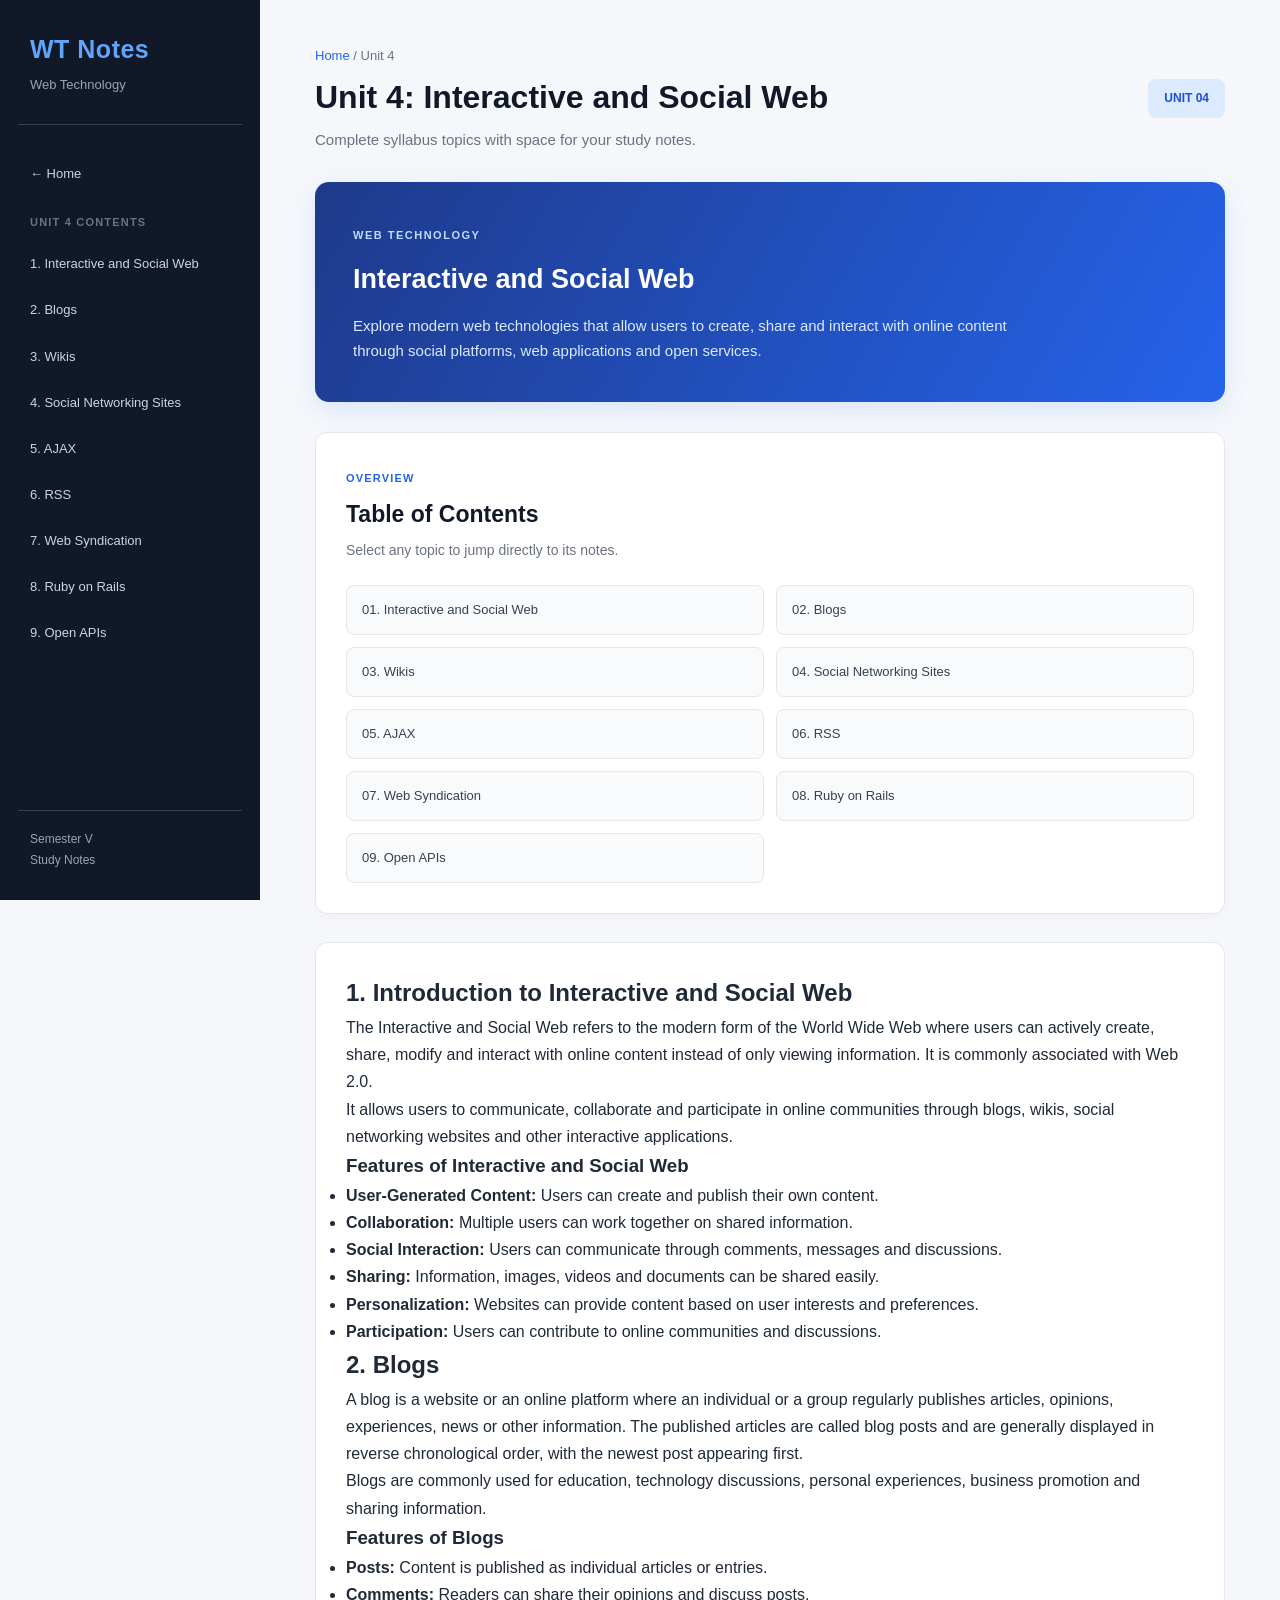
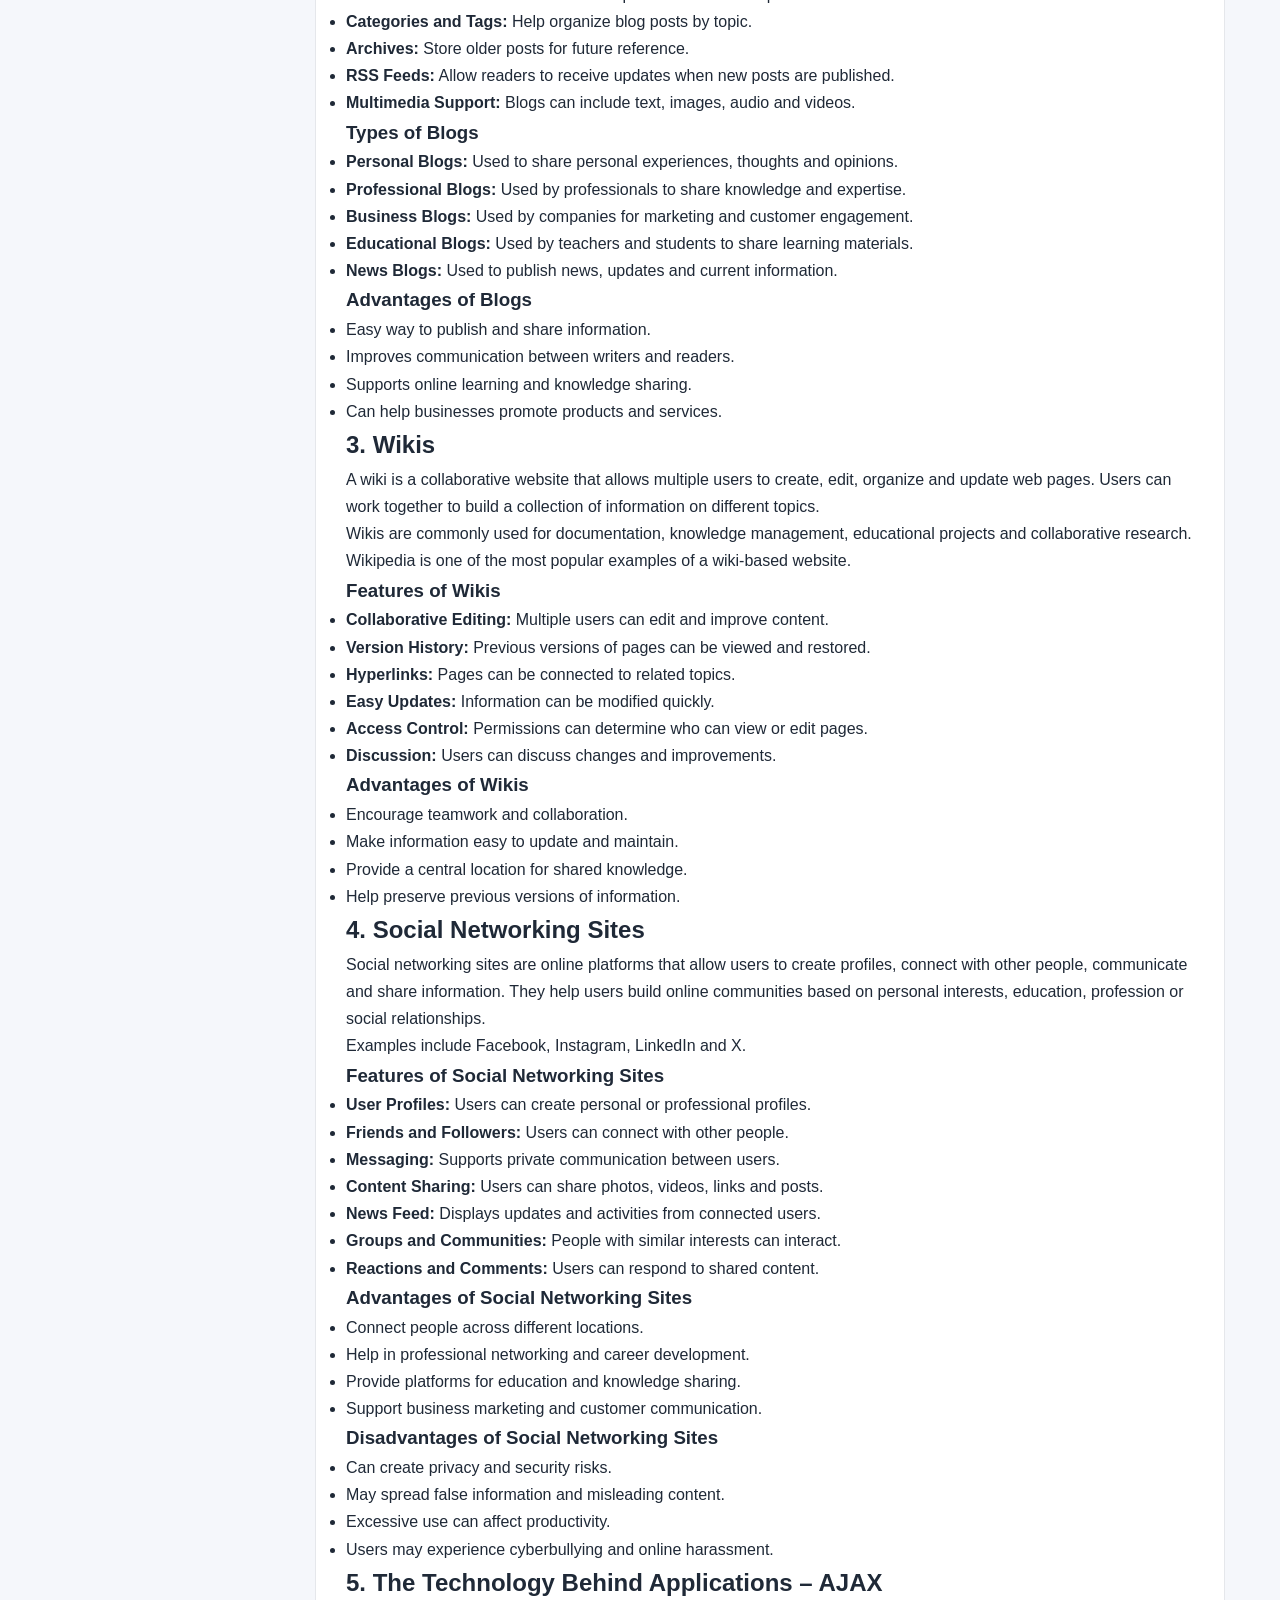
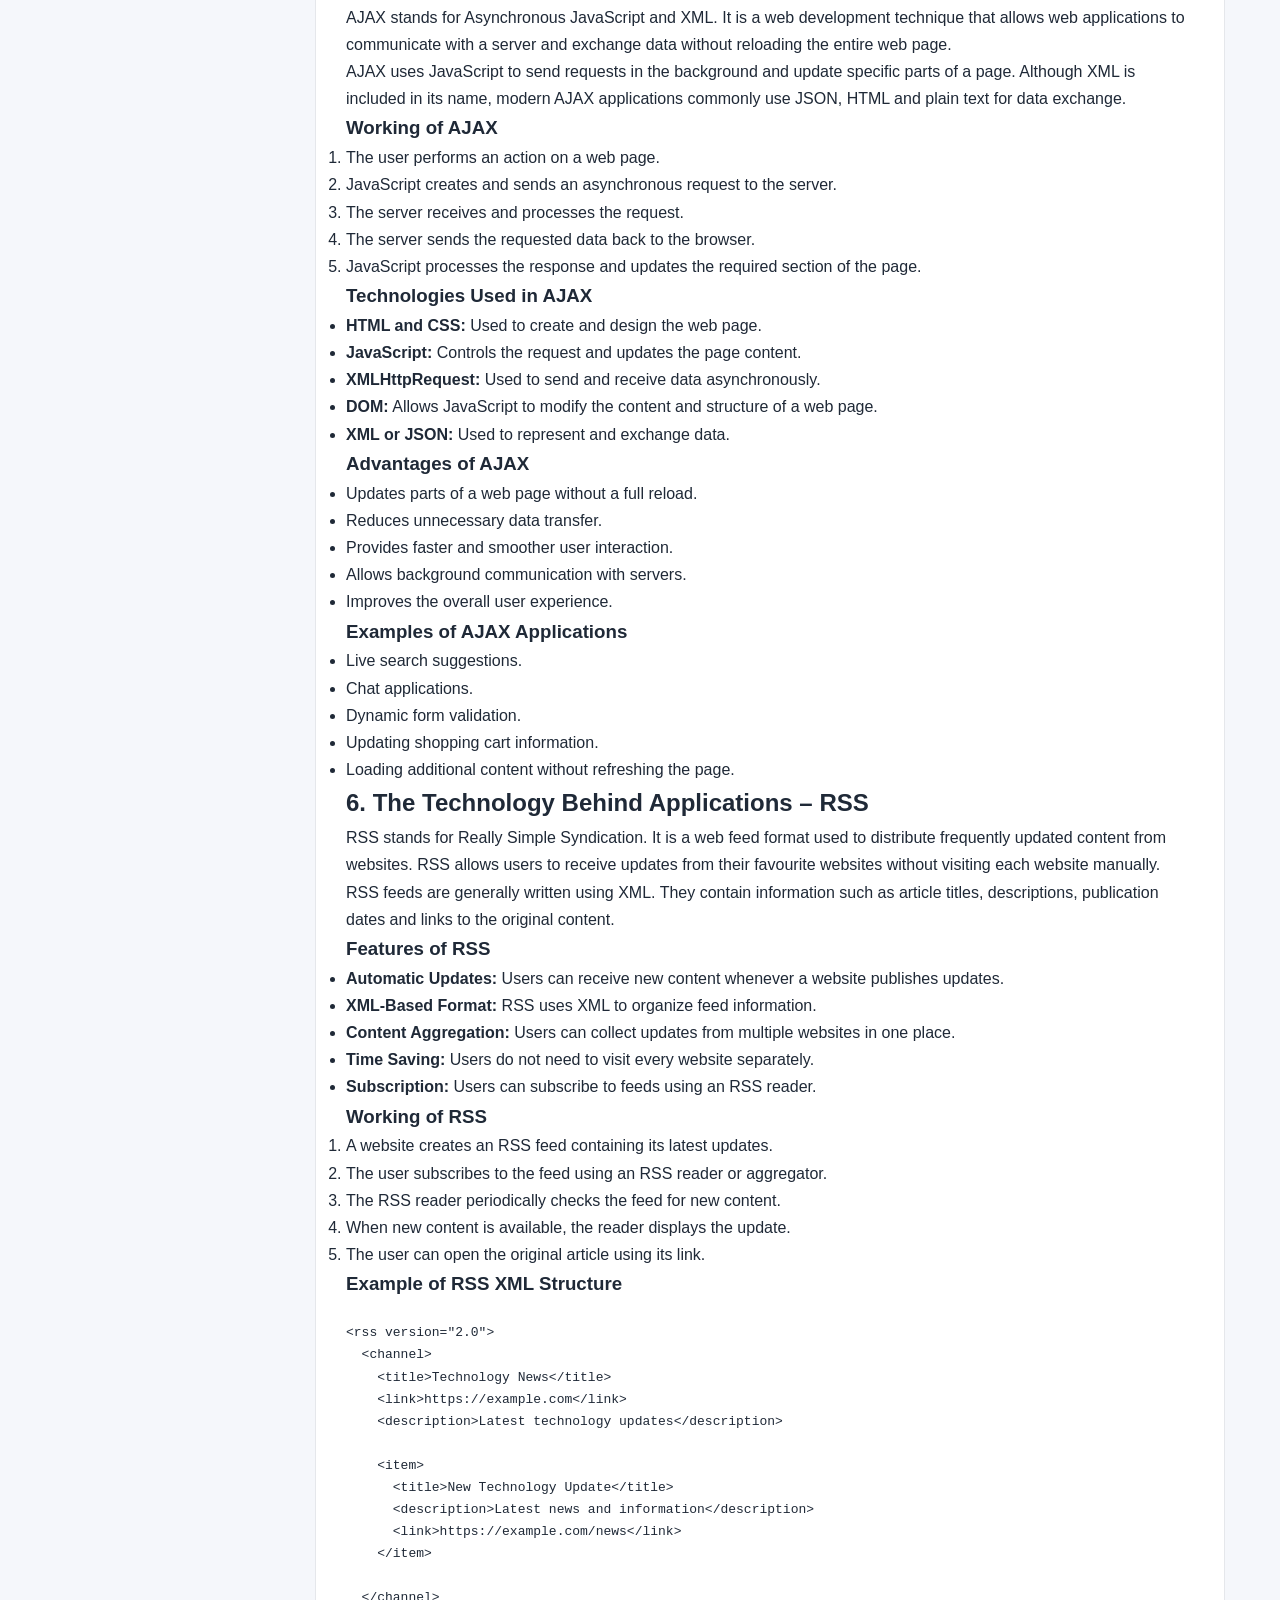
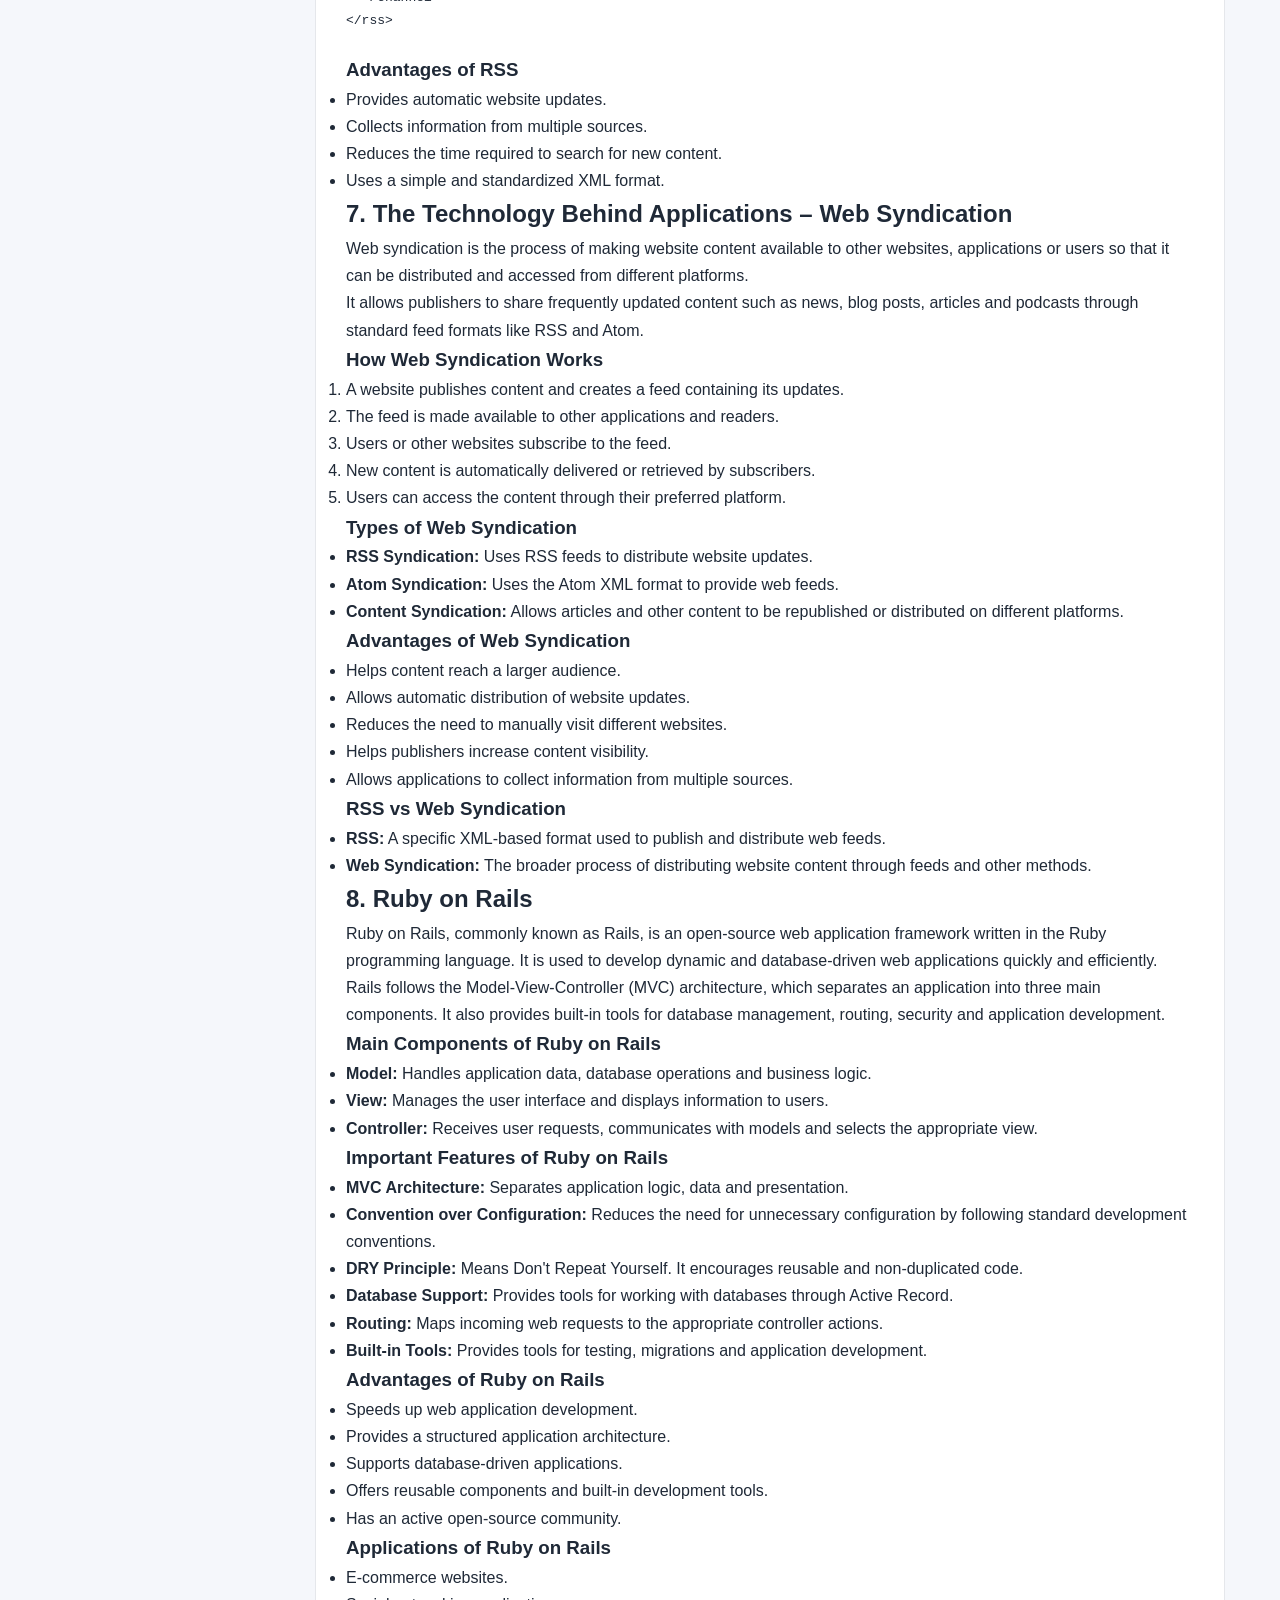
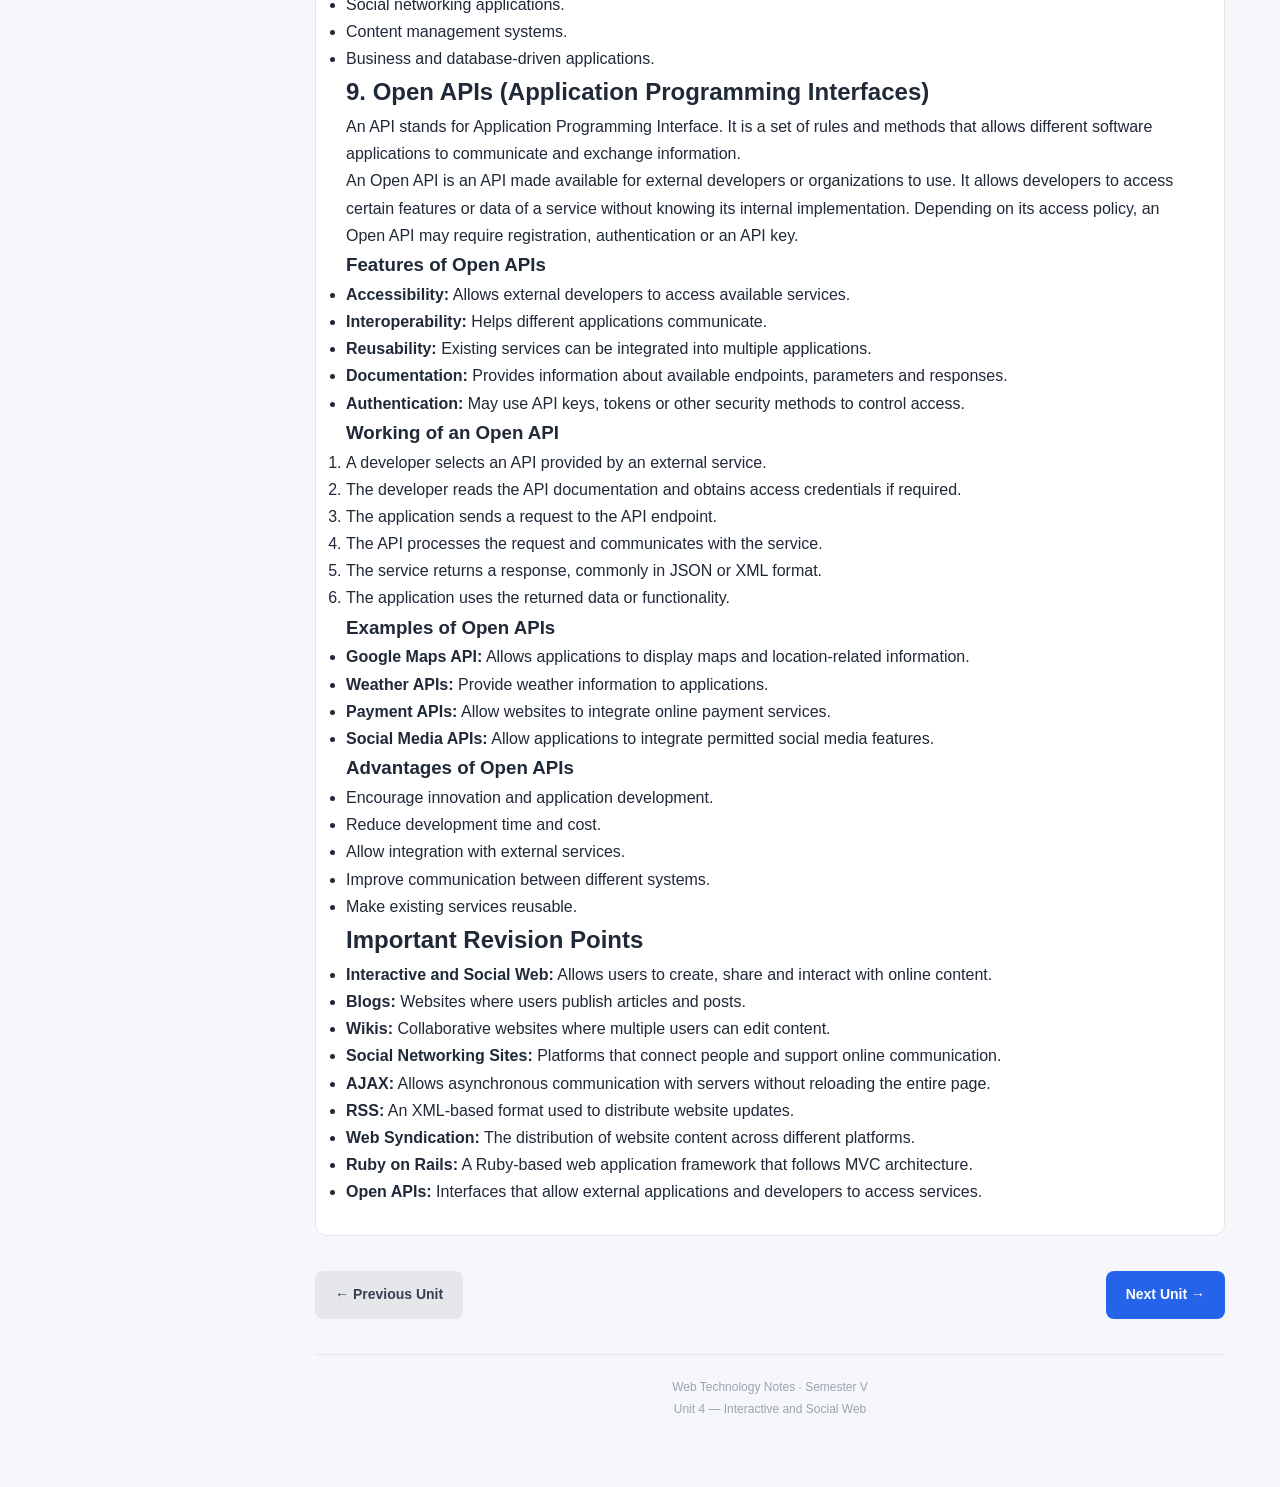
<file: unit4.html>
<!DOCTYPE html>
<html lang="en">
<head>
    <meta charset="UTF-8">
    <meta name="viewport" content="width=device-width, initial-scale=1.0">
    <title>Unit 4 - Web Technology Notes</title>
    <link rel="stylesheet" href="unit4.css">
</head>
<body>

    <!-- SIDEBAR -->
    <aside class="sidebar">
        <div class="logo">
            <h2>WT Notes</h2>
            <p>Web Technology</p>
        </div>

        <nav class="sidebar-nav">
            <a href="index.html" class="nav-link">← Home</a>
            <p class="nav-heading">UNIT 4 CONTENTS</p>

            <a href="#topic1" class="nav-link">1. Interactive and Social Web</a>
            <a href="#topic2" class="nav-link">2. Blogs</a>
            <a href="#topic3" class="nav-link">3. Wikis</a>
            <a href="#topic4" class="nav-link">4. Social Networking Sites</a>
            <a href="#topic5" class="nav-link">5. AJAX</a>
            <a href="#topic6" class="nav-link">6. RSS</a>
            <a href="#topic7" class="nav-link">7. Web Syndication</a>
            <a href="#topic8" class="nav-link">8. Ruby on Rails</a>
            <a href="#topic9" class="nav-link">9. Open APIs</a>
        </nav>

        <div class="sidebar-bottom">
            <p>Semester V</p>
            <p>Study Notes</p>
        </div>
    </aside>


    <!-- MAIN CONTENT -->
    <main class="main-content">

        <!-- PAGE HEADER -->
        <header class="page-header">
            <div>
                <p class="breadcrumb">
                    <a href="index.html">Home</a> / Unit 4
                </p>
                <h1>Unit 4: Interactive and Social Web</h1>
                <p class="subtitle">
                    Complete syllabus topics with space for your study notes.
                </p>
            </div>

            <span class="unit-badge">UNIT 04</span>
        </header>


        <!-- HERO SECTION -->
        <section class="hero">
            <span class="hero-label">WEB TECHNOLOGY</span>
            <h2>Interactive and Social Web</h2>
            <p>
                Explore modern web technologies that allow users to create,
                share and interact with online content through social platforms,
                web applications and open services.
            </p>
        </section>


        <!-- TABLE OF CONTENTS -->
        <section class="content-card">
            <div class="section-heading">
                <span class="section-tag">OVERVIEW</span>
                <h2>Table of Contents</h2>
                <p>Select any topic to jump directly to its notes.</p>
            </div>

            <div class="toc-grid">
                <a href="#topic1">01. Interactive and Social Web</a>
                <a href="#topic2">02. Blogs</a>
                <a href="#topic3">03. Wikis</a>
                <a href="#topic4">04. Social Networking Sites</a>
                <a href="#topic5">05. AJAX</a>
                <a href="#topic6">06. RSS</a>
                <a href="#topic7">07. Web Syndication</a>
                <a href="#topic8">08. Ruby on Rails</a>
                <a href="#topic9">09. Open APIs</a>
            </div>
        </section>


<!-- SINGLE NOTES SECTION -->
<section class="topic-card" id="unit-notes">
<section class="notes">

    <h2>1. Introduction to Interactive and Social Web</h2>

    <p>The Interactive and Social Web refers to the modern form of the World Wide Web where users can actively create, share, modify and interact with online content instead of only viewing information. It is commonly associated with Web 2.0.</p>

    <p>It allows users to communicate, collaborate and participate in online communities through blogs, wikis, social networking websites and other interactive applications.</p>

    <h3>Features of Interactive and Social Web</h3>
    <ul>
        <li><strong>User-Generated Content:</strong> Users can create and publish their own content.</li>
        <li><strong>Collaboration:</strong> Multiple users can work together on shared information.</li>
        <li><strong>Social Interaction:</strong> Users can communicate through comments, messages and discussions.</li>
        <li><strong>Sharing:</strong> Information, images, videos and documents can be shared easily.</li>
        <li><strong>Personalization:</strong> Websites can provide content based on user interests and preferences.</li>
        <li><strong>Participation:</strong> Users can contribute to online communities and discussions.</li>
    </ul>

    <h2>2. Blogs</h2>

    <p>A blog is a website or an online platform where an individual or a group regularly publishes articles, opinions, experiences, news or other information. The published articles are called blog posts and are generally displayed in reverse chronological order, with the newest post appearing first.</p>

    <p>Blogs are commonly used for education, technology discussions, personal experiences, business promotion and sharing information.</p>

    <h3>Features of Blogs</h3>
    <ul>
        <li><strong>Posts:</strong> Content is published as individual articles or entries.</li>
        <li><strong>Comments:</strong> Readers can share their opinions and discuss posts.</li>
        <li><strong>Categories and Tags:</strong> Help organize blog posts by topic.</li>
        <li><strong>Archives:</strong> Store older posts for future reference.</li>
        <li><strong>RSS Feeds:</strong> Allow readers to receive updates when new posts are published.</li>
        <li><strong>Multimedia Support:</strong> Blogs can include text, images, audio and videos.</li>
    </ul>

    <h3>Types of Blogs</h3>
    <ul>
        <li><strong>Personal Blogs:</strong> Used to share personal experiences, thoughts and opinions.</li>
        <li><strong>Professional Blogs:</strong> Used by professionals to share knowledge and expertise.</li>
        <li><strong>Business Blogs:</strong> Used by companies for marketing and customer engagement.</li>
        <li><strong>Educational Blogs:</strong> Used by teachers and students to share learning materials.</li>
        <li><strong>News Blogs:</strong> Used to publish news, updates and current information.</li>
    </ul>

    <h3>Advantages of Blogs</h3>
    <ul>
        <li>Easy way to publish and share information.</li>
        <li>Improves communication between writers and readers.</li>
        <li>Supports online learning and knowledge sharing.</li>
        <li>Can help businesses promote products and services.</li>
    </ul>

    <h2>3. Wikis</h2>

    <p>A wiki is a collaborative website that allows multiple users to create, edit, organize and update web pages. Users can work together to build a collection of information on different topics.</p>

    <p>Wikis are commonly used for documentation, knowledge management, educational projects and collaborative research. Wikipedia is one of the most popular examples of a wiki-based website.</p>

    <h3>Features of Wikis</h3>
    <ul>
        <li><strong>Collaborative Editing:</strong> Multiple users can edit and improve content.</li>
        <li><strong>Version History:</strong> Previous versions of pages can be viewed and restored.</li>
        <li><strong>Hyperlinks:</strong> Pages can be connected to related topics.</li>
        <li><strong>Easy Updates:</strong> Information can be modified quickly.</li>
        <li><strong>Access Control:</strong> Permissions can determine who can view or edit pages.</li>
        <li><strong>Discussion:</strong> Users can discuss changes and improvements.</li>
    </ul>

    <h3>Advantages of Wikis</h3>
    <ul>
        <li>Encourage teamwork and collaboration.</li>
        <li>Make information easy to update and maintain.</li>
        <li>Provide a central location for shared knowledge.</li>
        <li>Help preserve previous versions of information.</li>
    </ul>

    <h2>4. Social Networking Sites</h2>

    <p>Social networking sites are online platforms that allow users to create profiles, connect with other people, communicate and share information. They help users build online communities based on personal interests, education, profession or social relationships.</p>

    <p>Examples include Facebook, Instagram, LinkedIn and X.</p>

    <h3>Features of Social Networking Sites</h3>
    <ul>
        <li><strong>User Profiles:</strong> Users can create personal or professional profiles.</li>
        <li><strong>Friends and Followers:</strong> Users can connect with other people.</li>
        <li><strong>Messaging:</strong> Supports private communication between users.</li>
        <li><strong>Content Sharing:</strong> Users can share photos, videos, links and posts.</li>
        <li><strong>News Feed:</strong> Displays updates and activities from connected users.</li>
        <li><strong>Groups and Communities:</strong> People with similar interests can interact.</li>
        <li><strong>Reactions and Comments:</strong> Users can respond to shared content.</li>
    </ul>

    <h3>Advantages of Social Networking Sites</h3>
    <ul>
        <li>Connect people across different locations.</li>
        <li>Help in professional networking and career development.</li>
        <li>Provide platforms for education and knowledge sharing.</li>
        <li>Support business marketing and customer communication.</li>
    </ul>

    <h3>Disadvantages of Social Networking Sites</h3>
    <ul>
        <li>Can create privacy and security risks.</li>
        <li>May spread false information and misleading content.</li>
        <li>Excessive use can affect productivity.</li>
        <li>Users may experience cyberbullying and online harassment.</li>
    </ul>

    <h2>5. The Technology Behind Applications – AJAX</h2>

    <p>AJAX stands for Asynchronous JavaScript and XML. It is a web development technique that allows web applications to communicate with a server and exchange data without reloading the entire web page.</p>

    <p>AJAX uses JavaScript to send requests in the background and update specific parts of a page. Although XML is included in its name, modern AJAX applications commonly use JSON, HTML and plain text for data exchange.</p>

    <h3>Working of AJAX</h3>
    <ol>
        <li>The user performs an action on a web page.</li>
        <li>JavaScript creates and sends an asynchronous request to the server.</li>
        <li>The server receives and processes the request.</li>
        <li>The server sends the requested data back to the browser.</li>
        <li>JavaScript processes the response and updates the required section of the page.</li>
    </ol>

    <h3>Technologies Used in AJAX</h3>
    <ul>
        <li><strong>HTML and CSS:</strong> Used to create and design the web page.</li>
        <li><strong>JavaScript:</strong> Controls the request and updates the page content.</li>
        <li><strong>XMLHttpRequest:</strong> Used to send and receive data asynchronously.</li>
        <li><strong>DOM:</strong> Allows JavaScript to modify the content and structure of a web page.</li>
        <li><strong>XML or JSON:</strong> Used to represent and exchange data.</li>
    </ul>

    <h3>Advantages of AJAX</h3>
    <ul>
        <li>Updates parts of a web page without a full reload.</li>
        <li>Reduces unnecessary data transfer.</li>
        <li>Provides faster and smoother user interaction.</li>
        <li>Allows background communication with servers.</li>
        <li>Improves the overall user experience.</li>
    </ul>

    <h3>Examples of AJAX Applications</h3>
    <ul>
        <li>Live search suggestions.</li>
        <li>Chat applications.</li>
        <li>Dynamic form validation.</li>
        <li>Updating shopping cart information.</li>
        <li>Loading additional content without refreshing the page.</li>
    </ul>

    <h2>6. The Technology Behind Applications – RSS</h2>

    <p>RSS stands for Really Simple Syndication. It is a web feed format used to distribute frequently updated content from websites. RSS allows users to receive updates from their favourite websites without visiting each website manually.</p>

    <p>RSS feeds are generally written using XML. They contain information such as article titles, descriptions, publication dates and links to the original content.</p>

    <h3>Features of RSS</h3>
    <ul>
        <li><strong>Automatic Updates:</strong> Users can receive new content whenever a website publishes updates.</li>
        <li><strong>XML-Based Format:</strong> RSS uses XML to organize feed information.</li>
        <li><strong>Content Aggregation:</strong> Users can collect updates from multiple websites in one place.</li>
        <li><strong>Time Saving:</strong> Users do not need to visit every website separately.</li>
        <li><strong>Subscription:</strong> Users can subscribe to feeds using an RSS reader.</li>
    </ul>

    <h3>Working of RSS</h3>
    <ol>
        <li>A website creates an RSS feed containing its latest updates.</li>
        <li>The user subscribes to the feed using an RSS reader or aggregator.</li>
        <li>The RSS reader periodically checks the feed for new content.</li>
        <li>When new content is available, the reader displays the update.</li>
        <li>The user can open the original article using its link.</li>
    </ol>

    <h3>Example of RSS XML Structure</h3>
    <pre><code>
&lt;rss version="2.0"&gt;
  &lt;channel&gt;
    &lt;title&gt;Technology News&lt;/title&gt;
    &lt;link&gt;https://example.com&lt;/link&gt;
    &lt;description&gt;Latest technology updates&lt;/description&gt;

    &lt;item&gt;
      &lt;title&gt;New Technology Update&lt;/title&gt;
      &lt;description&gt;Latest news and information&lt;/description&gt;
      &lt;link&gt;https://example.com/news&lt;/link&gt;
    &lt;/item&gt;

  &lt;/channel&gt;
&lt;/rss&gt;
    </code></pre>

    <h3>Advantages of RSS</h3>
    <ul>
        <li>Provides automatic website updates.</li>
        <li>Collects information from multiple sources.</li>
        <li>Reduces the time required to search for new content.</li>
        <li>Uses a simple and standardized XML format.</li>
    </ul>

    <h2>7. The Technology Behind Applications – Web Syndication</h2>

    <p>Web syndication is the process of making website content available to other websites, applications or users so that it can be distributed and accessed from different platforms.</p>

    <p>It allows publishers to share frequently updated content such as news, blog posts, articles and podcasts through standard feed formats like RSS and Atom.</p>

    <h3>How Web Syndication Works</h3>
    <ol>
        <li>A website publishes content and creates a feed containing its updates.</li>
        <li>The feed is made available to other applications and readers.</li>
        <li>Users or other websites subscribe to the feed.</li>
        <li>New content is automatically delivered or retrieved by subscribers.</li>
        <li>Users can access the content through their preferred platform.</li>
    </ol>

    <h3>Types of Web Syndication</h3>
    <ul>
        <li><strong>RSS Syndication:</strong> Uses RSS feeds to distribute website updates.</li>
        <li><strong>Atom Syndication:</strong> Uses the Atom XML format to provide web feeds.</li>
        <li><strong>Content Syndication:</strong> Allows articles and other content to be republished or distributed on different platforms.</li>
    </ul>

    <h3>Advantages of Web Syndication</h3>
    <ul>
        <li>Helps content reach a larger audience.</li>
        <li>Allows automatic distribution of website updates.</li>
        <li>Reduces the need to manually visit different websites.</li>
        <li>Helps publishers increase content visibility.</li>
        <li>Allows applications to collect information from multiple sources.</li>
    </ul>

    <h3>RSS vs Web Syndication</h3>
    <ul>
        <li><strong>RSS:</strong> A specific XML-based format used to publish and distribute web feeds.</li>
        <li><strong>Web Syndication:</strong> The broader process of distributing website content through feeds and other methods.</li>
    </ul>

    <h2>8. Ruby on Rails</h2>

    <p>Ruby on Rails, commonly known as Rails, is an open-source web application framework written in the Ruby programming language. It is used to develop dynamic and database-driven web applications quickly and efficiently.</p>

    <p>Rails follows the Model-View-Controller (MVC) architecture, which separates an application into three main components. It also provides built-in tools for database management, routing, security and application development.</p>

    <h3>Main Components of Ruby on Rails</h3>
    <ul>
        <li><strong>Model:</strong> Handles application data, database operations and business logic.</li>
        <li><strong>View:</strong> Manages the user interface and displays information to users.</li>
        <li><strong>Controller:</strong> Receives user requests, communicates with models and selects the appropriate view.</li>
    </ul>

    <h3>Important Features of Ruby on Rails</h3>
    <ul>
        <li><strong>MVC Architecture:</strong> Separates application logic, data and presentation.</li>
        <li><strong>Convention over Configuration:</strong> Reduces the need for unnecessary configuration by following standard development conventions.</li>
        <li><strong>DRY Principle:</strong> Means Don't Repeat Yourself. It encourages reusable and non-duplicated code.</li>
        <li><strong>Database Support:</strong> Provides tools for working with databases through Active Record.</li>
        <li><strong>Routing:</strong> Maps incoming web requests to the appropriate controller actions.</li>
        <li><strong>Built-in Tools:</strong> Provides tools for testing, migrations and application development.</li>
    </ul>

    <h3>Advantages of Ruby on Rails</h3>
    <ul>
        <li>Speeds up web application development.</li>
        <li>Provides a structured application architecture.</li>
        <li>Supports database-driven applications.</li>
        <li>Offers reusable components and built-in development tools.</li>
        <li>Has an active open-source community.</li>
    </ul>

    <h3>Applications of Ruby on Rails</h3>
    <ul>
        <li>E-commerce websites.</li>
        <li>Social networking applications.</li>
        <li>Content management systems.</li>
        <li>Business and database-driven applications.</li>
    </ul>

    <h2>9. Open APIs (Application Programming Interfaces)</h2>

    <p>An API stands for Application Programming Interface. It is a set of rules and methods that allows different software applications to communicate and exchange information.</p>

    <p>An Open API is an API made available for external developers or organizations to use. It allows developers to access certain features or data of a service without knowing its internal implementation. Depending on its access policy, an Open API may require registration, authentication or an API key.</p>

    <h3>Features of Open APIs</h3>
    <ul>
        <li><strong>Accessibility:</strong> Allows external developers to access available services.</li>
        <li><strong>Interoperability:</strong> Helps different applications communicate.</li>
        <li><strong>Reusability:</strong> Existing services can be integrated into multiple applications.</li>
        <li><strong>Documentation:</strong> Provides information about available endpoints, parameters and responses.</li>
        <li><strong>Authentication:</strong> May use API keys, tokens or other security methods to control access.</li>
    </ul>

    <h3>Working of an Open API</h3>
    <ol>
        <li>A developer selects an API provided by an external service.</li>
        <li>The developer reads the API documentation and obtains access credentials if required.</li>
        <li>The application sends a request to the API endpoint.</li>
        <li>The API processes the request and communicates with the service.</li>
        <li>The service returns a response, commonly in JSON or XML format.</li>
        <li>The application uses the returned data or functionality.</li>
    </ol>

    <h3>Examples of Open APIs</h3>
    <ul>
        <li><strong>Google Maps API:</strong> Allows applications to display maps and location-related information.</li>
        <li><strong>Weather APIs:</strong> Provide weather information to applications.</li>
        <li><strong>Payment APIs:</strong> Allow websites to integrate online payment services.</li>
        <li><strong>Social Media APIs:</strong> Allow applications to integrate permitted social media features.</li>
    </ul>

    <h3>Advantages of Open APIs</h3>
    <ul>
        <li>Encourage innovation and application development.</li>
        <li>Reduce development time and cost.</li>
        <li>Allow integration with external services.</li>
        <li>Improve communication between different systems.</li>
        <li>Make existing services reusable.</li>
    </ul>

    <h2>Important Revision Points</h2>
    <ul>
        <li><strong>Interactive and Social Web:</strong> Allows users to create, share and interact with online content.</li>
        <li><strong>Blogs:</strong> Websites where users publish articles and posts.</li>
        <li><strong>Wikis:</strong> Collaborative websites where multiple users can edit content.</li>
        <li><strong>Social Networking Sites:</strong> Platforms that connect people and support online communication.</li>
        <li><strong>AJAX:</strong> Allows asynchronous communication with servers without reloading the entire page.</li>
        <li><strong>RSS:</strong> An XML-based format used to distribute website updates.</li>
        <li><strong>Web Syndication:</strong> The distribution of website content across different platforms.</li>
        <li><strong>Ruby on Rails:</strong> A Ruby-based web application framework that follows MVC architecture.</li>
        <li><strong>Open APIs:</strong> Interfaces that allow external applications and developers to access services.</li>
    </ul>

</section>
</section>


        <!-- PAGE NAVIGATION -->
        <div class="page-navigation">
            <a href="unit3.html" class="previous-btn">← Previous Unit</a>
            <a href="unit5.html" class="next-btn">Next Unit →</a>
        </div>


        <!-- FOOTER -->
        <footer class="footer">
            <p>Web Technology Notes · Semester V</p>
            <p>Unit 4 — Interactive and Social Web</p>
        </footer>

    </main>

</body>
</html>
</file>
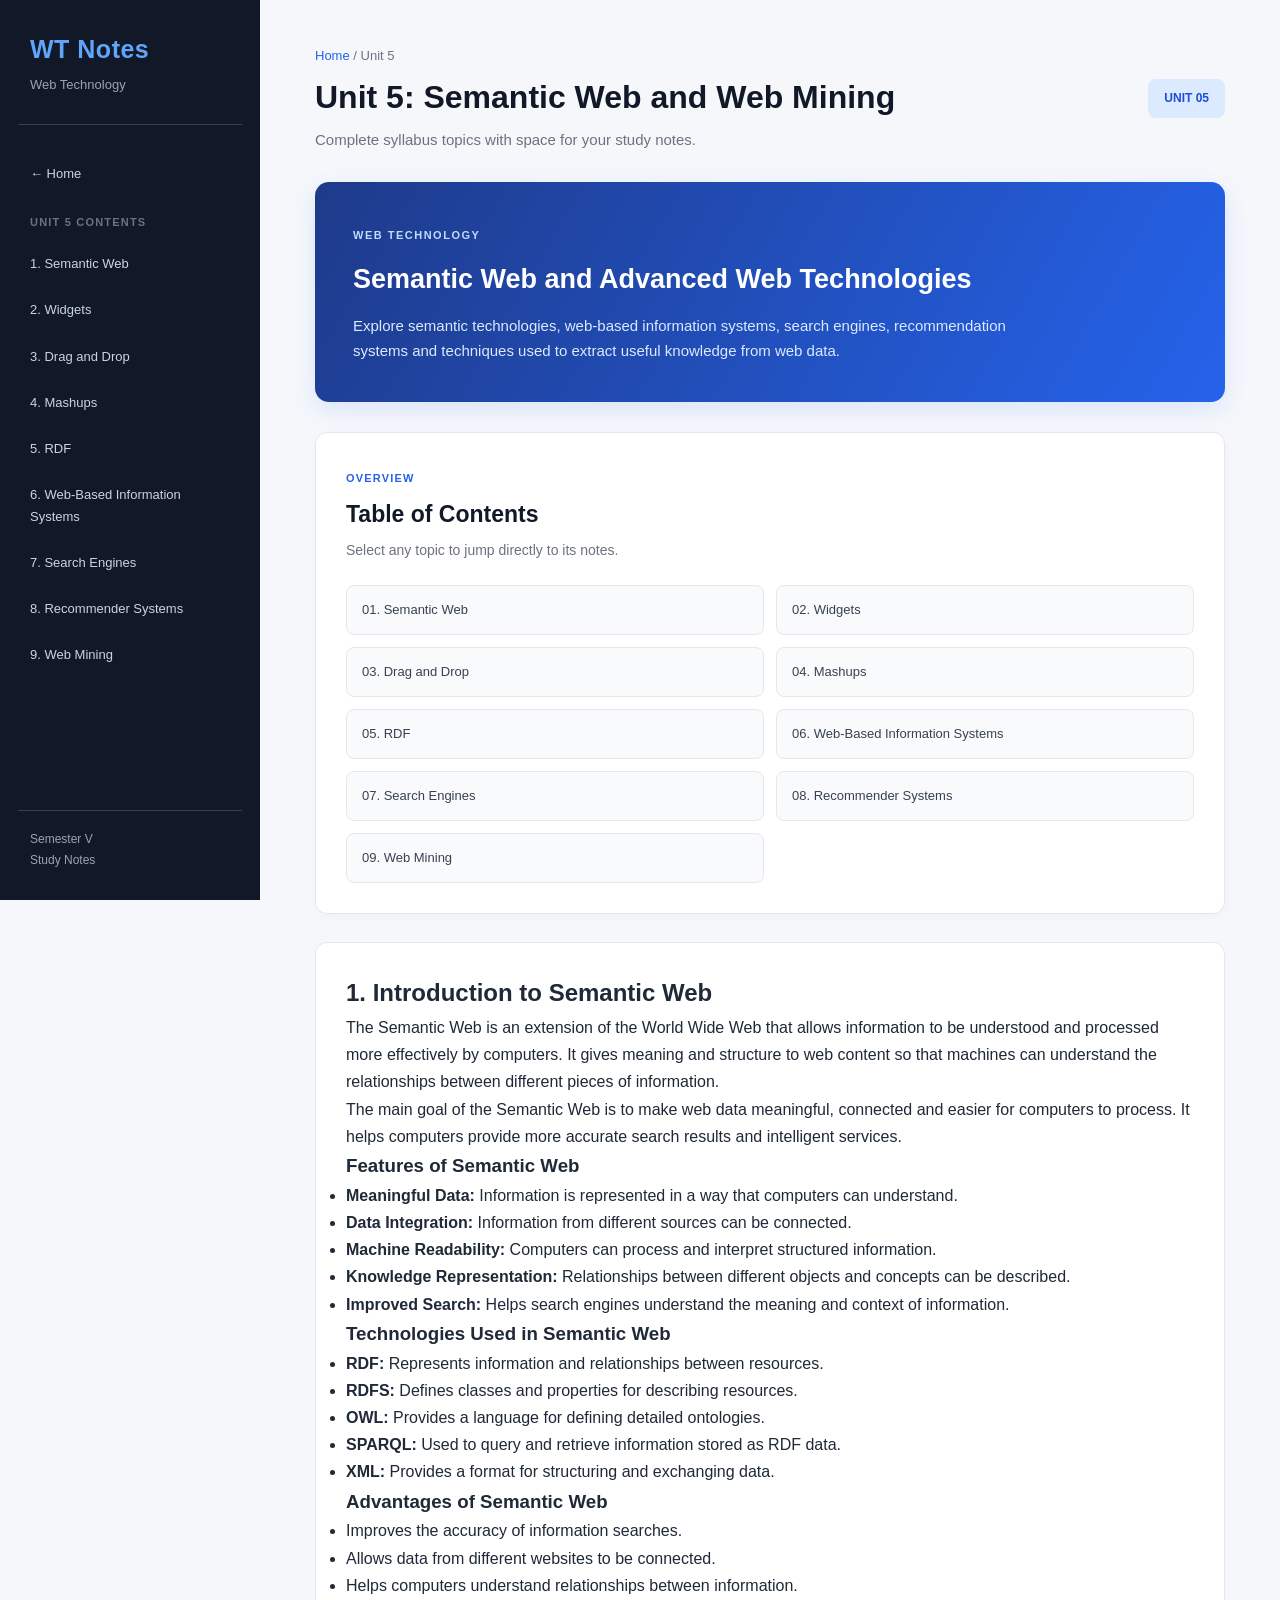
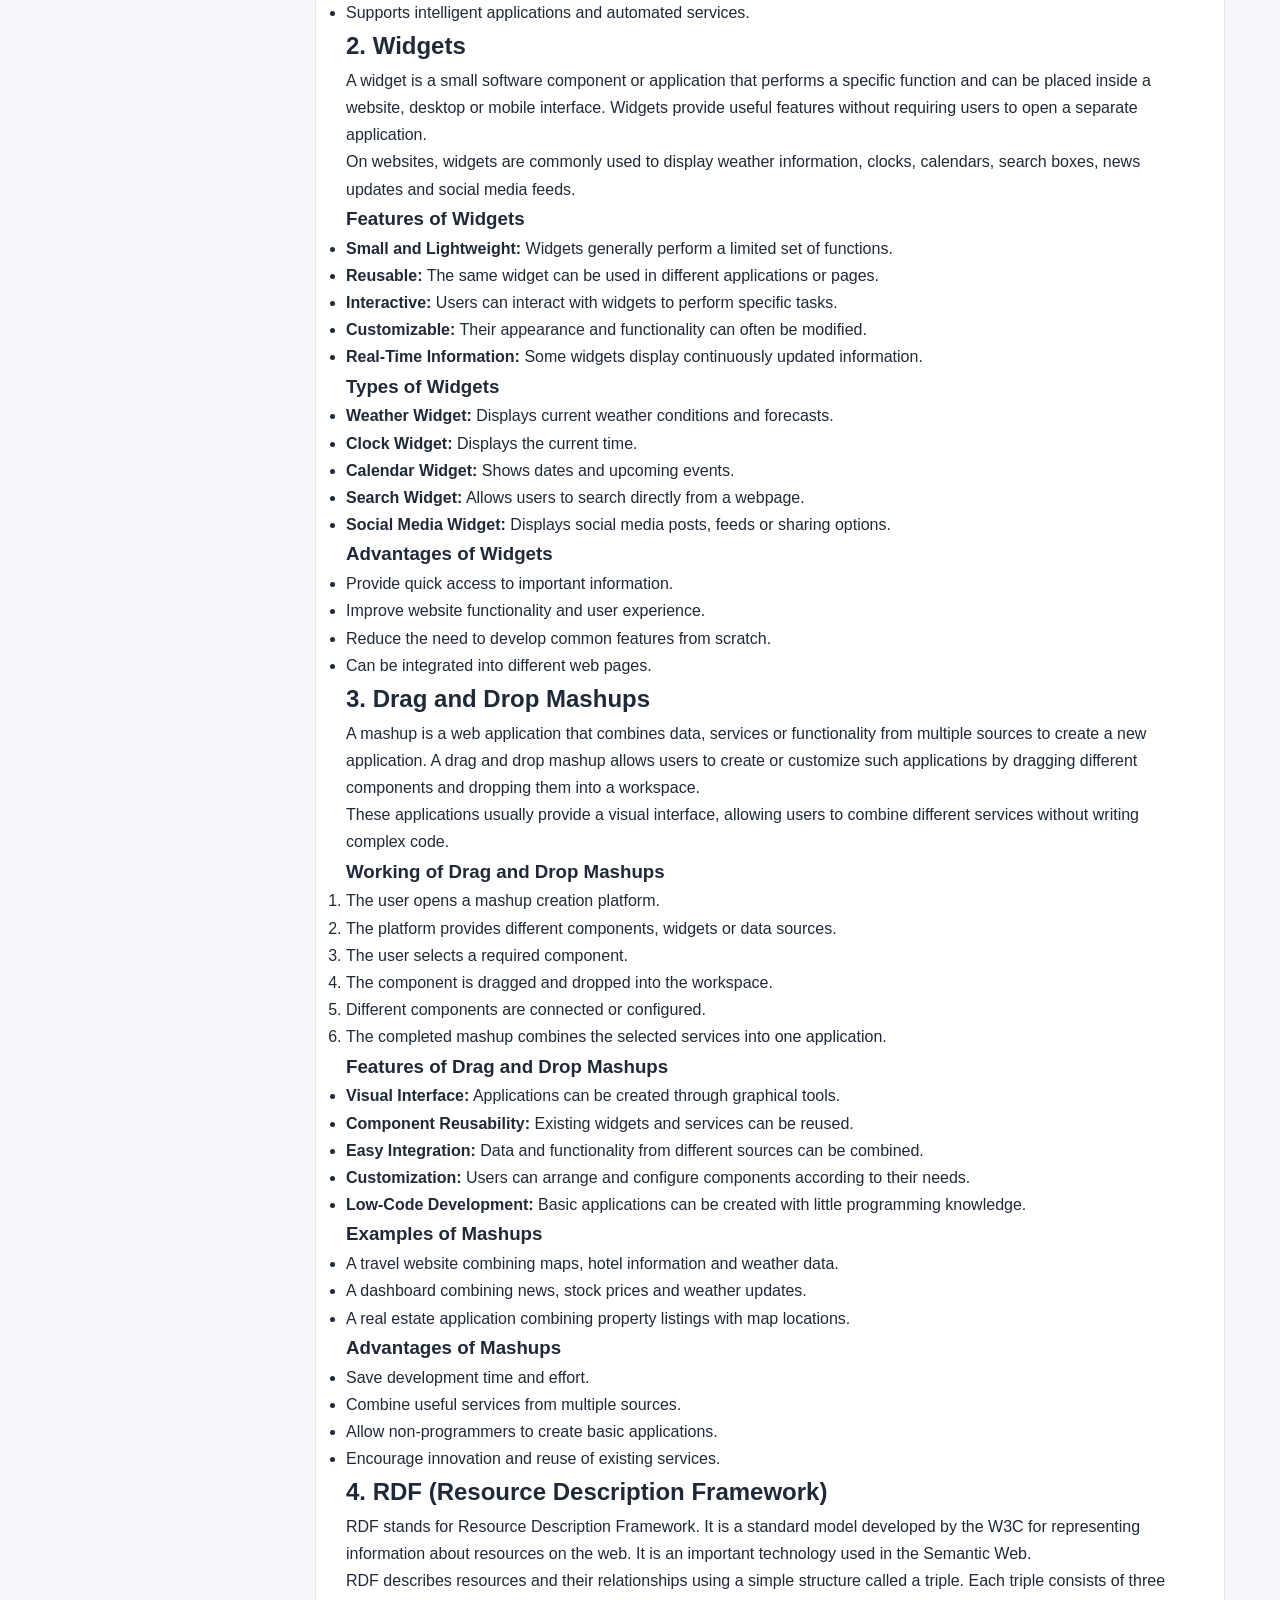
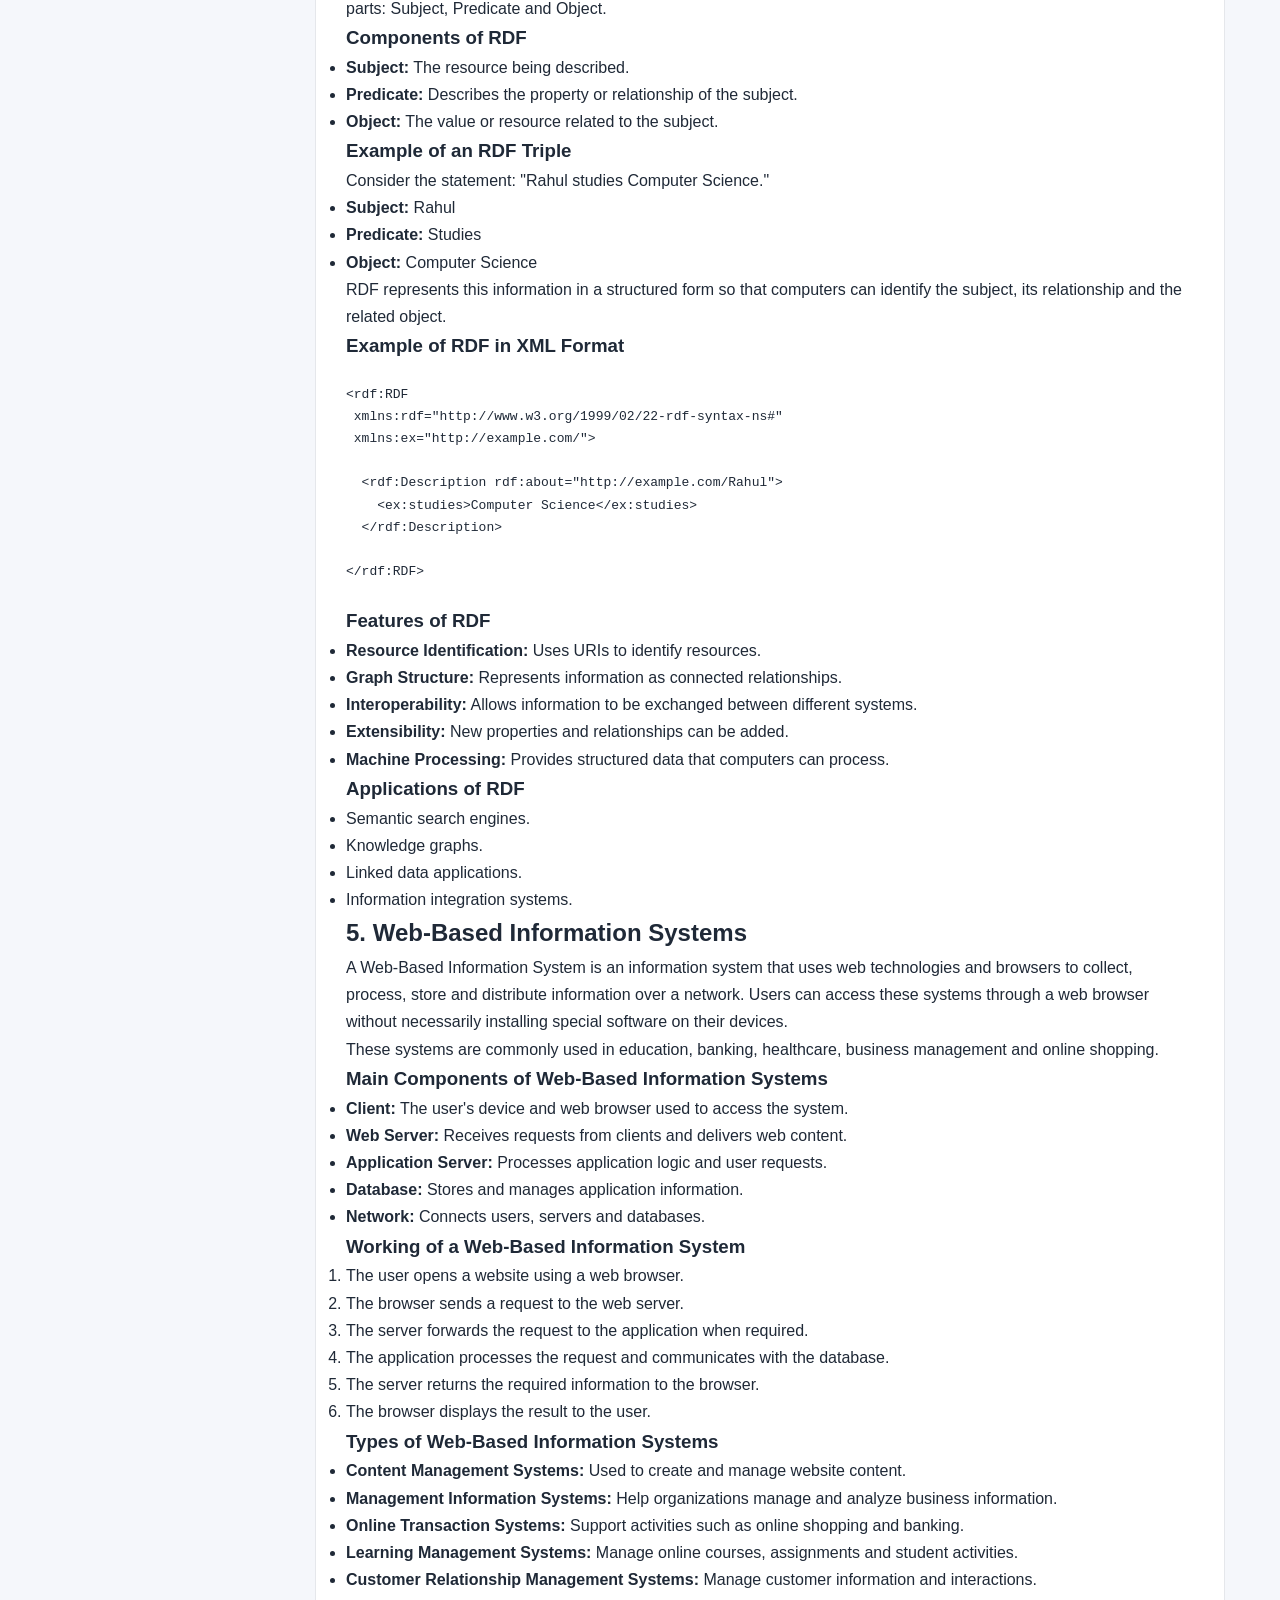
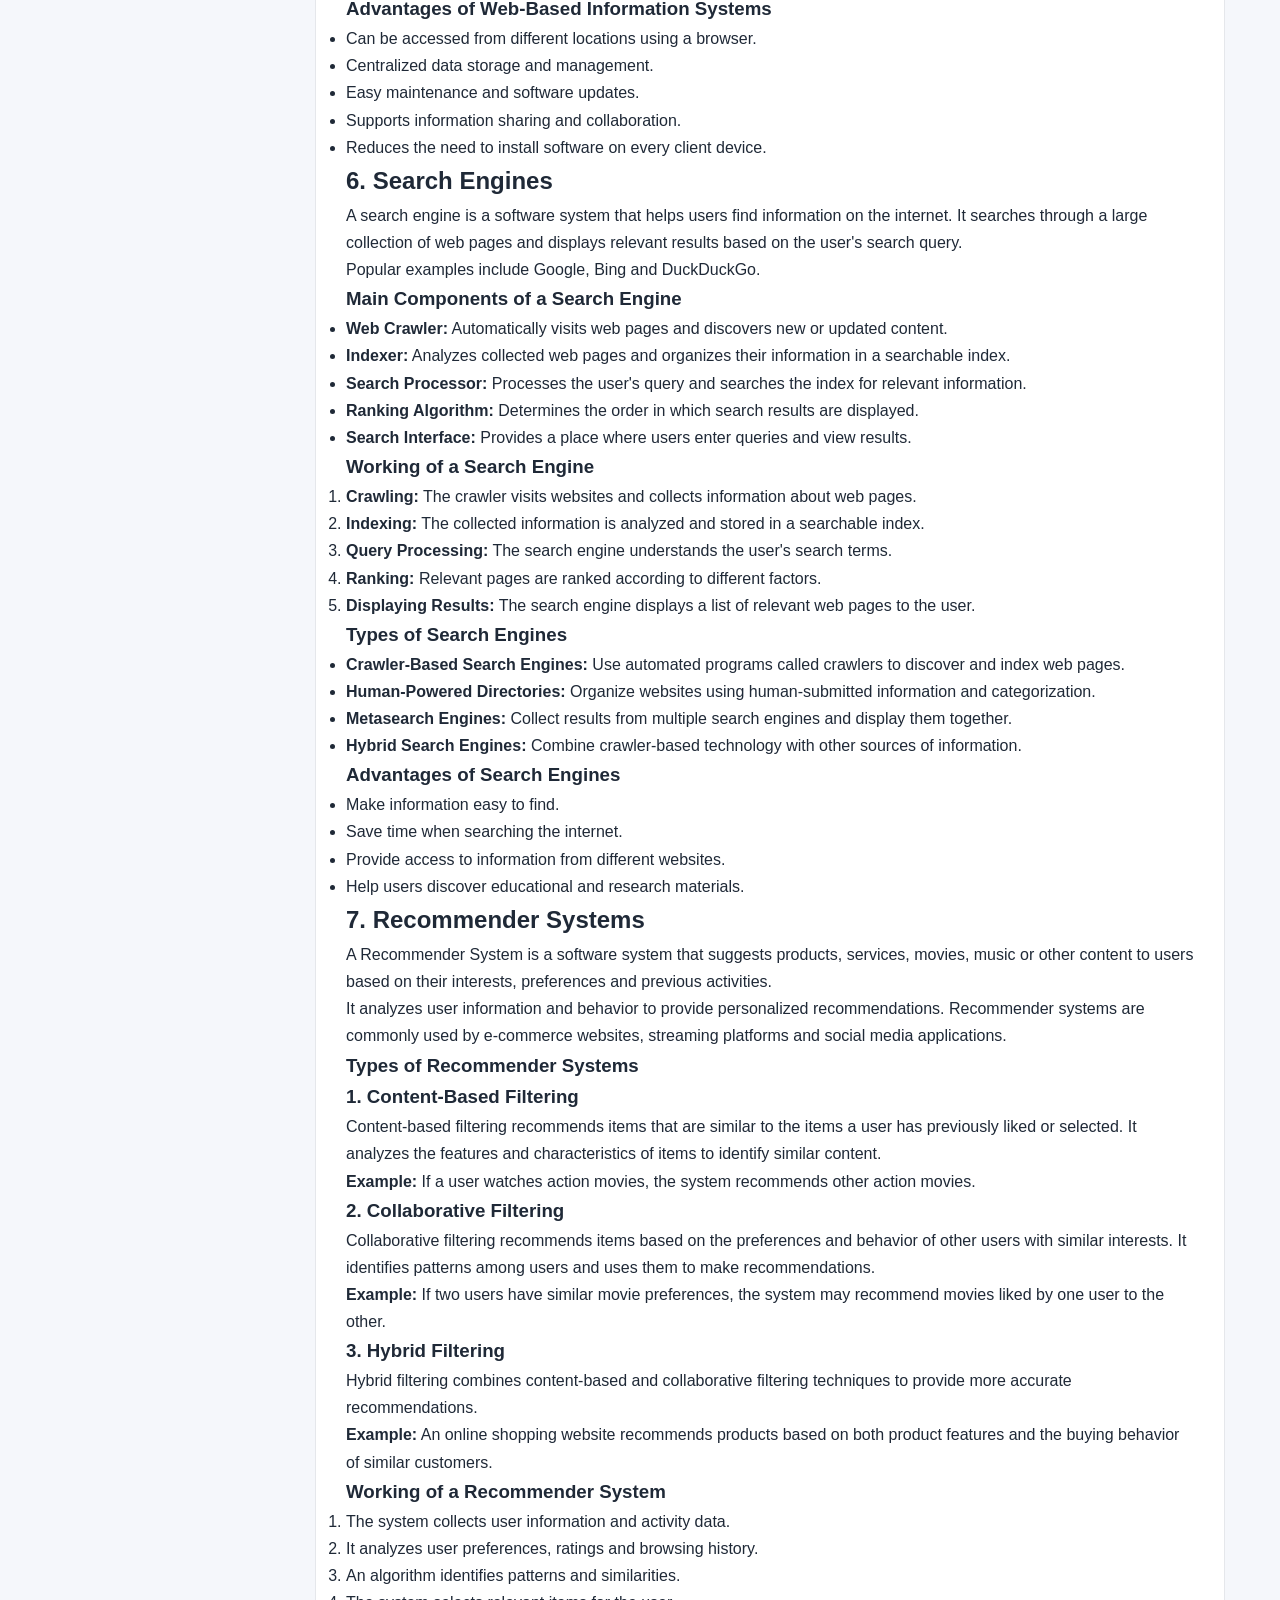
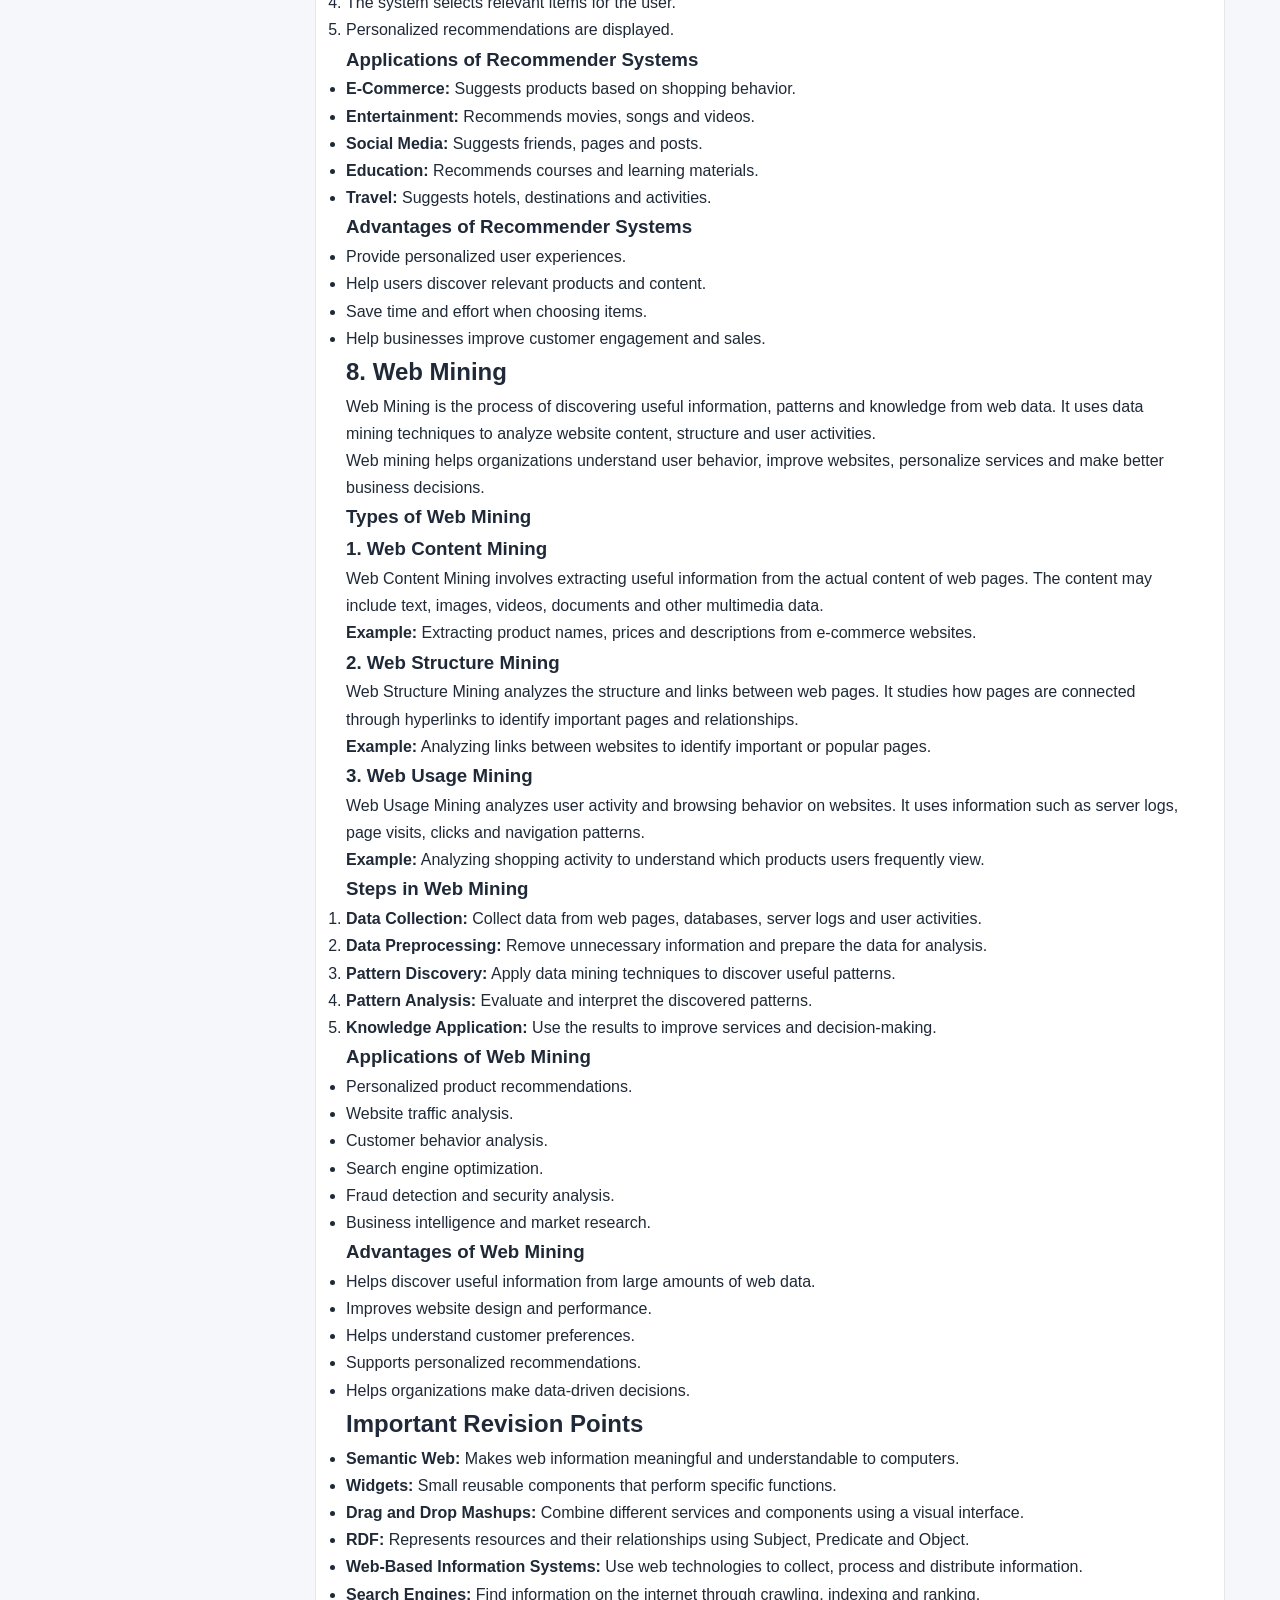
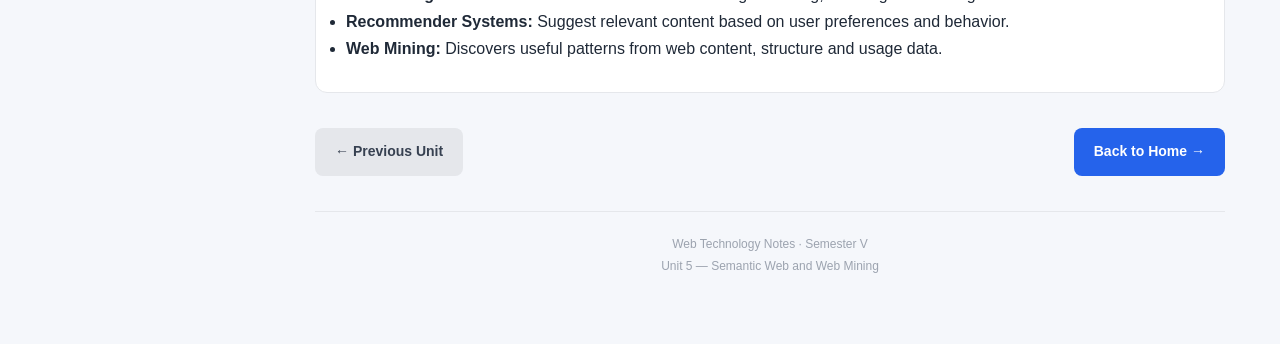
<file: unit5.html>
<!DOCTYPE html>
<html lang="en">
<head>
    <meta charset="UTF-8">
    <meta name="viewport" content="width=device-width, initial-scale=1.0">
    <title>Unit 5 - Web Technology Notes</title>
    <link rel="stylesheet" href="unit5.css">
</head>
<body>

    <!-- SIDEBAR -->
    <aside class="sidebar">
        <div class="logo">
            <h2>WT Notes</h2>
            <p>Web Technology</p>
        </div>

        <nav class="sidebar-nav">
            <a href="index.html" class="nav-link">← Home</a>
            <p class="nav-heading">UNIT 5 CONTENTS</p>

            <a href="#topic1" class="nav-link">1. Semantic Web</a>
            <a href="#topic2" class="nav-link">2. Widgets</a>
            <a href="#topic3" class="nav-link">3. Drag and Drop</a>
            <a href="#topic4" class="nav-link">4. Mashups</a>
            <a href="#topic5" class="nav-link">5. RDF</a>
            <a href="#topic6" class="nav-link">6. Web-Based Information Systems</a>
            <a href="#topic7" class="nav-link">7. Search Engines</a>
            <a href="#topic8" class="nav-link">8. Recommender Systems</a>
            <a href="#topic9" class="nav-link">9. Web Mining</a>
        </nav>

        <div class="sidebar-bottom">
            <p>Semester V</p>
            <p>Study Notes</p>
        </div>
    </aside>


    <!-- MAIN CONTENT -->
    <main class="main-content">

        <!-- PAGE HEADER -->
        <header class="page-header">
            <div>
                <p class="breadcrumb">
                    <a href="index.html">Home</a> / Unit 5
                </p>
                <h1>Unit 5: Semantic Web and Web Mining</h1>
                <p class="subtitle">
                    Complete syllabus topics with space for your study notes.
                </p>
            </div>

            <span class="unit-badge">UNIT 05</span>
        </header>


        <!-- HERO SECTION -->
        <section class="hero">
            <span class="hero-label">WEB TECHNOLOGY</span>
            <h2>Semantic Web and Advanced Web Technologies</h2>
            <p>
                Explore semantic technologies, web-based information systems,
                search engines, recommendation systems and techniques used
                to extract useful knowledge from web data.
            </p>
        </section>


        <!-- TABLE OF CONTENTS -->
        <section class="content-card">
            <div class="section-heading">
                <span class="section-tag">OVERVIEW</span>
                <h2>Table of Contents</h2>
                <p>Select any topic to jump directly to its notes.</p>
            </div>

            <div class="toc-grid">
                <a href="#topic1">01. Semantic Web</a>
                <a href="#topic2">02. Widgets</a>
                <a href="#topic3">03. Drag and Drop</a>
                <a href="#topic4">04. Mashups</a>
                <a href="#topic5">05. RDF</a>
                <a href="#topic6">06. Web-Based Information Systems</a>
                <a href="#topic7">07. Search Engines</a>
                <a href="#topic8">08. Recommender Systems</a>
                <a href="#topic9">09. Web Mining</a>
            </div>
        </section>


<!-- SINGLE NOTES SECTION -->
<section class="topic-card" id="unit-notes">
<section class="notes">

    <h2>1. Introduction to Semantic Web</h2>

    <p>The Semantic Web is an extension of the World Wide Web that allows information to be understood and processed more effectively by computers. It gives meaning and structure to web content so that machines can understand the relationships between different pieces of information.</p>

    <p>The main goal of the Semantic Web is to make web data meaningful, connected and easier for computers to process. It helps computers provide more accurate search results and intelligent services.</p>

    <h3>Features of Semantic Web</h3>
    <ul>
        <li><strong>Meaningful Data:</strong> Information is represented in a way that computers can understand.</li>
        <li><strong>Data Integration:</strong> Information from different sources can be connected.</li>
        <li><strong>Machine Readability:</strong> Computers can process and interpret structured information.</li>
        <li><strong>Knowledge Representation:</strong> Relationships between different objects and concepts can be described.</li>
        <li><strong>Improved Search:</strong> Helps search engines understand the meaning and context of information.</li>
    </ul>

    <h3>Technologies Used in Semantic Web</h3>
    <ul>
        <li><strong>RDF:</strong> Represents information and relationships between resources.</li>
        <li><strong>RDFS:</strong> Defines classes and properties for describing resources.</li>
        <li><strong>OWL:</strong> Provides a language for defining detailed ontologies.</li>
        <li><strong>SPARQL:</strong> Used to query and retrieve information stored as RDF data.</li>
        <li><strong>XML:</strong> Provides a format for structuring and exchanging data.</li>
    </ul>

    <h3>Advantages of Semantic Web</h3>
    <ul>
        <li>Improves the accuracy of information searches.</li>
        <li>Allows data from different websites to be connected.</li>
        <li>Helps computers understand relationships between information.</li>
        <li>Supports intelligent applications and automated services.</li>
    </ul>

    <h2>2. Widgets</h2>

    <p>A widget is a small software component or application that performs a specific function and can be placed inside a website, desktop or mobile interface. Widgets provide useful features without requiring users to open a separate application.</p>

    <p>On websites, widgets are commonly used to display weather information, clocks, calendars, search boxes, news updates and social media feeds.</p>

    <h3>Features of Widgets</h3>
    <ul>
        <li><strong>Small and Lightweight:</strong> Widgets generally perform a limited set of functions.</li>
        <li><strong>Reusable:</strong> The same widget can be used in different applications or pages.</li>
        <li><strong>Interactive:</strong> Users can interact with widgets to perform specific tasks.</li>
        <li><strong>Customizable:</strong> Their appearance and functionality can often be modified.</li>
        <li><strong>Real-Time Information:</strong> Some widgets display continuously updated information.</li>
    </ul>

    <h3>Types of Widgets</h3>
    <ul>
        <li><strong>Weather Widget:</strong> Displays current weather conditions and forecasts.</li>
        <li><strong>Clock Widget:</strong> Displays the current time.</li>
        <li><strong>Calendar Widget:</strong> Shows dates and upcoming events.</li>
        <li><strong>Search Widget:</strong> Allows users to search directly from a webpage.</li>
        <li><strong>Social Media Widget:</strong> Displays social media posts, feeds or sharing options.</li>
    </ul>

    <h3>Advantages of Widgets</h3>
    <ul>
        <li>Provide quick access to important information.</li>
        <li>Improve website functionality and user experience.</li>
        <li>Reduce the need to develop common features from scratch.</li>
        <li>Can be integrated into different web pages.</li>
    </ul>

    <h2>3. Drag and Drop Mashups</h2>

    <p>A mashup is a web application that combines data, services or functionality from multiple sources to create a new application. A drag and drop mashup allows users to create or customize such applications by dragging different components and dropping them into a workspace.</p>

    <p>These applications usually provide a visual interface, allowing users to combine different services without writing complex code.</p>

    <h3>Working of Drag and Drop Mashups</h3>
    <ol>
        <li>The user opens a mashup creation platform.</li>
        <li>The platform provides different components, widgets or data sources.</li>
        <li>The user selects a required component.</li>
        <li>The component is dragged and dropped into the workspace.</li>
        <li>Different components are connected or configured.</li>
        <li>The completed mashup combines the selected services into one application.</li>
    </ol>

    <h3>Features of Drag and Drop Mashups</h3>
    <ul>
        <li><strong>Visual Interface:</strong> Applications can be created through graphical tools.</li>
        <li><strong>Component Reusability:</strong> Existing widgets and services can be reused.</li>
        <li><strong>Easy Integration:</strong> Data and functionality from different sources can be combined.</li>
        <li><strong>Customization:</strong> Users can arrange and configure components according to their needs.</li>
        <li><strong>Low-Code Development:</strong> Basic applications can be created with little programming knowledge.</li>
    </ul>

    <h3>Examples of Mashups</h3>
    <ul>
        <li>A travel website combining maps, hotel information and weather data.</li>
        <li>A dashboard combining news, stock prices and weather updates.</li>
        <li>A real estate application combining property listings with map locations.</li>
    </ul>

    <h3>Advantages of Mashups</h3>
    <ul>
        <li>Save development time and effort.</li>
        <li>Combine useful services from multiple sources.</li>
        <li>Allow non-programmers to create basic applications.</li>
        <li>Encourage innovation and reuse of existing services.</li>
    </ul>

    <h2>4. RDF (Resource Description Framework)</h2>

    <p>RDF stands for Resource Description Framework. It is a standard model developed by the W3C for representing information about resources on the web. It is an important technology used in the Semantic Web.</p>

    <p>RDF describes resources and their relationships using a simple structure called a triple. Each triple consists of three parts: Subject, Predicate and Object.</p>

    <h3>Components of RDF</h3>
    <ul>
        <li><strong>Subject:</strong> The resource being described.</li>
        <li><strong>Predicate:</strong> Describes the property or relationship of the subject.</li>
        <li><strong>Object:</strong> The value or resource related to the subject.</li>
    </ul>

    <h3>Example of an RDF Triple</h3>

    <p>Consider the statement: "Rahul studies Computer Science."</p>

    <ul>
        <li><strong>Subject:</strong> Rahul</li>
        <li><strong>Predicate:</strong> Studies</li>
        <li><strong>Object:</strong> Computer Science</li>
    </ul>

    <p>RDF represents this information in a structured form so that computers can identify the subject, its relationship and the related object.</p>

    <h3>Example of RDF in XML Format</h3>
    <pre><code>
&lt;rdf:RDF
 xmlns:rdf="http://www.w3.org/1999/02/22-rdf-syntax-ns#"
 xmlns:ex="http://example.com/"&gt;

  &lt;rdf:Description rdf:about="http://example.com/Rahul"&gt;
    &lt;ex:studies&gt;Computer Science&lt;/ex:studies&gt;
  &lt;/rdf:Description&gt;

&lt;/rdf:RDF&gt;
    </code></pre>

    <h3>Features of RDF</h3>
    <ul>
        <li><strong>Resource Identification:</strong> Uses URIs to identify resources.</li>
        <li><strong>Graph Structure:</strong> Represents information as connected relationships.</li>
        <li><strong>Interoperability:</strong> Allows information to be exchanged between different systems.</li>
        <li><strong>Extensibility:</strong> New properties and relationships can be added.</li>
        <li><strong>Machine Processing:</strong> Provides structured data that computers can process.</li>
    </ul>

    <h3>Applications of RDF</h3>
    <ul>
        <li>Semantic search engines.</li>
        <li>Knowledge graphs.</li>
        <li>Linked data applications.</li>
        <li>Information integration systems.</li>
    </ul>

    <h2>5. Web-Based Information Systems</h2>

    <p>A Web-Based Information System is an information system that uses web technologies and browsers to collect, process, store and distribute information over a network. Users can access these systems through a web browser without necessarily installing special software on their devices.</p>

    <p>These systems are commonly used in education, banking, healthcare, business management and online shopping.</p>

    <h3>Main Components of Web-Based Information Systems</h3>
    <ul>
        <li><strong>Client:</strong> The user's device and web browser used to access the system.</li>
        <li><strong>Web Server:</strong> Receives requests from clients and delivers web content.</li>
        <li><strong>Application Server:</strong> Processes application logic and user requests.</li>
        <li><strong>Database:</strong> Stores and manages application information.</li>
        <li><strong>Network:</strong> Connects users, servers and databases.</li>
    </ul>

    <h3>Working of a Web-Based Information System</h3>
    <ol>
        <li>The user opens a website using a web browser.</li>
        <li>The browser sends a request to the web server.</li>
        <li>The server forwards the request to the application when required.</li>
        <li>The application processes the request and communicates with the database.</li>
        <li>The server returns the required information to the browser.</li>
        <li>The browser displays the result to the user.</li>
    </ol>

    <h3>Types of Web-Based Information Systems</h3>
    <ul>
        <li><strong>Content Management Systems:</strong> Used to create and manage website content.</li>
        <li><strong>Management Information Systems:</strong> Help organizations manage and analyze business information.</li>
        <li><strong>Online Transaction Systems:</strong> Support activities such as online shopping and banking.</li>
        <li><strong>Learning Management Systems:</strong> Manage online courses, assignments and student activities.</li>
        <li><strong>Customer Relationship Management Systems:</strong> Manage customer information and interactions.</li>
    </ul>

    <h3>Advantages of Web-Based Information Systems</h3>
    <ul>
        <li>Can be accessed from different locations using a browser.</li>
        <li>Centralized data storage and management.</li>
        <li>Easy maintenance and software updates.</li>
        <li>Supports information sharing and collaboration.</li>
        <li>Reduces the need to install software on every client device.</li>
    </ul>

    <h2>6. Search Engines</h2>

    <p>A search engine is a software system that helps users find information on the internet. It searches through a large collection of web pages and displays relevant results based on the user's search query.</p>

    <p>Popular examples include Google, Bing and DuckDuckGo.</p>

    <h3>Main Components of a Search Engine</h3>
    <ul>
        <li><strong>Web Crawler:</strong> Automatically visits web pages and discovers new or updated content.</li>
        <li><strong>Indexer:</strong> Analyzes collected web pages and organizes their information in a searchable index.</li>
        <li><strong>Search Processor:</strong> Processes the user's query and searches the index for relevant information.</li>
        <li><strong>Ranking Algorithm:</strong> Determines the order in which search results are displayed.</li>
        <li><strong>Search Interface:</strong> Provides a place where users enter queries and view results.</li>
    </ul>

    <h3>Working of a Search Engine</h3>
    <ol>
        <li><strong>Crawling:</strong> The crawler visits websites and collects information about web pages.</li>
        <li><strong>Indexing:</strong> The collected information is analyzed and stored in a searchable index.</li>
        <li><strong>Query Processing:</strong> The search engine understands the user's search terms.</li>
        <li><strong>Ranking:</strong> Relevant pages are ranked according to different factors.</li>
        <li><strong>Displaying Results:</strong> The search engine displays a list of relevant web pages to the user.</li>
    </ol>

    <h3>Types of Search Engines</h3>
    <ul>
        <li><strong>Crawler-Based Search Engines:</strong> Use automated programs called crawlers to discover and index web pages.</li>
        <li><strong>Human-Powered Directories:</strong> Organize websites using human-submitted information and categorization.</li>
        <li><strong>Metasearch Engines:</strong> Collect results from multiple search engines and display them together.</li>
        <li><strong>Hybrid Search Engines:</strong> Combine crawler-based technology with other sources of information.</li>
    </ul>

    <h3>Advantages of Search Engines</h3>
    <ul>
        <li>Make information easy to find.</li>
        <li>Save time when searching the internet.</li>
        <li>Provide access to information from different websites.</li>
        <li>Help users discover educational and research materials.</li>
    </ul>

    <h2>7. Recommender Systems</h2>

    <p>A Recommender System is a software system that suggests products, services, movies, music or other content to users based on their interests, preferences and previous activities.</p>

    <p>It analyzes user information and behavior to provide personalized recommendations. Recommender systems are commonly used by e-commerce websites, streaming platforms and social media applications.</p>

    <h3>Types of Recommender Systems</h3>

    <h3>1. Content-Based Filtering</h3>
    <p>Content-based filtering recommends items that are similar to the items a user has previously liked or selected. It analyzes the features and characteristics of items to identify similar content.</p>
    <p><strong>Example:</strong> If a user watches action movies, the system recommends other action movies.</p>

    <h3>2. Collaborative Filtering</h3>
    <p>Collaborative filtering recommends items based on the preferences and behavior of other users with similar interests. It identifies patterns among users and uses them to make recommendations.</p>
    <p><strong>Example:</strong> If two users have similar movie preferences, the system may recommend movies liked by one user to the other.</p>

    <h3>3. Hybrid Filtering</h3>
    <p>Hybrid filtering combines content-based and collaborative filtering techniques to provide more accurate recommendations.</p>
    <p><strong>Example:</strong> An online shopping website recommends products based on both product features and the buying behavior of similar customers.</p>

    <h3>Working of a Recommender System</h3>
    <ol>
        <li>The system collects user information and activity data.</li>
        <li>It analyzes user preferences, ratings and browsing history.</li>
        <li>An algorithm identifies patterns and similarities.</li>
        <li>The system selects relevant items for the user.</li>
        <li>Personalized recommendations are displayed.</li>
    </ol>

    <h3>Applications of Recommender Systems</h3>
    <ul>
        <li><strong>E-Commerce:</strong> Suggests products based on shopping behavior.</li>
        <li><strong>Entertainment:</strong> Recommends movies, songs and videos.</li>
        <li><strong>Social Media:</strong> Suggests friends, pages and posts.</li>
        <li><strong>Education:</strong> Recommends courses and learning materials.</li>
        <li><strong>Travel:</strong> Suggests hotels, destinations and activities.</li>
    </ul>

    <h3>Advantages of Recommender Systems</h3>
    <ul>
        <li>Provide personalized user experiences.</li>
        <li>Help users discover relevant products and content.</li>
        <li>Save time and effort when choosing items.</li>
        <li>Help businesses improve customer engagement and sales.</li>
    </ul>

    <h2>8. Web Mining</h2>

    <p>Web Mining is the process of discovering useful information, patterns and knowledge from web data. It uses data mining techniques to analyze website content, structure and user activities.</p>

    <p>Web mining helps organizations understand user behavior, improve websites, personalize services and make better business decisions.</p>

    <h3>Types of Web Mining</h3>

    <h3>1. Web Content Mining</h3>
    <p>Web Content Mining involves extracting useful information from the actual content of web pages. The content may include text, images, videos, documents and other multimedia data.</p>
    <p><strong>Example:</strong> Extracting product names, prices and descriptions from e-commerce websites.</p>

    <h3>2. Web Structure Mining</h3>
    <p>Web Structure Mining analyzes the structure and links between web pages. It studies how pages are connected through hyperlinks to identify important pages and relationships.</p>
    <p><strong>Example:</strong> Analyzing links between websites to identify important or popular pages.</p>

    <h3>3. Web Usage Mining</h3>
    <p>Web Usage Mining analyzes user activity and browsing behavior on websites. It uses information such as server logs, page visits, clicks and navigation patterns.</p>
    <p><strong>Example:</strong> Analyzing shopping activity to understand which products users frequently view.</p>

    <h3>Steps in Web Mining</h3>
    <ol>
        <li><strong>Data Collection:</strong> Collect data from web pages, databases, server logs and user activities.</li>
        <li><strong>Data Preprocessing:</strong> Remove unnecessary information and prepare the data for analysis.</li>
        <li><strong>Pattern Discovery:</strong> Apply data mining techniques to discover useful patterns.</li>
        <li><strong>Pattern Analysis:</strong> Evaluate and interpret the discovered patterns.</li>
        <li><strong>Knowledge Application:</strong> Use the results to improve services and decision-making.</li>
    </ol>

    <h3>Applications of Web Mining</h3>
    <ul>
        <li>Personalized product recommendations.</li>
        <li>Website traffic analysis.</li>
        <li>Customer behavior analysis.</li>
        <li>Search engine optimization.</li>
        <li>Fraud detection and security analysis.</li>
        <li>Business intelligence and market research.</li>
    </ul>

    <h3>Advantages of Web Mining</h3>
    <ul>
        <li>Helps discover useful information from large amounts of web data.</li>
        <li>Improves website design and performance.</li>
        <li>Helps understand customer preferences.</li>
        <li>Supports personalized recommendations.</li>
        <li>Helps organizations make data-driven decisions.</li>
    </ul>

    <h2>Important Revision Points</h2>
    <ul>
        <li><strong>Semantic Web:</strong> Makes web information meaningful and understandable to computers.</li>
        <li><strong>Widgets:</strong> Small reusable components that perform specific functions.</li>
        <li><strong>Drag and Drop Mashups:</strong> Combine different services and components using a visual interface.</li>
        <li><strong>RDF:</strong> Represents resources and their relationships using Subject, Predicate and Object.</li>
        <li><strong>Web-Based Information Systems:</strong> Use web technologies to collect, process and distribute information.</li>
        <li><strong>Search Engines:</strong> Find information on the internet through crawling, indexing and ranking.</li>
        <li><strong>Recommender Systems:</strong> Suggest relevant content based on user preferences and behavior.</li>
        <li><strong>Web Mining:</strong> Discovers useful patterns from web content, structure and usage data.</li>
    </ul>

</section>
</section>


        <!-- PAGE NAVIGATION -->
        <div class="page-navigation">
            <a href="unit4.html" class="previous-btn">← Previous Unit</a>
            <a href="index.html" class="next-btn">Back to Home →</a>
        </div>


        <!-- FOOTER -->
        <footer class="footer">
            <p>Web Technology Notes · Semester V</p>
            <p>Unit 5 — Semantic Web and Web Mining</p>
        </footer>

    </main>

</body>
</html>
</file>
<file: index.css>
/* Google Fonts */
@import url('https://fonts.googleapis.com/css2?family=Inter:wght@400;500;600;700;800&display=swap');

* {
    margin: 0;
    padding: 0;
    box-sizing: border-box;
}

html {
    scroll-behavior: smooth;
}

body {
    font-family: 'Inter', sans-serif;
    background: #f5f7fb;
    color: #172033;
}

/* Sidebar */

.sidebar {
    width: 250px;
    height: 100vh;
    position: fixed;
    left: 0;
    top: 0;
    background: #111827;
    color: white;
    padding: 30px 20px;
    display: flex;
    flex-direction: column;
    z-index: 10;
}

.logo {
    display: flex;
    align-items: center;
    gap: 12px;
    margin-bottom: 55px;
}

.logo-icon {
    background: #3b82f6;
    padding: 12px;
    border-radius: 10px;
    font-weight: 800;
}

.logo h2 {
    font-size: 19px;
}

.logo p {
    color: #94a3b8;
    font-size: 12px;
    margin-top: 4px;
}

.nav-heading {
    color: #64748b;
    font-size: 11px;
    font-weight: 700;
    letter-spacing: 1.5px;
    margin-bottom: 18px;
}

.nav-link {
    display: flex;
    align-items: center;
    gap: 15px;
    padding: 13px;
    margin-bottom: 8px;
    color: #aab4c5;
    text-decoration: none;
    border-radius: 8px;
    font-size: 14px;
    transition: 0.3s;
}

.nav-link span {
    font-size: 13px;
    font-weight: 700;
}

.nav-link:hover,
.nav-link.active {
    background: #26364f;
    color: white;
}

.sidebar-footer {
    margin-top: auto;
    border-top: 1px solid #293548;
    padding-top: 25px;
}

.sidebar-footer p {
    color: #64748b;
    font-size: 10px;
    letter-spacing: 1.5px;
    margin-bottom: 10px;
}

.sidebar-footer h3 {
    font-size: 15px;
    margin-bottom: 7px;
}

.sidebar-footer span {
    font-size: 12px;
    color: #94a3b8;
}


/* Main Content */

.main-content {
    margin-left: 250px;
    padding: 35px 5%;
}

.topbar {
    display: flex;
    justify-content: space-between;
    align-items: center;
    margin-bottom: 35px;
}

.breadcrumb {
    color: #8b95a7;
    font-size: 12px;
    margin-bottom: 7px;
}

.topbar h2 {
    font-size: 22px;
}

.top-tag {
    background: #e8efff;
    color: #3266d5;
    padding: 10px 16px;
    border-radius: 7px;
    font-size: 12px;
    font-weight: 600;
}


/* Hero Section */

.hero {
    min-height: 300px;
    background: linear-gradient(120deg, #142b55, #2563eb);
    border-radius: 16px;
    padding: 45px;
    color: white;
    display: flex;
    align-items: center;
    justify-content: space-between;
    overflow: hidden;
    position: relative;
}

.hero-label {
    font-size: 10px;
    letter-spacing: 2px;
    color: #bfdbfe;
    font-weight: 700;
}

.hero h1 {
    font-size: 36px;
    line-height: 1.35;
    margin: 17px 0;
}

.hero h1 span {
    color: #93c5fd;
}

.hero-content p {
    max-width: 490px;
    color: #dbeafe;
    font-size: 13px;
    line-height: 1.8;
    margin-bottom: 25px;
}

.hero-btn {
    display: inline-block;
    text-decoration: none;
    color: #1e40af;
    background: white;
    padding: 12px 19px;
    border-radius: 7px;
    font-size: 12px;
    font-weight: 700;
    transition: 0.3s;
}

.hero-btn:hover {
    transform: translateY(-3px);
}

.hero-decoration {
    width: 260px;
    height: 210px;
    position: relative;
    display: flex;
    align-items: center;
    justify-content: center;
}

.code-symbol {
    font-size: 95px;
    font-weight: 800;
    color: #ffffff;
    opacity: 0.18;
}

.floating-card {
    position: absolute;
    background: white;
    color: #2563eb;
    padding: 13px 20px;
    border-radius: 9px;
    font-weight: 800;
    font-size: 16px;
    box-shadow: 0 10px 30px #0003;
    top: 10px;
    right: 5px;
    transform: rotate(8deg);
}

.css-card {
    top: 115px;
    left: 5px;
    color: #7c3aed;
    transform: rotate(-9deg);
}

.js-card {
    top: 150px;
    right: 10px;
    color: #b45309;
    transform: rotate(7deg);
}


/* Overview Cards */

.overview {
    display: grid;
    grid-template-columns: repeat(3, 1fr);
    gap: 20px;
    margin: 30px 0 55px;
}

.overview-card {
    background: white;
    padding: 20px;
    border-radius: 11px;
    display: flex;
    align-items: center;
    gap: 15px;
    border: 1px solid #edf0f5;
}

.overview-card h3 {
    font-size: 20px;
    margin-bottom: 5px;
}

.overview-card p {
    color: #8993a4;
    font-size: 12px;
}

.overview-icon {
    width: 45px;
    height: 45px;
    display: flex;
    align-items: center;
    justify-content: center;
    border-radius: 10px;
    font-size: 20px;
}

.blue {
    background: #e7efff;
    color: #2563eb;
}

.purple {
    background: #f0eaff;
    color: #7c3aed;
}

.green {
    background: #e1f8ec;
    color: #16a34a;
}


/* Syllabus Section */

.syllabus-section {
    padding-bottom: 50px;
}

.section-heading {
    display: flex;
    align-items: center;
    justify-content: space-between;
    margin-bottom: 25px;
}

.section-label {
    font-size: 10px;
    color: #3974e8;
    font-weight: 800;
    letter-spacing: 1.5px;
}

.section-heading h2 {
    font-size: 26px;
    margin: 8px 0;
}

.section-heading p {
    font-size: 13px;
    color: #8993a4;
}

.unit-count {
    background: #e8efff;
    color: #3266d5;
    padding: 9px 14px;
    border-radius: 6px;
    font-size: 11px;
    font-weight: 700;
}


/* Unit Cards */

.unit-grid {
    display: grid;
    grid-template-columns: repeat(2, minmax(0, 1fr));
    gap: 22px;
}

.unit-card {
    background: white;
    border: 1px solid #e9edf4;
    border-radius: 12px;
    padding: 25px;
    transition: 0.3s;
    scroll-margin-top: 25px;
}

.unit-card:hover {
    transform: translateY(-5px);
    box-shadow: 0 12px 35px #1e293b12;
    border-color: #b8cdfa;
}

.unit-header {
    display: flex;
    justify-content: space-between;
    align-items: center;
    margin-bottom: 20px;
}

.unit-number {
    color: #3974e8;
    background: #edf3ff;
    padding: 7px 11px;
    border-radius: 5px;
    font-size: 10px;
    font-weight: 800;
    letter-spacing: 1px;
}

.unit-icon {
    font-size: 25px;
}

.unit-card h2 {
    font-size: 19px;
    margin-bottom: 12px;
    color: #172033;
}

.unit-description {
    font-size: 12px;
    line-height: 1.8;
    color: #8993a4;
    min-height: 43px;
    margin-bottom: 22px;
}

.topic-list {
    background: #f8faff;
    padding: 17px;
    border-radius: 8px;
    margin-bottom: 20px;
}

.topic-list h4 {
    font-size: 10px;
    letter-spacing: 1px;
    color: #64748b;
    margin-bottom: 13px;
}

.topic-list ul {
    list-style: none;
}

.topic-list li {
    font-size: 12px;
    color: #536174;
    padding: 7px 0;
    border-bottom: 1px solid #edf0f5;
    line-height: 1.5;
}

.topic-list li:last-child {
    border-bottom: none;
}

.topic-list li::before {
    content: "•";
    color: #3974e8;
    font-weight: bold;
    margin-right: 9px;
}


/* Unit Button */

.unit-btn {
    display: flex;
    justify-content: space-between;
    align-items: center;
    background: #eff4ff;
    color: #3266d5;
    padding: 13px 16px;
    border-radius: 7px;
    text-decoration: none;
    font-size: 12px;
    font-weight: 700;
    transition: 0.3s;
}

.unit-btn:hover {
    background: #2563eb;
    color: white;
}

.unit-btn span {
    font-size: 17px;
}


/* Footer */

footer {
    border-top: 1px solid #e5eaf1;
    text-align: center;
    padding: 30px 10px;
    color: #8993a4;
}

footer h3 {
    color: #334155;
    font-size: 15px;
    margin-bottom: 8px;
}

footer p {
    font-size: 12px;
    margin-bottom: 8px;
}

footer span {
    font-size: 10px;
}


/* Responsive Design */

@media (max-width: 1000px) {

    .sidebar {
        width: 200px;
    }

    .main-content {
        margin-left: 200px;
    }

    .hero h1 {
        font-size: 29px;
    }

    .hero-decoration {
        width: 180px;
    }
}

@media (max-width: 700px) {

    .sidebar {
        width: 100%;
        height: auto;
        position: relative;
        padding: 15px;
    }

    .logo {
        margin-bottom: 20px;
    }

    .sidebar nav {
        display: flex;
        overflow-x: auto;
        gap: 5px;
    }

    .nav-heading,
    .sidebar-footer {
        display: none;
    }

    .nav-link {
        white-space: nowrap;
        margin: 0;
        font-size: 12px;
    }

    .main-content {
        margin-left: 0;
        padding: 20px;
    }

    .hero {
        padding: 30px 22px;
        min-height: 270px;
    }

    .hero h1 {
        font-size: 27px;
    }

    .hero-decoration {
        display: none;
    }

    .overview {
        grid-template-columns: 1fr;
        gap: 12px;
        margin-bottom: 40px;
    }

    .unit-grid {
        grid-template-columns: 1fr;
    }

    .top-tag {
        display: none;
    }

    .section-heading h2 {
        font-size: 22px;
    }
}
</file>
<file: unit1.css>
@import url('https://fonts.googleapis.com/css2?family=Inter:wght@400;500;600;700;800&display=swap');

* {
    margin: 0;
    padding: 0;
    box-sizing: border-box;
}

html {
    scroll-behavior: smooth;
    scroll-padding-top: 25px;
}

body {
    font-family: 'Inter', sans-serif;
    background: #f5f7fb;
    color: #172033;
    animation: pageLoad 0.55s ease both;
}

/* PAGE ANIMATION */

@keyframes pageLoad {
    from {
        opacity: 0;
        transform: translateY(12px);
    }
    to {
        opacity: 1;
        transform: translateY(0);
    }
}

/* CROSS-PAGE TRANSITION */

@view-transition {
    navigation: auto;
}

::view-transition-old(root) {
    animation: pageExit 0.3s ease both;
}

::view-transition-new(root) {
    animation: pageEnter 0.4s ease both;
}

@keyframes pageExit {
    to {
        opacity: 0;
        transform: translateY(-10px);
    }
}

@keyframes pageEnter {
    from {
        opacity: 0;
        transform: translateY(12px);
    }
    to {
        opacity: 1;
        transform: translateY(0);
    }
}


/* SIDEBAR */

.sidebar {
    width: 250px;
    height: 100vh;
    position: fixed;
    left: 0;
    top: 0;
    background: #111827;
    color: white;
    padding: 30px 20px;
    display: flex;
    flex-direction: column;
    z-index: 10;
    overflow-y: auto;
}

.logo {
    display: flex;
    align-items: center;
    gap: 12px;
    margin-bottom: 40px;
}

.logo-icon {
    background: #3b82f6;
    padding: 12px;
    border-radius: 10px;
    font-weight: 800;
    transition: transform 0.3s ease, box-shadow 0.3s ease;
}

.logo-icon:hover {
    transform: rotate(-8deg) scale(1.08);
    box-shadow: 0 5px 18px #3b82f680;
}

.logo h2 {
    font-size: 19px;
}

.logo p {
    color: #94a3b8;
    font-size: 12px;
    margin-top: 4px;
}

.nav-heading {
    color: #64748b;
    font-size: 10px;
    font-weight: 700;
    letter-spacing: 1.5px;
    margin: 22px 0 12px;
}

.nav-link {
    display: flex;
    align-items: center;
    gap: 12px;
    padding: 11px 12px;
    margin-bottom: 5px;
    color: #aab4c5;
    text-decoration: none;
    border-radius: 7px;
    font-size: 12px;
    transition: background 0.3s ease,
                color 0.3s ease,
                transform 0.3s ease,
                padding 0.3s ease;
}

.nav-link:hover {
    background: #26364f;
    color: white;
    transform: translateX(5px);
    padding-left: 16px;
}

.nav-link.active {
    background: #26364f;
    color: white;
}

.nav-link span {
    font-size: 11px;
    font-weight: 700;
}

.sidebar-footer {
    margin-top: auto;
    border-top: 1px solid #293548;
    padding-top: 22px;
}

.sidebar-footer p {
    color: #64748b;
    font-size: 10px;
    letter-spacing: 1.5px;
    margin-bottom: 10px;
}

.sidebar-footer h3 {
    font-size: 14px;
    margin-bottom: 7px;
}

.sidebar-footer span {
    font-size: 11px;
    color: #94a3b8;
}


/* MAIN CONTENT */

.main-content {
    margin-left: 250px;
    padding: 35px 5%;
}

.topbar {
    display: flex;
    justify-content: space-between;
    align-items: center;
    margin-bottom: 35px;
    animation: fadeDown 0.6s ease both;
}

@keyframes fadeDown {
    from {
        opacity: 0;
        transform: translateY(-12px);
    }
    to {
        opacity: 1;
        transform: translateY(0);
    }
}

.breadcrumb {
    color: #8993a4;
    font-size: 12px;
    margin-bottom: 7px;
}

.breadcrumb a {
    color: #3974e8;
    text-decoration: none;
    transition: color 0.25s ease;
}

.breadcrumb a:hover {
    color: #1d4ed8;
}

.topbar h2 {
    font-size: 21px;
}

.top-tag {
    background: #e8efff;
    color: #3266d5;
    padding: 10px 15px;
    border-radius: 6px;
    font-size: 11px;
    font-weight: 700;
    transition: transform 0.3s ease;
}

.top-tag:hover {
    transform: scale(1.05);
}


/* HERO SECTION */

.hero {
    min-height: 290px;
    background: linear-gradient(120deg, #142b55, #2563eb);
    border-radius: 15px;
    padding: 40px;
    color: white;
    display: flex;
    justify-content: space-between;
    align-items: center;
    overflow: hidden;
    margin-bottom: 45px;
    animation: heroEntrance 0.8s ease both;
}

@keyframes heroEntrance {
    from {
        opacity: 0;
        transform: translateY(25px) scale(0.98);
    }
    to {
        opacity: 1;
        transform: translateY(0) scale(1);
    }
}

.hero-label {
    font-size: 10px;
    letter-spacing: 2px;
    color: #bfdbfe;
    font-weight: 700;
}

.hero h1 {
    font-size: 37px;
    line-height: 1.3;
    margin: 18px 0;
}

.hero h1 span {
    color: #93c5fd;
}

.hero-content > p {
    max-width: 570px;
    color: #dbeafe;
    font-size: 13px;
    line-height: 1.8;
}

.hero-info {
    display: flex;
    gap: 12px;
    flex-wrap: wrap;
    margin-top: 22px;
}

.hero-info span {
    font-size: 10px;
    background: #ffffff20;
    padding: 8px 12px;
    border-radius: 5px;
    transition: background 0.3s ease, transform 0.3s ease;
}

.hero-info span:hover {
    background: #ffffff35;
    transform: translateY(-3px);
}

.hero-visual {
    width: 230px;
    height: 200px;
    position: relative;
    display: flex;
    align-items: center;
    justify-content: center;
}

.code-icon {
    font-size: 95px;
    font-weight: 800;
    color: white;
    opacity: 0.2;
    animation: iconFloat 4s ease-in-out infinite;
}

.floating-item {
    position: absolute;
    background: white;
    color: #2563eb;
    padding: 12px 18px;
    border-radius: 8px;
    font-weight: 800;
    font-size: 13px;
    box-shadow: 0 8px 20px #0003;
    animation: floatItem 4s ease-in-out infinite;
}

.item1 {
    top: 10px;
    right: 0;
    transform: rotate(8deg);
}

.item2 {
    bottom: 15px;
    left: 0;
    color: #7c3aed;
    animation-delay: 0.5s;
}

.item3 {
    bottom: 0;
    right: 0;
    color: #16a34a;
    animation-delay: 1s;
}

@keyframes floatItem {
    0%, 100% {
        translate: 0 0;
    }
    50% {
        translate: 0 -10px;
    }
}

@keyframes iconFloat {
    0%, 100% {
        transform: scale(1);
    }
    50% {
        transform: scale(1.08);
    }
}


/* SECTION HEADINGS */

.section-heading {
    margin-bottom: 22px;
}

.section-label {
    color: #3974e8;
    font-size: 10px;
    font-weight: 800;
    letter-spacing: 1.5px;
}

.section-heading h2 {
    font-size: 25px;
    margin: 8px 0;
}

.section-heading p {
    color: #8993a4;
    font-size: 12px;
}


/* TABLE OF CONTENTS */

.toc-section {
    margin-bottom: 50px;
}

.toc-grid {
    display: grid;
    grid-template-columns: repeat(2, minmax(0, 1fr));
    gap: 12px;
}

.toc-item {
    display: flex;
    align-items: center;
    gap: 12px;
    background: white;
    border: 1px solid #e9edf4;
    border-radius: 8px;
    padding: 15px;
    color: #334155;
    font-size: 12px;
    text-decoration: none;
    transition: border-color 0.3s ease,
                background 0.3s ease,
                transform 0.3s ease,
                box-shadow 0.3s ease;
}

.toc-item:hover {
    border-color: #3974e8;
    background: #f4f7ff;
    transform: translateY(-4px);
    box-shadow: 0 7px 18px #3974e81c;
}

.toc-item span {
    color: #3974e8;
    background: #edf3ff;
    padding: 7px 9px;
    border-radius: 5px;
    font-size: 10px;
    font-weight: 800;
    transition: background 0.3s ease, color 0.3s ease;
}

.toc-item:hover span {
    background: #3974e8;
    color: white;
}

.toc-item b {
    color: #3974e8;
    margin-left: auto;
    transition: transform 0.3s ease;
}

.toc-item:hover b {
    transform: translateX(4px);
}


/* NOTES SECTION */

.notes-section {
    margin-bottom: 40px;
}

.topic-card {
    background: white;
    border: 1px solid #e9edf4;
    border-radius: 11px;
    padding: 27px;
    margin-bottom: 22px;
    scroll-margin-top: 25px;
    transition: border-color 0.35s ease,
                box-shadow 0.35s ease,
                transform 0.35s ease;
    animation: cardEntrance 0.65s ease both;
}

.topic-card:hover {
    border-color: #b8cdfa;
    box-shadow: 0 10px 28px #1e293b12;
    transform: translateY(-4px);
}

@keyframes cardEntrance {
    from {
        opacity: 0;
        transform: translateY(18px);
    }
    to {
        opacity: 1;
        transform: translateY(0);
    }
}

.topic-heading {
    display: flex;
    align-items: center;
    gap: 15px;
    padding-bottom: 18px;
    border-bottom: 1px solid #edf0f5;
    margin-bottom: 20px;
}

.topic-number {
    background: #edf3ff;
    color: #3974e8;
    padding: 11px 13px;
    border-radius: 7px;
    font-size: 12px;
    font-weight: 800;
    transition: transform 0.3s ease, background 0.3s ease;
}

.topic-card:hover .topic-number {
    background: #3974e8;
    color: white;
    transform: scale(1.08) rotate(-3deg);
}

.topic-heading h2 {
    font-size: 18px;
    margin-bottom: 5px;
}

.topic-heading p {
    font-size: 11px;
    color: #8993a4;
}


/* CONTENT PLACEHOLDER */

.content-placeholder {
    min-height: 140px;
    background: #f8faff;
    border: 1px dashed #cbd5e1;
    border-radius: 8px;
    display: flex;
    flex-direction: column;
    justify-content: center;
    align-items: center;
    gap: 10px;
    color: #94a3b8;
    transition: border-color 0.3s ease, background 0.3s ease;
}

.content-placeholder:hover {
    border-color: #3974e8;
    background: #f1f6ff;
}

.content-placeholder span {
    font-size: 23px;
}

.content-placeholder p {
    font-size: 20px;
    font-weight: 800;
    letter-spacing: 1px;
}

.content-placeholder small {
    font-size: 11px;
    font-style: italic;
}


/* CONTENT ADDED LATER */

.topic-content {
    font-size: 14px;
    line-height: 1.9;
    color: #475569;
}

.topic-content h3 {
    color: #172033;
    font-size: 17px;
    margin: 22px 0 10px;
}

.topic-content p {
    margin-bottom: 14px;
}

.topic-content ul,
.topic-content ol {
    padding-left: 25px;
    margin-bottom: 15px;
}

.topic-content li {
    margin-bottom: 8px;
}

.topic-content img {
    max-width: 100%;
    height: auto;
    border-radius: 8px;
    transition: transform 0.3s ease, box-shadow 0.3s ease;
}

.topic-content img:hover {
    transform: scale(1.02);
    box-shadow: 0 8px 20px #1e293b18;
}


/* BOTTOM NAVIGATION */

.bottom-navigation {
    display: flex;
    justify-content: space-between;
    gap: 15px;
    margin: 40px 0;
}

.back-btn,
.next-btn {
    display: inline-block;
    text-decoration: none;
    padding: 13px 20px;
    border-radius: 7px;
    font-size: 12px;
    font-weight: 700;
    transition: transform 0.3s ease,
                box-shadow 0.3s ease,
                background 0.3s ease;
}

.back-btn {
    background: #e8efff;
    color: #3266d5;
}

.next-btn {
    background: #2563eb;
    color: white;
}

.back-btn:hover,
.next-btn:hover {
    transform: translateY(-4px);
    box-shadow: 0 8px 18px #2563eb30;
}

.next-btn:hover {
    background: #1d4ed8;
}

.back-btn:active,
.next-btn:active {
    transform: scale(0.96);
}


/* FOOTER */

footer {
    border-top: 1px solid #e5eaf1;
    text-align: center;
    padding: 30px 10px;
    color: #8993a4;
}

footer h3 {
    color: #334155;
    font-size: 15px;
    margin-bottom: 8px;
}

footer p {
    font-size: 12px;
    margin-bottom: 8px;
}

footer span {
    font-size: 10px;
}


/* RESPONSIVE DESIGN */

@media (max-width: 1000px) {

    .sidebar {
        width: 210px;
    }

    .main-content {
        margin-left: 210px;
    }

    .hero h1 {
        font-size: 30px;
    }

    .hero-visual {
        width: 160px;
    }
}

@media (max-width: 700px) {

    .sidebar {
        width: 100%;
        height: auto;
        position: relative;
        padding: 15px;
    }

    .logo {
        margin-bottom: 18px;
    }

    .sidebar nav {
        display: flex;
        overflow-x: auto;
        gap: 5px;
    }

    .nav-heading,
    .sidebar-footer {
        display: none;
    }

    .nav-link {
        white-space: nowrap;
        margin: 0;
    }

    .main-content {
        margin-left: 0;
        padding: 20px;
    }

    .hero {
        padding: 27px 22px;
    }

    .hero h1 {
        font-size: 28px;
    }

    .hero-visual {
        display: none;
    }

    .toc-grid {
        grid-template-columns: 1fr;
    }

    .topic-card {
        padding: 20px;
    }

    .topic-heading h2 {
        font-size: 16px;
    }

    .top-tag {
        display: none;
    }

    .bottom-navigation {
        flex-direction: column;
    }

    .back-btn,
    .next-btn {
        text-align: center;
    }
}


/* ACCESSIBILITY */

@media (prefers-reduced-motion: reduce) {
    *,
    *::before,
    *::after {
        animation-duration: 0.01ms !important;
        animation-iteration-count: 1 !important;
        transition-duration: 0.01ms !important;
        scroll-behavior: auto !important;
    }
}
</file>
<file: unit2.css>
@import url('https://fonts.googleapis.com/css2?family=Inter:wght@400;500;600;700;800&display=swap');

* {
    margin: 0;
    padding: 0;
    box-sizing: border-box;
}

html {
    scroll-behavior: smooth;
    scroll-padding-top: 25px;
}

body {
    font-family: 'Inter', sans-serif;
    background: #f5f7fb;
    color: #172033;
}


/* SIDEBAR */

.sidebar {
    width: 250px;
    height: 100vh;
    position: fixed;
    left: 0;
    top: 0;
    background: #111827;
    color: white;
    padding: 30px 20px;
    display: flex;
    flex-direction: column;
    z-index: 10;
    overflow-y: auto;
}

.logo {
    display: flex;
    align-items: center;
    gap: 12px;
    margin-bottom: 40px;
}

.logo-icon {
    background: #3b82f6;
    padding: 12px;
    border-radius: 10px;
    font-weight: 800;
}

.logo h2 {
    font-size: 19px;
}

.logo p {
    color: #94a3b8;
    font-size: 12px;
    margin-top: 4px;
}

.nav-heading {
    color: #64748b;
    font-size: 10px;
    font-weight: 700;
    letter-spacing: 1.5px;
    margin: 22px 0 12px;
}

.nav-link {
    display: flex;
    align-items: center;
    gap: 12px;
    padding: 11px 12px;
    margin-bottom: 5px;
    color: #aab4c5;
    text-decoration: none;
    border-radius: 7px;
    font-size: 12px;
    transition: 0.3s;
}

.nav-link:hover,
.nav-link.active {
    background: #26364f;
    color: white;
}

.nav-link span {
    font-size: 11px;
    font-weight: 700;
}

.sidebar-footer {
    margin-top: auto;
    border-top: 1px solid #293548;
    padding-top: 22px;
}

.sidebar-footer p {
    color: #64748b;
    font-size: 10px;
    letter-spacing: 1.5px;
    margin-bottom: 10px;
}

.sidebar-footer h3 {
    font-size: 14px;
    margin-bottom: 7px;
}

.sidebar-footer span {
    font-size: 11px;
    color: #94a3b8;
}


/* MAIN CONTENT */

.main-content {
    margin-left: 250px;
    padding: 35px 5%;
}

.topbar {
    display: flex;
    justify-content: space-between;
    align-items: center;
    margin-bottom: 35px;
}

.breadcrumb {
    color: #8993a4;
    font-size: 12px;
    margin-bottom: 7px;
}

.breadcrumb a {
    color: #3974e8;
    text-decoration: none;
}

.topbar h2 {
    font-size: 21px;
}

.top-tag {
    background: #e8efff;
    color: #3266d5;
    padding: 10px 15px;
    border-radius: 6px;
    font-size: 11px;
    font-weight: 700;
}


/* HERO SECTION */

.hero {
    min-height: 290px;
    background: linear-gradient(120deg, #142b55, #2563eb);
    border-radius: 15px;
    padding: 40px;
    color: white;
    display: flex;
    justify-content: space-between;
    align-items: center;
    overflow: hidden;
    margin-bottom: 45px;
}

.hero-label {
    font-size: 10px;
    letter-spacing: 2px;
    color: #bfdbfe;
    font-weight: 700;
}

.hero h1 {
    font-size: 37px;
    line-height: 1.3;
    margin: 18px 0;
}

.hero h1 span {
    color: #93c5fd;
}

.hero-content > p {
    max-width: 570px;
    color: #dbeafe;
    font-size: 13px;
    line-height: 1.8;
}

.hero-info {
    display: flex;
    gap: 12px;
    flex-wrap: wrap;
    margin-top: 22px;
}

.hero-info span {
    font-size: 10px;
    background: #ffffff20;
    padding: 8px 12px;
    border-radius: 5px;
}

.hero-visual {
    width: 230px;
    height: 200px;
    position: relative;
    display: flex;
    align-items: center;
    justify-content: center;
}

.code-icon {
    font-size: 95px;
    font-weight: 800;
    color: white;
    opacity: 0.2;
}

.floating-item {
    position: absolute;
    background: white;
    color: #2563eb;
    padding: 12px 18px;
    border-radius: 8px;
    font-weight: 800;
    font-size: 13px;
    box-shadow: 0 8px 20px #0003;
}

.item1 {
    top: 10px;
    right: 0;
    transform: rotate(8deg);
}

.item2 {
    bottom: 15px;
    left: 0;
    color: #7c3aed;
    transform: rotate(-8deg);
}

.item3 {
    bottom: 0;
    right: 0;
    color: #16a34a;
    transform: rotate(5deg);
}


/* SECTION HEADINGS */

.section-heading {
    margin-bottom: 22px;
}

.section-label {
    color: #3974e8;
    font-size: 10px;
    font-weight: 800;
    letter-spacing: 1.5px;
}

.section-heading h2 {
    font-size: 25px;
    margin: 8px 0;
}

.section-heading p {
    color: #8993a4;
    font-size: 12px;
}


/* TABLE OF CONTENTS */

.toc-section {
    margin-bottom: 50px;
}

.toc-grid {
    display: grid;
    grid-template-columns: repeat(2, minmax(0, 1fr));
    gap: 12px;
}

.toc-item {
    display: flex;
    align-items: center;
    gap: 12px;
    background: white;
    border: 1px solid #e9edf4;
    border-radius: 8px;
    padding: 15px;
    color: #334155;
    font-size: 12px;
    text-decoration: none;
    transition: 0.3s;
}

.toc-item:hover {
    border-color: #3974e8;
    background: #f4f7ff;
    transform: translateX(3px);
}

.toc-item span {
    color: #3974e8;
    background: #edf3ff;
    padding: 7px 9px;
    border-radius: 5px;
    font-size: 10px;
    font-weight: 800;
}

.toc-item b {
    color: #3974e8;
    margin-left: auto;
}


/* NOTES SECTION */

.notes-section {
    margin-bottom: 40px;
}

.topic-card {
    background: white;
    border: 1px solid #e9edf4;
    border-radius: 11px;
    padding: 27px;
    margin-bottom: 22px;
    scroll-margin-top: 25px;
    transition: 0.3s;
}

.topic-card:hover {
    border-color: #b8cdfa;
    box-shadow: 0 8px 25px #1e293b0c;
}

.topic-heading {
    display: flex;
    align-items: center;
    gap: 15px;
    padding-bottom: 18px;
    border-bottom: 1px solid #edf0f5;
    margin-bottom: 20px;
}

.topic-number {
    background: #edf3ff;
    color: #3974e8;
    padding: 11px 13px;
    border-radius: 7px;
    font-size: 12px;
    font-weight: 800;
}

.topic-heading h2 {
    font-size: 18px;
    margin-bottom: 5px;
}

.topic-heading p {
    font-size: 11px;
    color: #8993a4;
}


/* CONTENT PLACEHOLDER */

.content-placeholder {
    min-height: 140px;
    background: #f8faff;
    border: 1px dashed #cbd5e1;
    border-radius: 8px;
    display: flex;
    flex-direction: column;
    justify-content: center;
    align-items: center;
    gap: 10px;
    color: #94a3b8;
}

.content-placeholder span {
    font-size: 23px;
}

.content-placeholder p {
    font-size: 11px;
    font-weight: 800;
    letter-spacing: 1px;
}

.content-placeholder small {
    font-size: 11px;
    font-style: italic;
}


/* NOTES CONTENT */

.topic-content {
    font-size: 14px;
    line-height: 1.9;
    color: #475569;
}

.topic-content h3 {
    color: #172033;
    font-size: 17px;
    margin: 22px 0 10px;
}

.topic-content p {
    margin-bottom: 14px;
}

.topic-content ul,
.topic-content ol {
    padding-left: 25px;
    margin-bottom: 15px;
}

.topic-content li {
    margin-bottom: 8px;
}

.topic-content img {
    max-width: 100%;
    height: auto;
    border-radius: 8px;
}


/* BOTTOM NAVIGATION */

.bottom-navigation {
    display: flex;
    justify-content: space-between;
    gap: 15px;
    margin: 40px 0;
}

.back-btn,
.next-btn {
    display: inline-block;
    text-decoration: none;
    padding: 13px 20px;
    border-radius: 7px;
    font-size: 12px;
    font-weight: 700;
    transition: 0.3s;
}

.back-btn {
    background: #e8efff;
    color: #3266d5;
}

.next-btn {
    background: #2563eb;
    color: white;
}

.back-btn:hover,
.next-btn:hover {
    transform: translateY(-3px);
}


/* FOOTER */

footer {
    border-top: 1px solid #e5eaf1;
    text-align: center;
    padding: 30px 10px;
    color: #8993a4;
}

footer h3 {
    color: #334155;
    font-size: 15px;
    margin-bottom: 8px;
}

footer p {
    font-size: 12px;
    margin-bottom: 8px;
}

footer span {
    font-size: 10px;
}


/* RESPONSIVE DESIGN */

@media (max-width: 1000px) {

    .sidebar {
        width: 210px;
    }

    .main-content {
        margin-left: 210px;
    }

    .hero h1 {
        font-size: 30px;
    }

    .hero-visual {
        width: 160px;
    }
}


@media (max-width: 700px) {

    .sidebar {
        width: 100%;
        height: auto;
        position: relative;
        padding: 15px;
    }

    .logo {
        margin-bottom: 18px;
    }

    .sidebar nav {
        display: flex;
        overflow-x: auto;
        gap: 5px;
    }

    .nav-heading,
    .sidebar-footer {
        display: none;
    }

    .nav-link {
        white-space: nowrap;
        margin: 0;
    }

    .main-content {
        margin-left: 0;
        padding: 20px;
    }

    .hero {
        padding: 27px 22px;
    }

    .hero h1 {
        font-size: 28px;
    }

    .hero-visual {
        display: none;
    }

    .toc-grid {
        grid-template-columns: 1fr;
    }

    .topic-card {
        padding: 20px;
    }

    .topic-heading h2 {
        font-size: 16px;
    }

    .top-tag {
        display: none;
    }

    .bottom-navigation {
        flex-direction: column;
    }

    .back-btn,
    .next-btn {
        text-align: center;
    }

}
</file>
<file: unit3.css>
/* GENERAL RESET */
* {
    margin: 0;
    padding: 0;
    box-sizing: border-box;
}

html {
    scroll-behavior: smooth;
    scroll-padding-top: 25px;
}

body {
    font-family: 'Inter', 'Segoe UI', Arial, sans-serif;
    background: #f5f7fb;
    color: #1f2937;
    line-height: 1.7;
}


/* SIDEBAR */
.sidebar {
    width: 260px;
    height: 100vh;
    position: fixed;
    top: 0;
    left: 0;
    background: #111827;
    color: #ffffff;
    padding: 28px 18px;
    display: flex;
    flex-direction: column;
    overflow-y: auto;
}

.logo {
    padding: 0 12px 28px;
    border-bottom: 1px solid #374151;
}

.logo h2 {
    font-size: 25px;
    color: #60a5fa;
    letter-spacing: 0.5px;
}

.logo p {
    color: #9ca3af;
    font-size: 13px;
    margin-top: 3px;
}

.sidebar-nav {
    margin-top: 28px;
}

.nav-heading {
    color: #6b7280;
    font-size: 11px;
    font-weight: 700;
    letter-spacing: 1.2px;
    margin: 18px 12px 12px;
}

.nav-link {
    display: block;
    text-decoration: none;
    color: #cbd5e1;
    font-size: 13px;
    padding: 10px 12px;
    margin-bottom: 4px;
    border-radius: 7px;
    transition: 0.2s ease;
}

.nav-link:hover {
    background: #1f2937;
    color: #60a5fa;
    transform: translateX(3px);
}

.sidebar-bottom {
    margin-top: auto;
    padding: 18px 12px 0;
    border-top: 1px solid #374151;
    color: #9ca3af;
    font-size: 12px;
    line-height: 1.8;
}


/* MAIN CONTENT */
.main-content {
    margin-left: 260px;
    padding: 45px 55px;
    max-width: 1500px;
}


/* PAGE HEADER */
.page-header {
    display: flex;
    justify-content: space-between;
    align-items: center;
    gap: 20px;
    margin-bottom: 30px;
}

.breadcrumb {
    font-size: 13px;
    color: #6b7280;
    margin-bottom: 10px;
}

.breadcrumb a {
    color: #2563eb;
    text-decoration: none;
}

.page-header h1 {
    font-size: 32px;
    color: #111827;
    line-height: 1.3;
}

.subtitle {
    color: #6b7280;
    margin-top: 8px;
    font-size: 15px;
}

.unit-badge {
    background: #dbeafe;
    color: #1d4ed8;
    padding: 9px 16px;
    border-radius: 8px;
    font-size: 12px;
    font-weight: 700;
    white-space: nowrap;
}


/* HERO SECTION */
.hero {
    background: linear-gradient(120deg, #1e3a8a, #2563eb);
    color: white;
    padding: 38px;
    border-radius: 14px;
    margin-bottom: 30px;
    box-shadow: 0 8px 25px rgba(37, 99, 235, 0.12);
}

.hero-label {
    display: inline-block;
    font-size: 11px;
    letter-spacing: 1.5px;
    font-weight: 700;
    color: #bfdbfe;
    margin-bottom: 12px;
}

.hero h2 {
    font-size: 27px;
    margin-bottom: 10px;
}

.hero p {
    max-width: 700px;
    color: #dbeafe;
    font-size: 15px;
}


/* COMMON CONTENT CARD */
.content-card {
    background: #ffffff;
    border: 1px solid #e5e7eb;
    border-radius: 12px;
    padding: 30px;
    margin-bottom: 28px;
    box-shadow: 0 3px 12px rgba(0, 0, 0, 0.025);
}

.section-tag {
    color: #2563eb;
    font-size: 11px;
    font-weight: 800;
    letter-spacing: 1.2px;
}

.section-heading h2 {
    font-size: 23px;
    margin: 5px 0;
    color: #111827;
}

.section-heading p {
    color: #6b7280;
    font-size: 14px;
    margin-bottom: 22px;
}


/* TABLE OF CONTENTS */
.toc-grid {
    display: grid;
    grid-template-columns: repeat(2, 1fr);
    gap: 12px;
}

.toc-grid a {
    display: block;
    text-decoration: none;
    color: #374151;
    background: #f8fafc;
    border: 1px solid #e5e7eb;
    padding: 13px 15px;
    border-radius: 8px;
    font-size: 13px;
    transition: 0.2s ease;
}

.toc-grid a:hover {
    color: #2563eb;
    border-color: #93c5fd;
    background: #eff6ff;
    transform: translateY(-2px);
}


/* TOPIC CARDS */
.topic-card {
    display: flex;
    align-items: flex-start;
    gap: 22px;
    background: #ffffff;
    border: 1px solid #e5e7eb;
    border-radius: 12px;
    padding: 30px;
    margin-bottom: 22px;
    scroll-margin-top: 25px;
    transition: 0.2s ease;
}

.topic-card:hover {
    border-color: #bfdbfe;
    box-shadow: 0 5px 18px rgba(0, 0, 0, 0.04);
}

.topic-number {
    min-width: 45px;
    height: 45px;
    background: #eff6ff;
    color: #2563eb;
    display: flex;
    justify-content: center;
    align-items: center;
    border-radius: 10px;
    font-weight: 800;
    font-size: 14px;
}

.topic-content {
    flex: 1;
    min-width: 0;
}

.topic-content h2 {
    color: #111827;
    font-size: 21px;
    margin: 5px 0 8px;
}

.topic-description {
    color: #6b7280;
    font-size: 14px;
    margin-bottom: 20px;
}


/* NOTES PLACEHOLDER */
.notes-placeholder {
    background: #f8fafc;
    border: 1px dashed #cbd5e1;
    border-radius: 9px;
    min-height: 130px;
    padding: 22px;
    display: flex;
    align-items: center;
    justify-content: center;
    text-align: center;
}

.notes-placeholder p {
    color: #94a3b8;
    font-size: 14px;
}


/* CONTENT ADDED LATER */
.topic-content h3 {
    color: #1e40af;
    font-size: 18px;
    margin: 22px 0 10px;
}

.topic-content h4 {
    color: #374151;
    font-size: 16px;
    margin: 18px 0 8px;
}

.topic-content p {
    margin-bottom: 12px;
    font-size: 15px;
}

.topic-content ul,
.topic-content ol {
    padding-left: 25px;
    margin: 10px 0 18px;
}

.topic-content li {
    margin-bottom: 7px;
}

.topic-content img {
    max-width: 100%;
    height: auto;
    display: block;
    margin: 18px auto;
    border-radius: 8px;
}

.topic-content pre {
    background: #111827;
    color: #e5e7eb;
    padding: 18px;
    border-radius: 8px;
    overflow-x: auto;
    margin: 15px 0;
}

.topic-content code {
    font-family: Consolas, monospace;
}


/* PAGE NAVIGATION */
.page-navigation {
    display: flex;
    justify-content: space-between;
    gap: 15px;
    margin: 35px 0;
}

.previous-btn,
.next-btn {
    text-decoration: none;
    padding: 12px 20px;
    border-radius: 8px;
    font-size: 14px;
    font-weight: 600;
    transition: 0.2s ease;
}

.previous-btn {
    background: #e5e7eb;
    color: #374151;
}

.previous-btn:hover {
    background: #d1d5db;
}

.next-btn {
    background: #2563eb;
    color: white;
}

.next-btn:hover {
    background: #1d4ed8;
}


/* FOOTER */
.footer {
    border-top: 1px solid #e5e7eb;
    padding: 22px 0;
    text-align: center;
    color: #9ca3af;
    font-size: 12px;
    line-height: 1.8;
}


/* RESPONSIVE DESIGN */
@media (max-width: 1000px) {
    .sidebar {
        width: 220px;
    }

    .main-content {
        margin-left: 220px;
        padding: 35px 28px;
    }

    .page-header h1 {
        font-size: 27px;
    }
}


@media (max-width: 700px) {
    .sidebar {
        position: relative;
        width: 100%;
        height: auto;
        padding: 18px;
    }

    .sidebar-nav {
        margin-top: 15px;
    }

    .sidebar-nav a {
        display: inline-block;
        margin: 3px;
    }

    .sidebar-bottom {
        display: none;
    }

    .main-content {
        margin-left: 0;
        padding: 25px 16px;
    }

    .page-header {
        align-items: flex-start;
    }

    .page-header h1 {
        font-size: 24px;
    }

    .unit-badge {
        font-size: 10px;
        padding: 7px 10px;
    }

    .hero {
        padding: 25px;
    }

    .hero h2 {
        font-size: 22px;
    }

    .content-card {
        padding: 22px;
    }

    .toc-grid {
        grid-template-columns: 1fr;
    }

    .topic-card {
        padding: 20px;
        gap: 14px;
    }

    .topic-number {
        min-width: 36px;
        height: 36px;
        font-size: 12px;
    }

    .topic-content h2 {
        font-size: 18px;
    }
}


@media (max-width: 420px) {
    .page-header {
        flex-direction: column;
    }

    .topic-card {
        flex-direction: column;
    }

    .page-navigation {
        flex-direction: column;
    }

    .previous-btn,
    .next-btn {
        text-align: center;
    }
}
</file>
<file: unit4.css>
/* GENERAL RESET */
* {
    margin: 0;
    padding: 0;
    box-sizing: border-box;
}

html {
    scroll-behavior: smooth;
    scroll-padding-top: 25px;
}

body {
    font-family: 'Inter', 'Segoe UI', Arial, sans-serif;
    background: #f5f7fb;
    color: #1f2937;
    line-height: 1.7;
}


/* SIDEBAR */
.sidebar {
    width: 260px;
    height: 100vh;
    position: fixed;
    top: 0;
    left: 0;
    background: #111827;
    color: #ffffff;
    padding: 28px 18px;
    display: flex;
    flex-direction: column;
    overflow-y: auto;
}

.logo {
    padding: 0 12px 28px;
    border-bottom: 1px solid #374151;
}

.logo h2 {
    font-size: 25px;
    color: #60a5fa;
    letter-spacing: 0.5px;
}

.logo p {
    color: #9ca3af;
    font-size: 13px;
    margin-top: 3px;
}

.sidebar-nav {
    margin-top: 28px;
}

.nav-heading {
    color: #6b7280;
    font-size: 11px;
    font-weight: 700;
    letter-spacing: 1.2px;
    margin: 18px 12px 12px;
}

.nav-link {
    display: block;
    text-decoration: none;
    color: #cbd5e1;
    font-size: 13px;
    padding: 10px 12px;
    margin-bottom: 4px;
    border-radius: 7px;
    transition: 0.2s ease;
}

.nav-link:hover {
    background: #1f2937;
    color: #60a5fa;
    transform: translateX(3px);
}

.sidebar-bottom {
    margin-top: auto;
    padding: 18px 12px 0;
    border-top: 1px solid #374151;
    color: #9ca3af;
    font-size: 12px;
    line-height: 1.8;
}


/* MAIN CONTENT */
.main-content {
    margin-left: 260px;
    padding: 45px 55px;
    max-width: 1500px;
}


/* PAGE HEADER */
.page-header {
    display: flex;
    justify-content: space-between;
    align-items: center;
    gap: 20px;
    margin-bottom: 30px;
}

.breadcrumb {
    font-size: 13px;
    color: #6b7280;
    margin-bottom: 10px;
}

.breadcrumb a {
    color: #2563eb;
    text-decoration: none;
}

.page-header h1 {
    font-size: 32px;
    color: #111827;
    line-height: 1.3;
}

.subtitle {
    color: #6b7280;
    margin-top: 8px;
    font-size: 15px;
}

.unit-badge {
    background: #dbeafe;
    color: #1d4ed8;
    padding: 9px 16px;
    border-radius: 8px;
    font-size: 12px;
    font-weight: 700;
    white-space: nowrap;
}


/* HERO SECTION */
.hero {
    background: linear-gradient(120deg, #1e3a8a, #2563eb);
    color: white;
    padding: 38px;
    border-radius: 14px;
    margin-bottom: 30px;
    box-shadow: 0 8px 25px rgba(37, 99, 235, 0.12);
}

.hero-label {
    display: inline-block;
    font-size: 11px;
    letter-spacing: 1.5px;
    font-weight: 700;
    color: #bfdbfe;
    margin-bottom: 12px;
}

.hero h2 {
    font-size: 27px;
    margin-bottom: 10px;
}

.hero p {
    max-width: 700px;
    color: #dbeafe;
    font-size: 15px;
}


/* COMMON CONTENT CARD */
.content-card {
    background: #ffffff;
    border: 1px solid #e5e7eb;
    border-radius: 12px;
    padding: 30px;
    margin-bottom: 28px;
    box-shadow: 0 3px 12px rgba(0, 0, 0, 0.025);
}

.section-tag {
    color: #2563eb;
    font-size: 11px;
    font-weight: 800;
    letter-spacing: 1.2px;
}

.section-heading h2 {
    font-size: 23px;
    margin: 5px 0;
    color: #111827;
}

.section-heading p {
    color: #6b7280;
    font-size: 14px;
    margin-bottom: 22px;
}


/* TABLE OF CONTENTS */
.toc-grid {
    display: grid;
    grid-template-columns: repeat(2, 1fr);
    gap: 12px;
}

.toc-grid a {
    display: block;
    text-decoration: none;
    color: #374151;
    background: #f8fafc;
    border: 1px solid #e5e7eb;
    padding: 13px 15px;
    border-radius: 8px;
    font-size: 13px;
    transition: 0.2s ease;
}

.toc-grid a:hover {
    color: #2563eb;
    border-color: #93c5fd;
    background: #eff6ff;
    transform: translateY(-2px);
}


/* TOPIC CARDS */
.topic-card {
    display: flex;
    align-items: flex-start;
    gap: 22px;
    background: #ffffff;
    border: 1px solid #e5e7eb;
    border-radius: 12px;
    padding: 30px;
    margin-bottom: 22px;
    scroll-margin-top: 25px;
    transition: 0.2s ease;
}

.topic-card:hover {
    border-color: #bfdbfe;
    box-shadow: 0 5px 18px rgba(0, 0, 0, 0.04);
}

.topic-number {
    min-width: 45px;
    height: 45px;
    background: #eff6ff;
    color: #2563eb;
    display: flex;
    justify-content: center;
    align-items: center;
    border-radius: 10px;
    font-weight: 800;
    font-size: 14px;
}

.topic-content {
    flex: 1;
    min-width: 0;
}

.topic-content h2 {
    color: #111827;
    font-size: 21px;
    margin: 5px 0 8px;
}

.topic-description {
    color: #6b7280;
    font-size: 14px;
    margin-bottom: 20px;
}


/* NOTES PLACEHOLDER */
.notes-placeholder {
    background: #f8fafc;
    border: 1px dashed #cbd5e1;
    border-radius: 9px;
    min-height: 130px;
    padding: 22px;
    display: flex;
    align-items: center;
    justify-content: center;
    text-align: center;
}

.notes-placeholder p {
    color: #94a3b8;
    font-size: 14px;
}


/* CONTENT ADDED LATER */
.topic-content h3 {
    color: #1e40af;
    font-size: 18px;
    margin: 22px 0 10px;
}

.topic-content h4 {
    color: #374151;
    font-size: 16px;
    margin: 18px 0 8px;
}

.topic-content p {
    margin-bottom: 12px;
    font-size: 15px;
}

.topic-content ul,
.topic-content ol {
    padding-left: 25px;
    margin: 10px 0 18px;
}

.topic-content li {
    margin-bottom: 7px;
}

.topic-content img {
    max-width: 100%;
    height: auto;
    display: block;
    margin: 18px auto;
    border-radius: 8px;
}

.topic-content pre {
    background: #111827;
    color: #e5e7eb;
    padding: 18px;
    border-radius: 8px;
    overflow-x: auto;
    margin: 15px 0;
}

.topic-content code {
    font-family: Consolas, monospace;
}


/* PAGE NAVIGATION */
.page-navigation {
    display: flex;
    justify-content: space-between;
    gap: 15px;
    margin: 35px 0;
}

.previous-btn,
.next-btn {
    text-decoration: none;
    padding: 12px 20px;
    border-radius: 8px;
    font-size: 14px;
    font-weight: 600;
    transition: 0.2s ease;
}

.previous-btn {
    background: #e5e7eb;
    color: #374151;
}

.previous-btn:hover {
    background: #d1d5db;
}

.next-btn {
    background: #2563eb;
    color: white;
}

.next-btn:hover {
    background: #1d4ed8;
}


/* FOOTER */
.footer {
    border-top: 1px solid #e5e7eb;
    padding: 22px 0;
    text-align: center;
    color: #9ca3af;
    font-size: 12px;
    line-height: 1.8;
}


/* RESPONSIVE DESIGN */
@media (max-width: 1000px) {
    .sidebar {
        width: 220px;
    }

    .main-content {
        margin-left: 220px;
        padding: 35px 28px;
    }

    .page-header h1 {
        font-size: 27px;
    }
}


@media (max-width: 700px) {
    .sidebar {
        position: relative;
        width: 100%;
        height: auto;
        padding: 18px;
    }

    .sidebar-nav {
        margin-top: 15px;
    }

    .sidebar-nav a {
        display: inline-block;
        margin: 3px;
    }

    .sidebar-bottom {
        display: none;
    }

    .main-content {
        margin-left: 0;
        padding: 25px 16px;
    }

    .page-header {
        align-items: flex-start;
    }

    .page-header h1 {
        font-size: 24px;
    }

    .unit-badge {
        font-size: 10px;
        padding: 7px 10px;
    }

    .hero {
        padding: 25px;
    }

    .hero h2 {
        font-size: 22px;
    }

    .content-card {
        padding: 22px;
    }

    .toc-grid {
        grid-template-columns: 1fr;
    }

    .topic-card {
        padding: 20px;
        gap: 14px;
    }

    .topic-number {
        min-width: 36px;
        height: 36px;
        font-size: 12px;
    }

    .topic-content h2 {
        font-size: 18px;
    }
}


@media (max-width: 420px) {
    .page-header {
        flex-direction: column;
    }

    .topic-card {
        flex-direction: column;
    }

    .page-navigation {
        flex-direction: column;
    }

    .previous-btn,
    .next-btn {
        text-align: center;
    }
}
</file>
<file: unit5.css>
/* GENERAL RESET */
* {
    margin: 0;
    padding: 0;
    box-sizing: border-box;
}

html {
    scroll-behavior: smooth;
    scroll-padding-top: 25px;
}

body {
    font-family: 'Inter', 'Segoe UI', Arial, sans-serif;
    background: #f5f7fb;
    color: #1f2937;
    line-height: 1.7;
}


/* SIDEBAR */
.sidebar {
    width: 260px;
    height: 100vh;
    position: fixed;
    top: 0;
    left: 0;
    background: #111827;
    color: #ffffff;
    padding: 28px 18px;
    display: flex;
    flex-direction: column;
    overflow-y: auto;
}

.logo {
    padding: 0 12px 28px;
    border-bottom: 1px solid #374151;
}

.logo h2 {
    font-size: 25px;
    color: #60a5fa;
    letter-spacing: 0.5px;
}

.logo p {
    color: #9ca3af;
    font-size: 13px;
    margin-top: 3px;
}

.sidebar-nav {
    margin-top: 28px;
}

.nav-heading {
    color: #6b7280;
    font-size: 11px;
    font-weight: 700;
    letter-spacing: 1.2px;
    margin: 18px 12px 12px;
}

.nav-link {
    display: block;
    text-decoration: none;
    color: #cbd5e1;
    font-size: 13px;
    padding: 10px 12px;
    margin-bottom: 4px;
    border-radius: 7px;
    transition: 0.2s ease;
}

.nav-link:hover {
    background: #1f2937;
    color: #60a5fa;
    transform: translateX(3px);
}

.sidebar-bottom {
    margin-top: auto;
    padding: 18px 12px 0;
    border-top: 1px solid #374151;
    color: #9ca3af;
    font-size: 12px;
    line-height: 1.8;
}


/* MAIN CONTENT */
.main-content {
    margin-left: 260px;
    padding: 45px 55px;
    max-width: 1500px;
}


/* PAGE HEADER */
.page-header {
    display: flex;
    justify-content: space-between;
    align-items: center;
    gap: 20px;
    margin-bottom: 30px;
}

.breadcrumb {
    font-size: 13px;
    color: #6b7280;
    margin-bottom: 10px;
}

.breadcrumb a {
    color: #2563eb;
    text-decoration: none;
}

.page-header h1 {
    font-size: 32px;
    color: #111827;
    line-height: 1.3;
}

.subtitle {
    color: #6b7280;
    margin-top: 8px;
    font-size: 15px;
}

.unit-badge {
    background: #dbeafe;
    color: #1d4ed8;
    padding: 9px 16px;
    border-radius: 8px;
    font-size: 12px;
    font-weight: 700;
    white-space: nowrap;
}


/* HERO SECTION */
.hero {
    background: linear-gradient(120deg, #1e3a8a, #2563eb);
    color: white;
    padding: 38px;
    border-radius: 14px;
    margin-bottom: 30px;
    box-shadow: 0 8px 25px rgba(37, 99, 235, 0.12);
}

.hero-label {
    display: inline-block;
    font-size: 11px;
    letter-spacing: 1.5px;
    font-weight: 700;
    color: #bfdbfe;
    margin-bottom: 12px;
}

.hero h2 {
    font-size: 27px;
    margin-bottom: 10px;
}

.hero p {
    max-width: 700px;
    color: #dbeafe;
    font-size: 15px;
}


/* COMMON CONTENT CARD */
.content-card {
    background: #ffffff;
    border: 1px solid #e5e7eb;
    border-radius: 12px;
    padding: 30px;
    margin-bottom: 28px;
    box-shadow: 0 3px 12px rgba(0, 0, 0, 0.025);
}

.section-tag {
    color: #2563eb;
    font-size: 11px;
    font-weight: 800;
    letter-spacing: 1.2px;
}

.section-heading h2 {
    font-size: 23px;
    margin: 5px 0;
    color: #111827;
}

.section-heading p {
    color: #6b7280;
    font-size: 14px;
    margin-bottom: 22px;
}


/* TABLE OF CONTENTS */
.toc-grid {
    display: grid;
    grid-template-columns: repeat(2, 1fr);
    gap: 12px;
}

.toc-grid a {
    display: block;
    text-decoration: none;
    color: #374151;
    background: #f8fafc;
    border: 1px solid #e5e7eb;
    padding: 13px 15px;
    border-radius: 8px;
    font-size: 13px;
    transition: 0.2s ease;
}

.toc-grid a:hover {
    color: #2563eb;
    border-color: #93c5fd;
    background: #eff6ff;
    transform: translateY(-2px);
}


/* TOPIC CARDS */
.topic-card {
    display: flex;
    align-items: flex-start;
    gap: 22px;
    background: #ffffff;
    border: 1px solid #e5e7eb;
    border-radius: 12px;
    padding: 30px;
    margin-bottom: 22px;
    scroll-margin-top: 25px;
    transition: 0.2s ease;
}

.topic-card:hover {
    border-color: #bfdbfe;
    box-shadow: 0 5px 18px rgba(0, 0, 0, 0.04);
}

.topic-number {
    min-width: 45px;
    height: 45px;
    background: #eff6ff;
    color: #2563eb;
    display: flex;
    justify-content: center;
    align-items: center;
    border-radius: 10px;
    font-weight: 800;
    font-size: 14px;
}

.topic-content {
    flex: 1;
    min-width: 0;
}

.topic-content h2 {
    color: #111827;
    font-size: 21px;
    margin: 5px 0 8px;
}

.topic-description {
    color: #6b7280;
    font-size: 14px;
    margin-bottom: 20px;
}


/* NOTES PLACEHOLDER */
.notes-placeholder {
    background: #f8fafc;
    border: 1px dashed #cbd5e1;
    border-radius: 9px;
    min-height: 130px;
    padding: 22px;
    display: flex;
    align-items: center;
    justify-content: center;
    text-align: center;
}

.notes-placeholder p {
    color: #94a3b8;
    font-size: 14px;
}


/* CONTENT ADDED LATER */
.topic-content h3 {
    color: #1e40af;
    font-size: 18px;
    margin: 22px 0 10px;
}

.topic-content h4 {
    color: #374151;
    font-size: 16px;
    margin: 18px 0 8px;
}

.topic-content p {
    margin-bottom: 12px;
    font-size: 15px;
}

.topic-content ul,
.topic-content ol {
    padding-left: 25px;
    margin: 10px 0 18px;
}

.topic-content li {
    margin-bottom: 7px;
}

.topic-content img {
    max-width: 100%;
    height: auto;
    display: block;
    margin: 18px auto;
    border-radius: 8px;
}

.topic-content pre {
    background: #111827;
    color: #e5e7eb;
    padding: 18px;
    border-radius: 8px;
    overflow-x: auto;
    margin: 15px 0;
}

.topic-content code {
    font-family: Consolas, monospace;
}


/* PAGE NAVIGATION */
.page-navigation {
    display: flex;
    justify-content: space-between;
    gap: 15px;
    margin: 35px 0;
}

.previous-btn,
.next-btn {
    text-decoration: none;
    padding: 12px 20px;
    border-radius: 8px;
    font-size: 14px;
    font-weight: 600;
    transition: 0.2s ease;
}

.previous-btn {
    background: #e5e7eb;
    color: #374151;
}

.previous-btn:hover {
    background: #d1d5db;
}

.next-btn {
    background: #2563eb;
    color: white;
}

.next-btn:hover {
    background: #1d4ed8;
}


/* FOOTER */
.footer {
    border-top: 1px solid #e5e7eb;
    padding: 22px 0;
    text-align: center;
    color: #9ca3af;
    font-size: 12px;
    line-height: 1.8;
}


/* RESPONSIVE DESIGN */
@media (max-width: 1000px) {
    .sidebar {
        width: 220px;
    }

    .main-content {
        margin-left: 220px;
        padding: 35px 28px;
    }

    .page-header h1 {
        font-size: 27px;
    }
}


@media (max-width: 700px) {
    .sidebar {
        position: relative;
        width: 100%;
        height: auto;
        padding: 18px;
    }

    .sidebar-nav {
        margin-top: 15px;
    }

    .sidebar-nav a {
        display: inline-block;
        margin: 3px;
    }

    .sidebar-bottom {
        display: none;
    }

    .main-content {
        margin-left: 0;
        padding: 25px 16px;
    }

    .page-header {
        align-items: flex-start;
    }

    .page-header h1 {
        font-size: 24px;
    }

    .unit-badge {
        font-size: 10px;
        padding: 7px 10px;
    }

    .hero {
        padding: 25px;
    }

    .hero h2 {
        font-size: 22px;
    }

    .content-card {
        padding: 22px;
    }

    .toc-grid {
        grid-template-columns: 1fr;
    }

    .topic-card {
        padding: 20px;
        gap: 14px;
    }

    .topic-number {
        min-width: 36px;
        height: 36px;
        font-size: 12px;
    }

    .topic-content h2 {
        font-size: 18px;
    }
}


@media (max-width: 420px) {
    .page-header {
        flex-direction: column;
    }

    .topic-card {
        flex-direction: column;
    }

    .page-navigation {
        flex-direction: column;
    }

    .previous-btn,
    .next-btn {
        text-align: center;
    }
}
</file>
